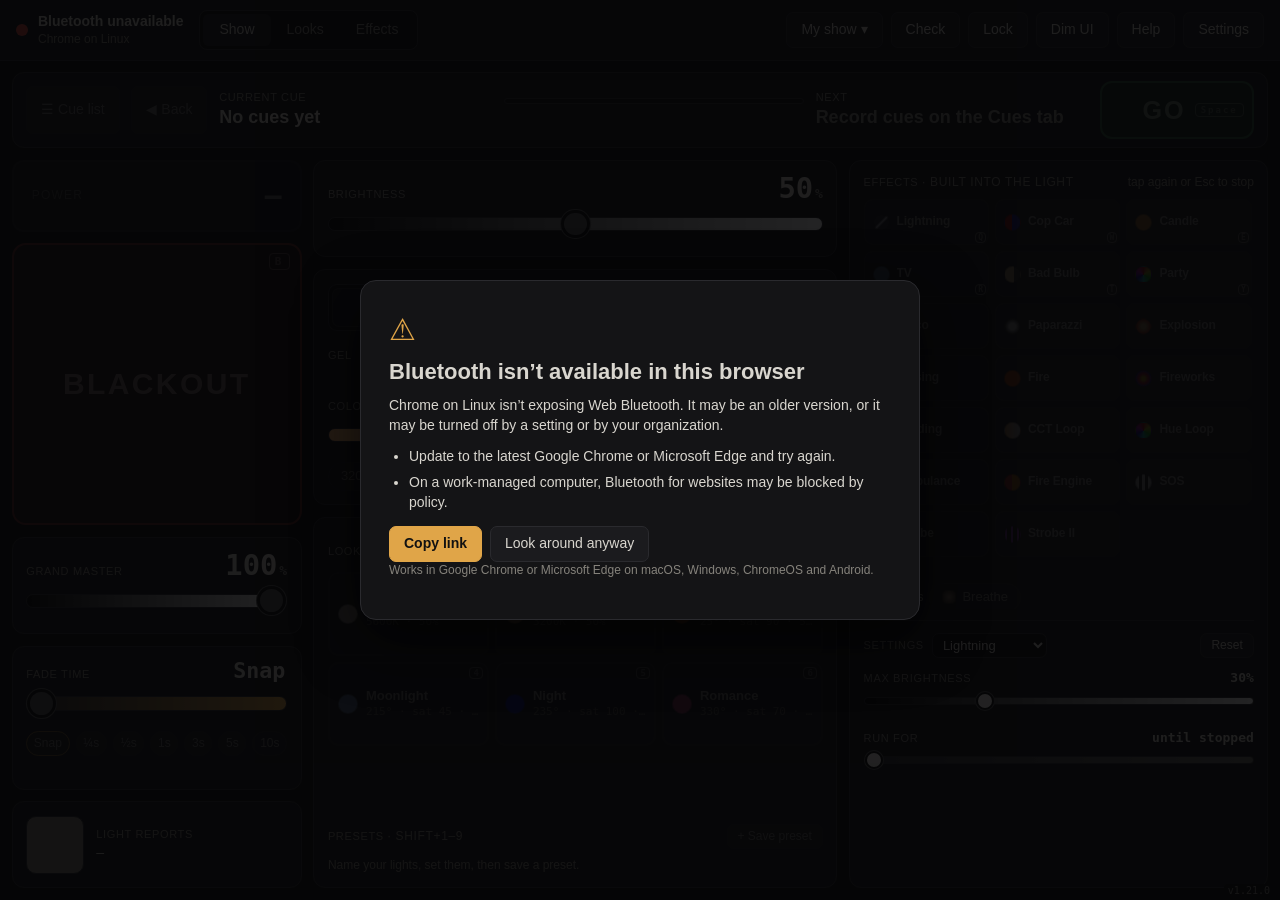
<file: web/index.html>
<!doctype html>
<html lang="en">
<head>
<meta charset="utf-8">
<meta name="viewport" content="width=device-width, initial-scale=1">
<meta name="theme-color" content="#0b0b0c">
<title>GVM Show Control: free theatre lighting app for Bluetooth LED lights</title>
<meta name="description" content="Free, open-source web app to run small-stage and theatre lighting from a laptop: control GVM and amaran Bluetooth LED lights with looks, presets, effects and a GO-button cue list. Works offline in Chrome or Edge.">
<link rel="canonical" href="https://kyles0623.github.io/gvm-show-control/">
<link rel="manifest" href="manifest.webmanifest">
<link rel="icon" href="icons/icon-192.png">
<link rel="stylesheet" href="styles.css">
<!-- Visit counter (GoatCounter: no cookies, no personal data). Skipped on localhost and when the
     "Count my visits" setting is off (localStorage skipgc = 't'). Not needed for the app to work. -->
<script data-goatcounter="https://kyles0623.goatcounter.com/count"
        async src="//gc.zgo.at/count.js"></script>
</head>
<body>
<header class="bar">
  <div class="conn">
    <span id="connDot" class="dot"></span>
    <div>
      <div id="connText" class="conn-text">Not connected</div>
      <div id="connSub" class="conn-sub">—</div>
    </div>
    <button id="connectBtn" class="btn">Connect</button>
  </div>
  <div id="lightChips" class="lchips" role="group" aria-label="Lights to control" hidden></div>
  <nav class="tabs" role="tablist">
    <button class="tab active" data-tab="show" role="tab">Show</button>
    <button class="tab" data-tab="looks" role="tab">Looks</button>
    <button class="tab" data-tab="effects" role="tab">Effects</button>
    <button id="debugTabBtn" class="tab" data-tab="debug" role="tab" hidden>Debug</button>
  </nav>
  <div class="bar-right">
    <button id="showsBtn" class="btn show-name" title="Shows: switch, add or copy a show (looks, cues and effects)"><span id="showName">My show</span> ▾</button>
    <button id="checkBtn" class="btn" title="Pre-show check: is every light connected and answering?">Check</button>
    <button id="lockBtn" class="btn toggle" title="L">Lock</button>
    <button id="dimBtn" class="btn toggle" title="Dims this screen, not the light">Dim UI</button>
    <button id="helpBtn" class="btn" title="Help (?)">Help</button>
    <button id="settingsBtn" class="btn" title="Settings">Settings</button>
  </div>
</header>

<main id="tab-show" class="tab-panel">
  <section id="cueBar" class="cuebar">
    <button id="cueListBtn" class="btn toggle cue-listbtn" title="Show / hide the cue list (C)">☰ Cue list</button>
    <button id="cueBack" class="btn cue-back" title="Back one cue (Shift+Space)">◀ Back</button>
    <div class="cue-slot">
      <div class="label">Current cue</div>
      <div id="cueNow" class="cue-title">No cues yet</div>
      <div id="cueNowNote" class="cue-note" hidden></div>
    </div>
    <div class="cue-slot cue-mid">
      <div class="cue-progress"><span id="cueProg"></span></div>
      <div id="cueState" class="hint cue-state"></div>
    </div>
    <div class="cue-slot">
      <div class="label">Next</div>
      <div id="cueNext" class="cue-title dim">Open ☰ Cue list to record</div>
      <div id="cueNextNote" class="cue-note" hidden></div>
    </div>
    <button id="cueGo" class="go" title="Run the next cue (Space)" disabled>GO <span class="key">Space</span></button>
  </section>

  <!-- Column A: live show controls -->
  <section class="col col-a">
    <button id="powerBtn" class="power" disabled>
      <span class="power-label">POWER</span>
      <span id="powerState" class="power-state">—</span>
    </button>

    <button id="blackoutBtn" class="blackout" disabled title="B">
      <span id="blackoutLabel">BLACKOUT</span>
      <span class="key">B</span>
    </button>

    <div id="lightBlackouts" class="lbo-row" role="group" aria-label="Blackout one light" hidden></div>

    <div class="group master-card">
      <div class="row-between">
        <div class="label" title="Scales the brightness of every light; looks, cues and effects keep their own levels">Grand master</div>
        <div class="big-value"><span id="masterVal">100</span><small>%</small></div>
      </div>
      <input id="master" class="range bri" type="range" min="0" max="100" step="1" value="100" aria-label="Grand master">
    </div>

    <div class="group">
      <div id="fadeCtl">
        <div class="row-between">
          <div class="label" title="Used by Blackout, Restore and Looks. Cues have their own fade times.">Fade time</div>
          <div class="big-value fade-value"><span id="fadeVal">Snap</span><small id="fadeUnit"></small></div>
        </div>
        <input id="fadeSlider" class="range fade" type="range" min="0" max="100" step="1" value="0"
               aria-label="Fade time for blackout, restore and looks" title="Fade time for Blackout, Restore and Looks">
        <div class="chips fade-chips">
          <button data-ms="0" class="chip">Snap</button>
          <button data-ms="250" class="chip">¼s</button>
          <button data-ms="500" class="chip">½s</button>
          <button data-ms="1000" class="chip">1s</button>
          <button data-ms="3000" class="chip">3s</button>
          <button data-ms="5000" class="chip">5s</button>
          <button data-ms="10000" class="chip">10s</button>
        </div>
      </div>
      <div id="fadeStatus" class="hint fade-status"></div>
    </div>

    <div class="group status-card">
      <div id="preview" class="preview" title="Approximate on-screen preview of the requested color"></div>
      <div class="status-text">
        <div class="row-between"><div class="label">Light reports</div>
          <button id="copyBtn" class="btn sm" hidden title="Copy this light’s color and brightness to other lights">Copy to…</button></div>
        <div id="readout" class="readout">—</div>
        <div id="readoutAge" class="hint"></div>
      </div>
    </div>
  </section>

  <!-- Column B: level, color, looks -->
  <section class="col col-b">
    <div class="group">
      <div class="row-between">
        <div class="label">Brightness</div>
        <div class="big-value"><span id="briVal">—</span><small>%</small></div>
      </div>
      <input id="bri" class="range bri" type="range" min="0" max="100" step="1" value="50" disabled aria-label="Brightness">
    </div>

    <div class="group color-card">
      <div id="modeSeg" class="seg mode">
        <button data-mode="cct">White (CCT)</button>
        <button data-mode="hsi">Color (HSI)</button>
      </div>
      <div class="gel-row">
        <label class="label" for="gelSel">Gel</label>
        <select id="gelSel" class="gel-select" disabled title="Gel-style colors (approximate): changes color only, keeps brightness, uses the Fade time"></select>
        <button id="gelReset" class="btn sm" disabled title="Take the gel off: back to the color before it (brightness stays)">Reset</button>
      </div>

      <div id="cctPanel" class="color-panel">
        <div class="row-between">
          <div class="label">Color temperature</div>
          <div class="big-value"><span id="cctVal">—</span><small>K</small></div>
        </div>
        <input id="cct" class="range cct" type="range" min="3200" max="5600" step="100" value="5600" disabled aria-label="Color temperature">
        <div class="chips">
          <button data-k="3200" class="chip">3200 Tungsten</button>
          <button data-k="4300" class="chip">4300</button>
          <button data-k="5600" class="chip">5600 Daylight</button>
        </div>
      </div>

      <div id="hsiPanel" class="color-panel" hidden>
        <div class="row-between">
          <div class="label">Hue</div>
          <div class="big-value"><span id="hueVal">—</span><small>°</small></div>
        </div>
        <input id="hue" class="range hue" type="range" min="0" max="360" step="5" value="0" disabled aria-label="Hue">
        <div class="row-between">
          <div class="label">Saturation</div>
          <div class="big-value"><span id="satVal">—</span><small>%</small></div>
        </div>
        <input id="sat" class="range sat" type="range" min="0" max="100" step="1" value="100" disabled aria-label="Saturation">
        <div class="chips swatches">
          <button data-h="0" title="Red" style="--c:hsl(0 100% 50%)"></button>
          <button data-h="30" title="Orange" style="--c:hsl(30 100% 50%)"></button>
          <button data-h="55" title="Yellow" style="--c:hsl(55 100% 50%)"></button>
          <button data-h="120" title="Green" style="--c:hsl(120 100% 45%)"></button>
          <button data-h="180" title="Cyan" style="--c:hsl(180 100% 45%)"></button>
          <button data-h="240" title="Blue" style="--c:hsl(240 100% 60%)"></button>
          <button data-h="285" title="Purple" style="--c:hsl(285 100% 55%)"></button>
          <button data-h="320" title="Magenta" style="--c:hsl(320 100% 55%)"></button>
        </div>
      </div>
    </div>

    <div class="group looks-card lockable">
      <div class="row-between">
        <div class="label">Looks <span class="hint">· keys 1–9</span></div>
        <span class="row look-actions">
          <button id="updateLookBtn" class="btn sm" title="Pick a look to replace with the selected light’s current color and brightness">Update look</button>
          <button id="saveLookBtn" class="btn sm" title="Save the selected light’s current look">+ Save look</button>
        </span>
      </div>
      <div id="lookPickHint" class="hint look-pick-hint" hidden>Tap the look to replace (or press its number) · Esc to cancel</div>
      <div id="looks" class="tiles"></div>
      <div class="preset-bar">
        <span class="label" title="A preset gives each light, by its name (MAIN, LEFT, BAR…), its own color, brightness and effect">Presets <span class="hint">· Shift+1–9</span></span>
        <div id="presetChips" class="preset-chips"></div>
        <button id="savePresetBtn" class="btn sm" title="Save every connected light’s current look, by light name, as a preset">+ Save preset</button>
      </div>
    </div>
  </section>

  <!-- Column C: effects -->
  <section class="col col-c">
    <div id="effectsCard" class="group effects-card lockable">
      <div class="row-between">
        <div class="label" title="These run on the light itself: smooth, and they keep going if Bluetooth drops">Effects <span class="hint">· built into the light</span></div>
        <span class="hint">tap again or Esc to stop</span>
      </div>
      <div id="effects" class="tiles"></div>
      <div id="customFx" class="custom-fx" hidden></div>
      <div class="fx-settings">
        <div class="row-between">
          <div class="row fx-head">
            <div class="label">Settings</div>
            <select id="fxSelect" class="fx-select" aria-label="Effect to edit"></select>
            <span id="fxRunning" class="hint"></span>
          </div>
          <button id="fxReset" class="btn sm" title="Restore this effect’s default settings">Reset</button>
        </div>
        <div id="fxParams" class="fx-params"></div>
      </div>
    </div>
    <section id="cuePanel" class="group cue-panel" aria-label="Cue list" hidden></section>
  </section>
</main>

<main id="tab-looks" class="tab-panel" hidden>
  <section class="group looks-lib">
    <div class="row-between">
      <div class="label">Looks</div>
      <div class="row" style="margin:0">
        <button id="lookSave" class="btn sm" title="Save the selected light’s current look">+ Save current</button>
        <button id="lookReset" class="btn sm danger">Restore defaults</button>
      </div>
    </div>
    <p class="hint">The first nine are on the Show tab (keys 1–9). Looks fade in using the Fade time. Cues are recorded from
      <b>☰ Cue list</b> on the Show tab.</p>
    <div id="lookList" class="look-list"></div>
  </section>
  <section class="group looks-lib presets-lib">
    <div class="row-between">
      <div class="label">Presets</div>
      <div class="row" style="margin:0"><button id="presetSave" class="btn sm">+ Save current</button></div>
    </div>
    <p class="hint">A preset sets each light by its <b>name</b> (rename lights by double-clicking their chip): every light
      called BAR gets the BAR entry, and lights not in the preset stay as they are. So a preset works with whichever
      lights have those names, even after re-pairing or on another computer. The first nine are on the Show tab (Shift+1–9).</p>
    <div id="presetList" class="look-list"></div>
  </section>
</main>

<main id="tab-effects" class="tab-panel" hidden>
  <section class="group fxb">
    <div class="fxb-side">
      <div class="row-between">
        <div class="label">Custom effects</div>
        <button id="fxbNew" class="btn sm">+ New effect</button>
      </div>
      <select id="fxbTemplate" class="fxb-template" aria-label="Start from a template"></select>
      <div id="fxbList" class="fxb-list"></div>
      <p class="hint">Build an effect from steps: a color, a brightness, how long to hold it and how long to fade into it.
        It loops. Custom effects appear on the Show tab under the built-in ones, run on the selected lights like
        any effect, and can be recorded into cues. Edits apply while it runs.</p>
    </div>
    <div id="fxbEdit" class="fxb-edit"></div>
  </section>
</main>

<main id="tab-debug" class="tab-panel debug" hidden>
  <section class="dcol">
    <div class="group">
      <div class="label">Raw write</div>
      <select id="writeTarget"></select>
      <div class="row">
        <input id="hexInput" type="text" placeholder="4C 54 09 00 30 57 00 00 01 01 22 DF" spellcheck="false">
        <button id="sendHexBtn" class="btn">Send</button>
      </div>
      <div class="row">
        <button id="handshakeBtn" class="btn">Handshake</button>
        <label><input id="echoChk" type="checkbox" checked> Echo status frames</label>
        <label><input id="quietChk" type="checkbox" checked> Hide status lines</label>
      </div>
    </div>
    <div class="group">
      <div class="label">Explorer pairing (any device)</div>
      <textarea id="extraServices" spellcheck="false" placeholder="extra optionalServices, one per line"></textarea>
      <div class="row">
        <button id="pairAnyBtn" class="btn">Choose any device…</button>
        <button id="disconnectBtn" class="btn">Disconnect</button>
        <button id="forgetBtn" class="btn">Forget light</button>
      </div>
    </div>
    <div class="group">
      <div class="row-between"><div class="label">Status watch</div><span class="hint">read-only · updates every ~5 s</span></div>
      <p class="hint">Values the light reports. <b>p1</b> isn’t decoded yet: if it ever changes, it turns orange and the change is
        written to the log.</p>
      <div id="statusWatch" class="status-watch">(not connected)</div>
    </div>
    <div class="group grow">
      <div class="row-between"><div class="label">GATT</div><button id="copyGattBtn" class="btn sm">Copy</button></div>
      <pre id="gatt">(not connected)</pre>
    </div>
  </section>
  <section class="dcol grow">
    <div class="group grow">
      <div class="row-between">
        <div id="logTitle" class="label">Log</div>
        <div class="row">
          <button id="copyLogBtn" class="btn sm">Copy</button>
          <button id="downloadLogBtn" class="btn sm">Download</button>
          <button id="clearLogBtn" class="btn sm">Clear</button>
        </div>
      </div>
      <pre id="log"></pre>
    </div>
  </section>
</main>

<!-- Unsupported browser / OS -->
<div id="blocker" class="overlay" hidden>
  <div class="sheet">
    <div class="sheet-icon">⚠︎</div>
    <h1 id="blockTitle"></h1>
    <p id="blockBody"></p>
    <ul id="blockSteps" class="steps"></ul>
    <div class="row">
      <button id="copyLinkBtn" class="btn primary">Copy link</button>
      <button id="blockDismiss" class="btn">Look around anyway</button>
    </div>
    <p class="hint">Works in Google Chrome or Microsoft Edge on macOS, Windows, ChromeOS and Android.</p>
  </div>
</div>

<!-- First-run setup -->
<div id="setup" class="overlay" hidden>
  <div class="sheet wide">
    <h1>Set up your light</h1>
    <p class="hint">This only takes a minute. The app remembers your light afterwards.</p>
    <ol class="checklist">
      <li id="chkBrowser"><div class="chk-head"><span class="mark"></span><b>Browser</b></div><div class="chk-body"></div></li>
      <li id="chkBt"><div class="chk-head"><span class="mark"></span><b>Bluetooth</b></div><div class="chk-body"></div></li>
      <li id="chkLight"><div class="chk-head"><span class="mark">3</span><b>Get the light ready</b></div><ul class="steps chk-body"></ul></li>
      <li id="chkPair"><div class="chk-head"><span class="mark">4</span><b>Pair</b></div>
        <div class="chk-body">
          <p>Press the button, then choose your light in the list your browser shows: <b>BT_LED</b> for GVM.
            <a href="#" class="open-lights">Which lights work?</a></p>
          <button id="setupPairBtn" class="btn primary big">Find my light</button>
          <div id="setupMsg" class="setup-msg"></div>
        </div>
      </li>
    </ol>
    <div class="row-between">
      <button id="setupSkip" class="btn">Skip for now</button>
      <span class="hint">You can run this again from Help.</span>
    </div>
  </div>
</div>

<!-- Settings -->
<dialog id="settingsDlg" class="dlg">
  <div class="dlg-head"><h2>Settings</h2><button class="btn sm" data-close>Done</button></div>
  <section>
    <h3>Lights</h3>
    <div id="setLights" class="light-list"></div>
    <div class="row">
      <button id="setAddLight" class="btn">Add another light</button>
      <button type="button" class="btn open-lights">Supported lights</button>
      <button type="button" id="setSpeedTest" class="btn" title="How fast simulated effects can go on lights without built-in effects">Effect speed test…</button>
    </div>
    <div class="label">Groups</div>
    <div id="setGroups" class="set-groups"></div>
    <div class="row"><button id="setAddGroup" class="btn">+ New group</button></div>
    <label class="switch"><input id="setAuto" type="checkbox"> Connect automatically when the app opens</label>
    <p class="hint">With more than one light, chips appear at the top: tap a light to control only it, Shift-click to pick several.
      Double-click a chip to rename that light. The big Blackout covers every light; the buttons under it black out one light each. <kbd>Tab</kbd> cycles All → each light.</p>
  </section>
  <section>
    <h3>During the show</h3>
    <label class="switch"><input id="wakeChk" type="checkbox"> Keep the screen awake while connected</label>
    <label class="switch"><input id="setConfirm" type="checkbox"> Warn before closing the app while connected</label>
    <label class="switch"><input id="setDim" type="checkbox"> Dim the interface (for a dark booth)</label>
  </section>
  <section>
    <h3>Looks &amp; effects</h3>
    <button id="setResetFx" class="btn">Reset all effect settings</button>
  </section>
  <section>
    <h3>Backup</h3>
    <div class="row">
      <button id="setExport" class="btn">Export backup…</button>
      <button id="setImport" class="btn">Import backup…</button>
      <input id="importFile" type="file" accept=".json,application/json" hidden>
    </div>
    <p class="hint">Looks, cues, your effects, effect settings and preferences are kept only in this browser. Export them to a
      file to keep them safe (clearing the browser's site data erases them) or to move the show to another computer.</p>
  </section>
  <section>
    <h3>Advanced</h3>
    <label class="switch"><input id="setDebug" type="checkbox"> Show the Debug tab (raw commands and log)</label>
    <button id="setResetAll" class="btn danger">Reset all app settings</button>
  </section>
  <section class="about">
    <h3>About</h3>
    <p><b>GVM Show Control</b> <span id="appVersion"></span> · <span id="envInfo"></span></p>
    <p class="hint">Unofficial controller, not affiliated with or endorsed by GVM. Runs in your browser: your lights,
      looks, cues and effects never leave it. The hosted app counts visits with GoatCounter (no cookies, no personal
      data; page, browser, screen size and country only); turn that off below. Works offline once installed.</p>
    <label class="switch"><input id="setCount" type="checkbox"> Count my visits (anonymous)</label>
    <p class="links"><a class="lnk-changelog" target="_blank" rel="noopener" title="Highlights of recent versions">What’s new</a> ·
      <a class="lnk-bug" target="_blank" rel="noopener">Report a problem</a> ·
      <a class="lnk-idea" target="_blank" rel="noopener">Suggest a feature</a> ·
      <a class="lnk-repo" target="_blank" rel="noopener">Source code</a></p>
  </section>
</dialog>

<!-- What's new -->
<dialog id="newsDlg" class="dlg">
  <div class="dlg-head"><h2>What’s new <span id="newsVersion" class="hint"></span></h2><button class="btn sm" data-close>Close</button></div>
  <section>
    <div id="newsList" class="news-list"></div>
  </section>
  <section class="news-more">
    <a id="newsMore" target="_blank" rel="noopener">Older versions: the full changelog on GitHub →</a>
  </section>
</dialog>

<!-- Speed test -->
<dialog id="speedDlg" class="dlg dlg-sm">
  <div class="dlg-head"><h2>Effect speed test</h2><button class="btn sm" data-close>Close</button></div>
  <section>
    <p class="hint">For lights without built-in effects (amaran), the app plays the effects step by step. Some lights
      glide into each change, so very fast steps blur. Watch the light: it flashes on and off at 500, 300, 200, 150
      and 100 ms, six times each, with a pause between speeds.</p>
    <p id="speedNow" class="speed-now"></p>
    <div id="speedPick" class="row speed-pick"></div>
    <div class="row dlg-actions"><button id="speedRun" class="btn primary">Start</button></div>
  </section>
</dialog>

<!-- Supported lights -->
<dialog id="lightsDlg" class="dlg">
  <div class="dlg-head"><h2>Supported lights</h2><button class="btn sm" data-close>Close</button></div>
  <section>
    <div id="lightsList" class="lights-list"></div>
    <p class="hint">Product photos are shown from each maker’s website (they need an internet connection). Have
      another light? <a class="lnk-idea" target="_blank" rel="noopener">Suggest it</a> or send a
      <a class="lnk-light" target="_blank" rel="noopener">light report</a>.</p>
  </section>
</dialog>

<!-- Name a new preset -->
<dialog id="presetNameDlg" class="dlg dlg-sm">
  <form id="presetNameForm" method="dialog">
    <div class="dlg-head"><h2>Save preset</h2></div>
    <section>
      <label class="field">Name<input id="presetNameInput" type="text" maxlength="40" autocomplete="off" required placeholder="e.g. BAR-FOCUSED"></label>
      <p class="hint">Saves each connected light under its name:</p>
      <ul id="presetNameLights" class="preset-summary"></ul>
      <div class="row dlg-actions">
        <button type="button" class="btn" data-close>Cancel</button>
        <button type="submit" class="btn primary">Save</button>
      </div>
    </section>
  </form>
</dialog>

<!-- Mesh light setup -->
<dialog id="untestedDlg" class="dlg dlg-sm">
  <form id="untestedForm" method="dialog">
    <div class="dlg-head"><h2>Untested light: <span id="untestedBrand">this brand</span></h2></div>
    <section>
      <p>Support for <span class="untestedBrand">this brand</span> is built from public documentation
        (<span id="untestedSource">its source</span>). Nobody has tried it on a real light yet.</p>
      <ul class="hint">
        <li>The light may not respond, or some controls may not work.</li>
        <li>The app only sends commands from that documentation. It never updates the light's firmware.</li>
        <li>Most of these lights don't answer, so the app shows what it sent, not what the light did.</li>
        <li>Lights from this brand show a <b>β</b> on their button.</li>
      </ul>
      <p class="hint">Tried it? <a id="untestedReport" href="#" target="_blank" rel="noopener">Report the result</a>
        (Settings → Lights has the same link). That's how a light becomes "verified".</p>
      <div class="row dlg-actions">
        <button type="button" class="btn" data-close>Cancel</button>
        <button type="submit" class="btn primary">Try it</button>
      </div>
    </section>
  </form>
</dialog>

<dialog id="meshSetupDlg" class="dlg dlg-sm">
  <form id="meshSetupForm" method="dialog">
    <div class="dlg-head"><h2>Set up this light?</h2></div>
    <section>
      <p><b id="meshSetupName">This light</b> is a Bluetooth Mesh light (<span class="meshBrand">amaran</span>) that isn't set up yet. The app can add it
        to its own mesh network, kept in this browser, so the app can control it.</p>
      <ul class="hint">
        <li>While it's in this app's network, the <span class="meshBrand">amaran</span> app can't control it.</li>
        <li>To undo: <span id="meshSetupReset">on the light, open the Bluetooth menu and hold “Press to Reset”</span>.</li>
        <li>Support for this light is <b>untested</b>: some controls may not work yet.</li>
        <li>Export a backup afterwards (Settings → Backup): the network keys are in it.</li>
      </ul>
      <div class="row dlg-actions">
        <button type="button" class="btn" data-close>Cancel</button>
        <button type="submit" class="btn primary">Set up</button>
      </div>
    </section>
  </form>
</dialog>

<!-- Light group -->
<dialog id="groupDlg" class="dlg dlg-sm">
  <form id="groupForm" method="dialog">
    <div class="dlg-head"><h2 id="groupDlgTitle">New group</h2></div>
    <section>
      <label class="field">Name<input id="groupName" type="text" maxlength="24" autocomplete="off" required></label>
      <div class="label">Lights</div>
      <div id="groupLights"></div>
      <div class="row dlg-actions">
        <button type="button" id="groupDelete" class="btn danger" hidden>Delete group</button>
        <span class="grow"></span>
        <button type="button" class="btn" data-close>Cancel</button>
        <button type="submit" class="btn primary">Save</button>
      </div>
    </section>
  </form>
</dialog>

<!-- Edit show: name + which effects and looks the Show tab offers -->
<dialog id="editShowDlg" class="dlg">
  <form id="editShowForm" method="dialog">
    <div class="dlg-head"><h2>Edit show</h2>
      <span class="row"><button type="button" class="btn sm" data-close>Cancel</button><button type="submit" class="btn sm primary">Save</button></span></div>
    <section>
      <label class="field">Show name<input id="editShowName" type="text" maxlength="40" autocomplete="off" required></label>
      <p class="hint">Tick what this show's Show tab offers and put it in order with ↑ ↓. The first six effect tiles get keys
        Q–Y and the first nine looks get keys 1–9 (the board shows up to nine looks). New looks and effects appear at the end.</p>
    </section>
    <section><div class="row-between"><h3>Effect tiles (on the light)</h3><span class="row board-btns" data-part="tiles"></span></div><div class="board-list" data-part="tiles"></div></section>
    <section><div class="row-between"><h3>App effects row</h3><span class="row board-btns" data-part="chips"></span></div><div class="board-list" data-part="chips"></div></section>
    <section><div class="row-between"><h3>Looks</h3><span class="row board-btns" data-part="looks"></span></div><div class="board-list" data-part="looks"></div></section>
  </form>
</dialog>

<!-- Copy one light to others -->
<dialog id="copyDlg" class="dlg dlg-sm">
  <form id="copyForm" method="dialog">
    <div class="dlg-head"><h2 id="copyTitle">Copy</h2></div>
    <section>
      <div class="label">To</div>
      <div id="copyTargets"></div>
      <div id="copyGroups" class="row copy-groups"></div>
      <div class="label">What</div>
      <label class="switch"><input type="checkbox" data-prop="color"> Color (white/color mode, temperature, hue, saturation)</label>
      <label class="switch"><input type="checkbox" data-prop="bri"> Brightness</label>
      <label class="switch"><input type="checkbox" data-prop="power"> On / off</label>
      <p class="hint">Uses the Fade time. A light that's off ignores color and brightness until it's turned on.</p>
      <div class="row dlg-actions">
        <button type="button" class="btn" data-close>Cancel</button>
        <button type="submit" id="copyGo" class="btn primary">Copy</button>
      </div>
    </section>
  </form>
</dialog>

<!-- Shows -->
<dialog id="showsDlg" class="dlg">
  <div class="dlg-head"><h2>Shows</h2><button class="btn sm" data-close>Close</button></div>
  <section>
    <div id="showsList" class="shows-list"></div>
    <div class="row"><button id="showNew" class="btn">+ New show</button></div>
    <p class="hint">Each show has its own looks, cues and effects (Effects tab). Lights, groups, effect settings and
      preferences are shared. Opening another show reloads the app; lights reconnect on their own if “Connect
      automatically” is on. Export a backup (Settings) to keep a show safe or move it to another computer.</p>
  </section>
</dialog>

<!-- Import a backup -->
<dialog id="importDlg" class="dlg">
  <form id="importForm" method="dialog">
    <div class="dlg-head"><h2>Import backup</h2><button type="button" class="btn sm" data-close>Cancel</button></div>
    <section>
      <p id="importFrom" class="hint"></p>
      <h3>Bring in</h3>
      <div id="importParts"></div>
    </section>
    <section id="importMapSec">
      <h3>Lights</h3>
      <p class="hint">Cues keep settings per light. Pick which of your lights takes each light from the backup.</p>
      <div id="importMap" class="import-map"></div>
    </section>
    <section>
      <h3>How</h3>
      <label class="switch"><input type="radio" name="importMode" value="merge" checked> Add to what’s here (same item → the backup’s version)</label>
      <label class="switch"><input type="radio" name="importMode" value="replace"> Replace what’s here</label>
      <p class="hint">The app reloads after importing; lights reconnect on their own if “Connect automatically” is on.</p>
      <div class="row dlg-actions"><button type="submit" id="importGo" class="btn primary">Import</button></div>
    </section>
  </form>
</dialog>

<!-- Name a new look -->
<dialog id="lookNameDlg" class="dlg dlg-sm">
  <form id="lookNameForm" method="dialog">
    <div class="dlg-head"><h2>Save look</h2></div>
    <section>
      <label class="field">Name<input id="lookNameInput" type="text" maxlength="40" autocomplete="off" required></label>
      <p id="lookNameDesc" class="hint"></p>
      <div class="row dlg-actions">
        <button type="button" class="btn" data-close>Cancel</button>
        <button type="submit" class="btn primary">Save</button>
      </div>
    </section>
  </form>
</dialog>

<!-- Pre-show check -->
<dialog id="checkDlg" class="dlg">
  <div class="dlg-head"><h2>Pre-show check</h2><button class="btn sm" data-close>Close</button></div>
  <section>
    <p id="checkSummary" class="check-summary"></p>
    <ul id="checkList" class="check-list"></ul>
    <p class="hint">Each light that is on dims for a moment, one at a time, so you can see which is which, and has to
      confirm the change. Lights that are off or running an effect aren't flashed; they pass if they've answered in the last few seconds.</p>
    <div class="row"><button id="checkRun" class="btn">Run again</button></div>
  </section>
</dialog>

<!-- Help -->
<dialog id="helpDlg" class="dlg">
  <div class="dlg-head"><h2>Help</h2><button class="btn sm" data-close>Close</button></div>
  <section>
    <p><a href="#" class="open-lights">Supported lights (brands, models, photos) →</a> ·
      <a href="guide/" target="_blank" rel="noopener">Guide: set up a small theatre lighting system →</a></p>
    <h3>Quick start</h3>
    <ol class="steps">
      <li>Turn the light on and set it to <b>App mode</b>: press the small <b>mode button</b> on the light (it cycles through the modes) until the display shows <b>APP</b>. Close the GVM phone app.</li>
      <li>Press <b>Pair light</b> (top left) and choose <b>BT_LED</b>.</li>
      <li>Use the sliders, or tap a <b>Look</b> or <b>Effect</b>.</li>
      <li><b>Blackout</b> (or <kbd>B</kbd>) takes the light out; press again to restore. Set a fade time to fade instead of snapping.</li>
      <li>For a show, open <b>☰ Cue list</b> (<kbd>C</kbd>) on the Show tab: set the lights, press <b>Record</b>, repeat. During the show press <b>GO</b> (<kbd>Space</kbd>) for each cue. <b>Pop out</b> puts the list in its own window, e.g. on a second screen.</li>
      <li>More lights: press <b>+</b> next to the light chips (or Settings → Lights → Add another light). Chips at the top choose which light the controls change (<kbd>Tab</kbd> cycles them); <b>double-click a chip to rename</b> a light, e.g. “Key”, “Fill”.</li>
      <li>The <b>Gel</b> menu applies gel-style colors; the <b>Effects</b> tab lets you build your own effects from color steps.</li>
      <li>Before the show press <b>Check</b>: every light must answer, and each one dims briefly so you can see which is which.</li>
      <li>Press <b>Lock</b> before the show so nothing changes by accident — GO, Back and Blackout still work.</li>
    </ol>
    <button id="helpSetupBtn" class="btn">Run setup again</button>
  </section>
  <section>
    <h3>Keyboard shortcuts</h3>
    <table class="keys-table">
      <tr><td><kbd>Space</kbd></td><td>GO — run the next cue</td></tr>
      <tr><td><kbd>⇧</kbd> <kbd>Space</kbd></td><td>Back one cue</td></tr>
      <tr><td><kbd>B</kbd></td><td>Blackout / restore (all lights). With 2+ lights, the buttons under Blackout do one light each.</td></tr>
      <tr><td><kbd>Tab</kbd> / <kbd>⇧</kbd> <kbd>Tab</kbd></td><td>Cycle which light the controls change: All → each light → All</td></tr>
      <tr><td><kbd>↑</kbd> <kbd>↓</kbd></td><td>Brightness ±5 (hold <kbd>⇧</kbd> for ±1)</td></tr>
      <tr><td><kbd>1</kbd>–<kbd>9</kbd></td><td>Looks (fade in with the Fade time)</td></tr>
      <tr><td><kbd>Q</kbd>–<kbd>Y</kbd></td><td>Start / stop the first six built-in effects (Lightning, Cop Car, Candle, TV, Bad Bulb, Party)</td></tr>
      <tr><td><kbd>Esc</kbd></td><td>Stop: effect (back to the previous look), running fade, pending automatic next cue</td></tr>
      <tr><td><kbd>C</kbd></td><td>Show / hide the cue list</td></tr>
      <tr><td><kbd>L</kbd></td><td>Lock / unlock (GO, Back and Blackout still work)</td></tr>
      <tr><td><kbd>?</kbd></td><td>This help</td></tr>
    </table>
  </section>
  <section>
    <h3>Troubleshooting</h3>
    <details><summary>The light doesn’t appear in the list</summary><ul id="helpLight" class="steps"></ul></details>
    <details><summary>“Bluetooth is off or blocked”</summary><ul id="helpBt" class="steps"></ul></details>
    <details><summary>It connects, then drops — or won’t connect at all</summary><ul class="steps">
      <li>The phone app is the usual cause: the light accepts one connection. Close the GVM app or turn the phone’s Bluetooth off.</li>
      <li>Power-cycle the light, then press Connect.</li>
      <li>Move closer; walls and bodies reduce range.</li></ul></details>
    <details><summary>The app asks me to pick the light every time</summary><ul class="steps">
      <li>Remembering a light needs a recent Chrome or Edge. Update the browser.</li>
      <li>If it still forgets, open <code>chrome://flags/#enable-web-bluetooth-new-permissions-backend</code>, enable it and relaunch.</li>
      <li>Clearing browsing data for this site also clears the permission.</li></ul></details>
    <details><summary>Effects stutter or skip</summary><ul class="steps">
      <li>Lower the effect’s Speed.</li>
      <li>Keep the light closer to the computer.</li></ul></details>
    <details><summary>Changes don’t show up after an update</summary><ul class="steps">
      <li>Reload with <kbd>⌘</kbd>/<kbd>Ctrl</kbd> + <kbd>Shift</kbd> + <kbd>R</kbd>, or close and reopen the installed app.</li>
      <li>The version in the lower-right corner tells you which version is running.</li></ul></details>
  </section>
  <section>
    <h3>Feedback &amp; updates</h3>
    <p>Found a problem or have an idea? <b>Report a problem</b> opens a GitHub issue with your app version and browser
      filled in. For connection problems, include the log: Settings → Advanced → “Show the Debug tab”, reproduce it,
      and copy the last lines.</p>
    <p class="links"><a class="lnk-changelog" target="_blank" rel="noopener" title="Highlights of recent versions">What’s new</a> ·
      <a class="lnk-bug" target="_blank" rel="noopener">Report a problem</a> ·
      <a class="lnk-idea" target="_blank" rel="noopener">Suggest a feature</a> ·
      <a class="lnk-light" target="_blank" rel="noopener">Report another GVM light</a> ·
      <a class="lnk-repo" target="_blank" rel="noopener">Source code</a></p>
  </section>
</dialog>

<div id="toasts" class="toasts" aria-live="polite"></div>

<script type="module" src="app.js"></script>
<a id="versionBadge" class="version-badge" target="_blank" rel="noopener" title="GVM Show Control version: click for what’s new (if it doesn’t change after an update, reload the page)"></a>
</body>
</html>
</file>
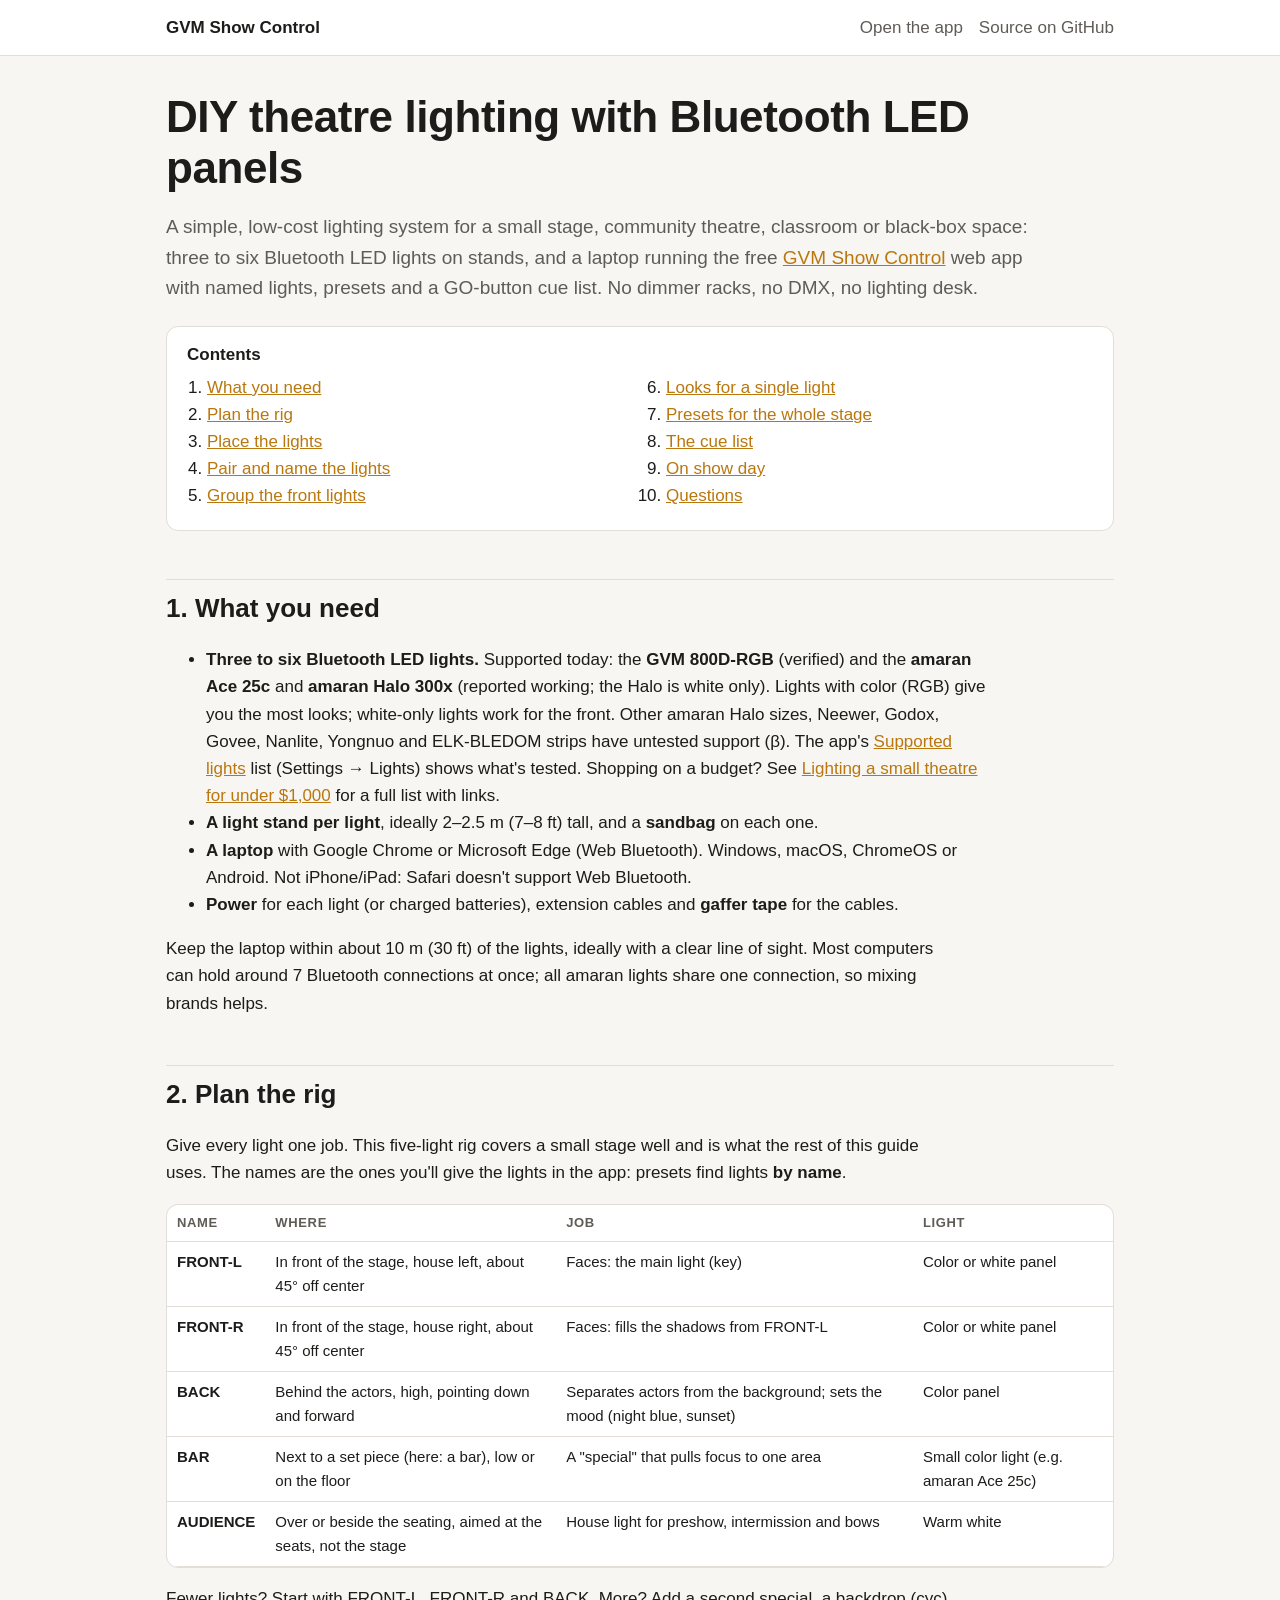
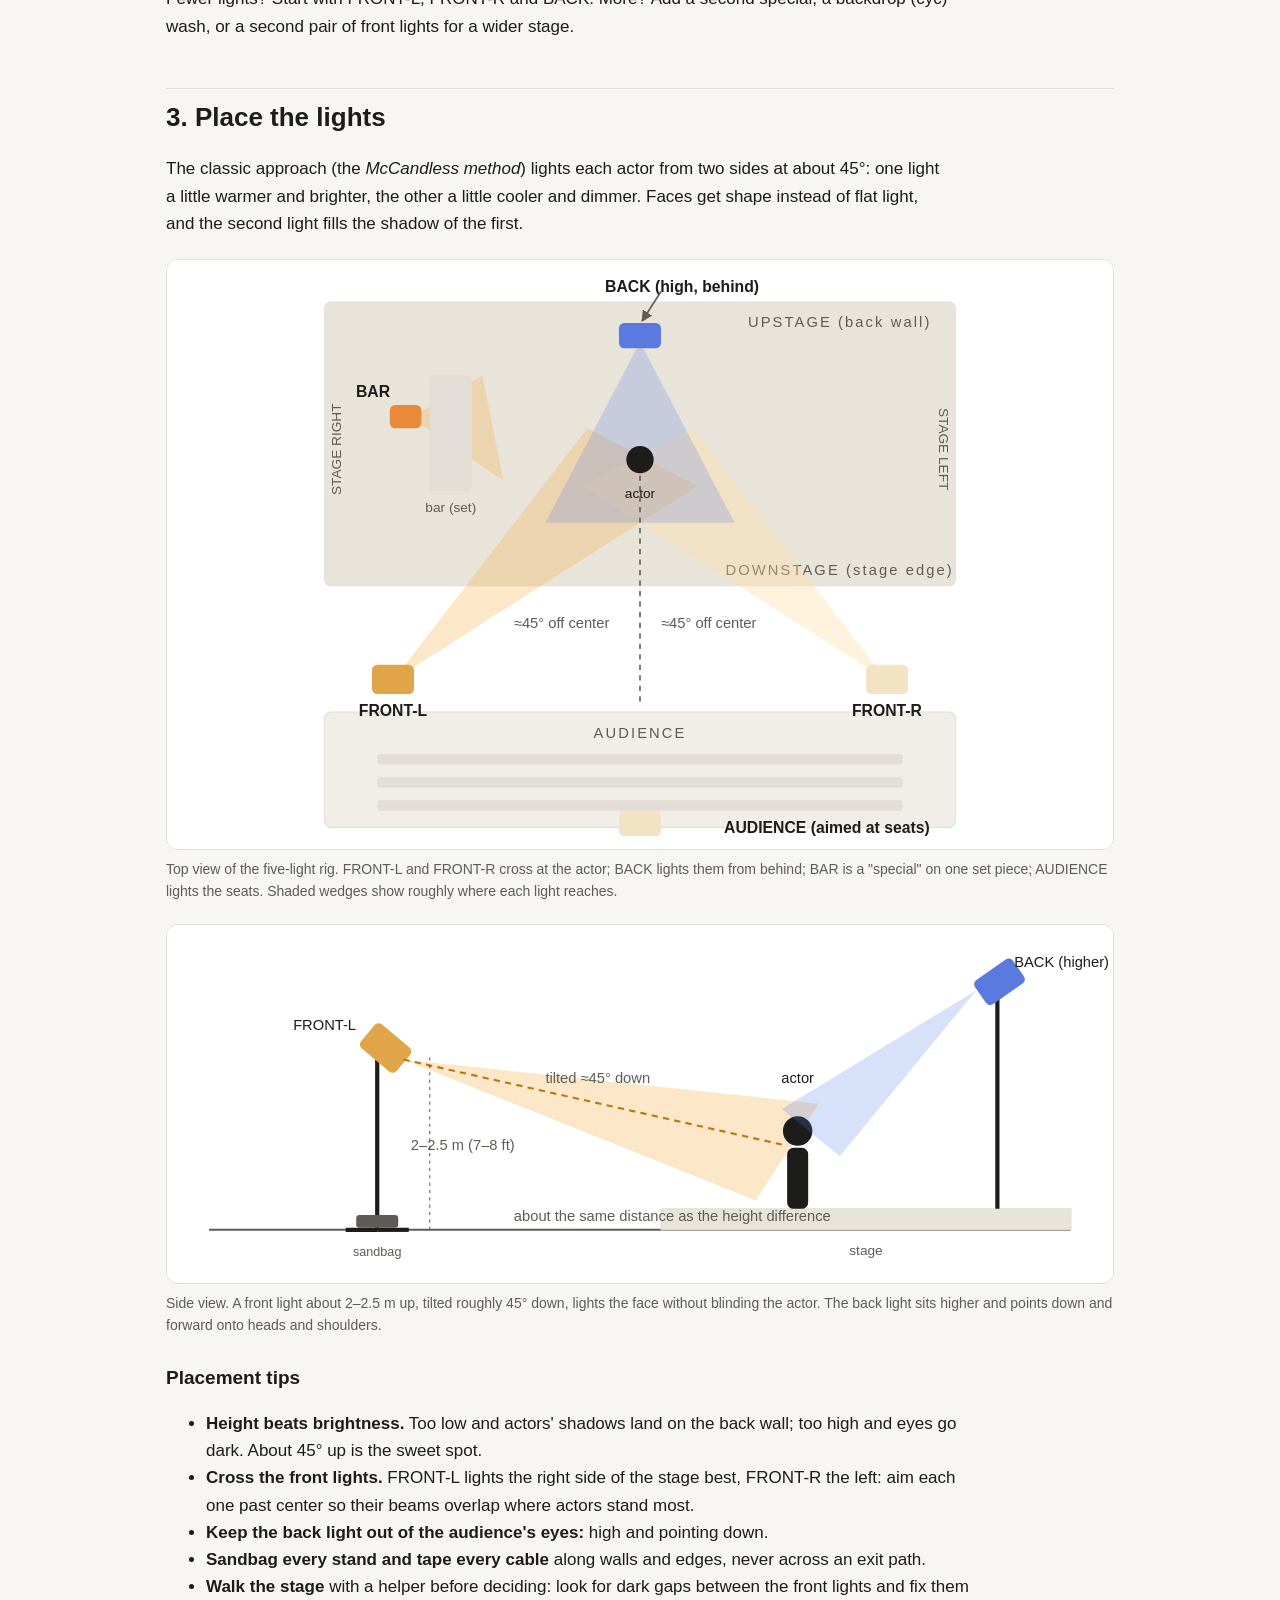
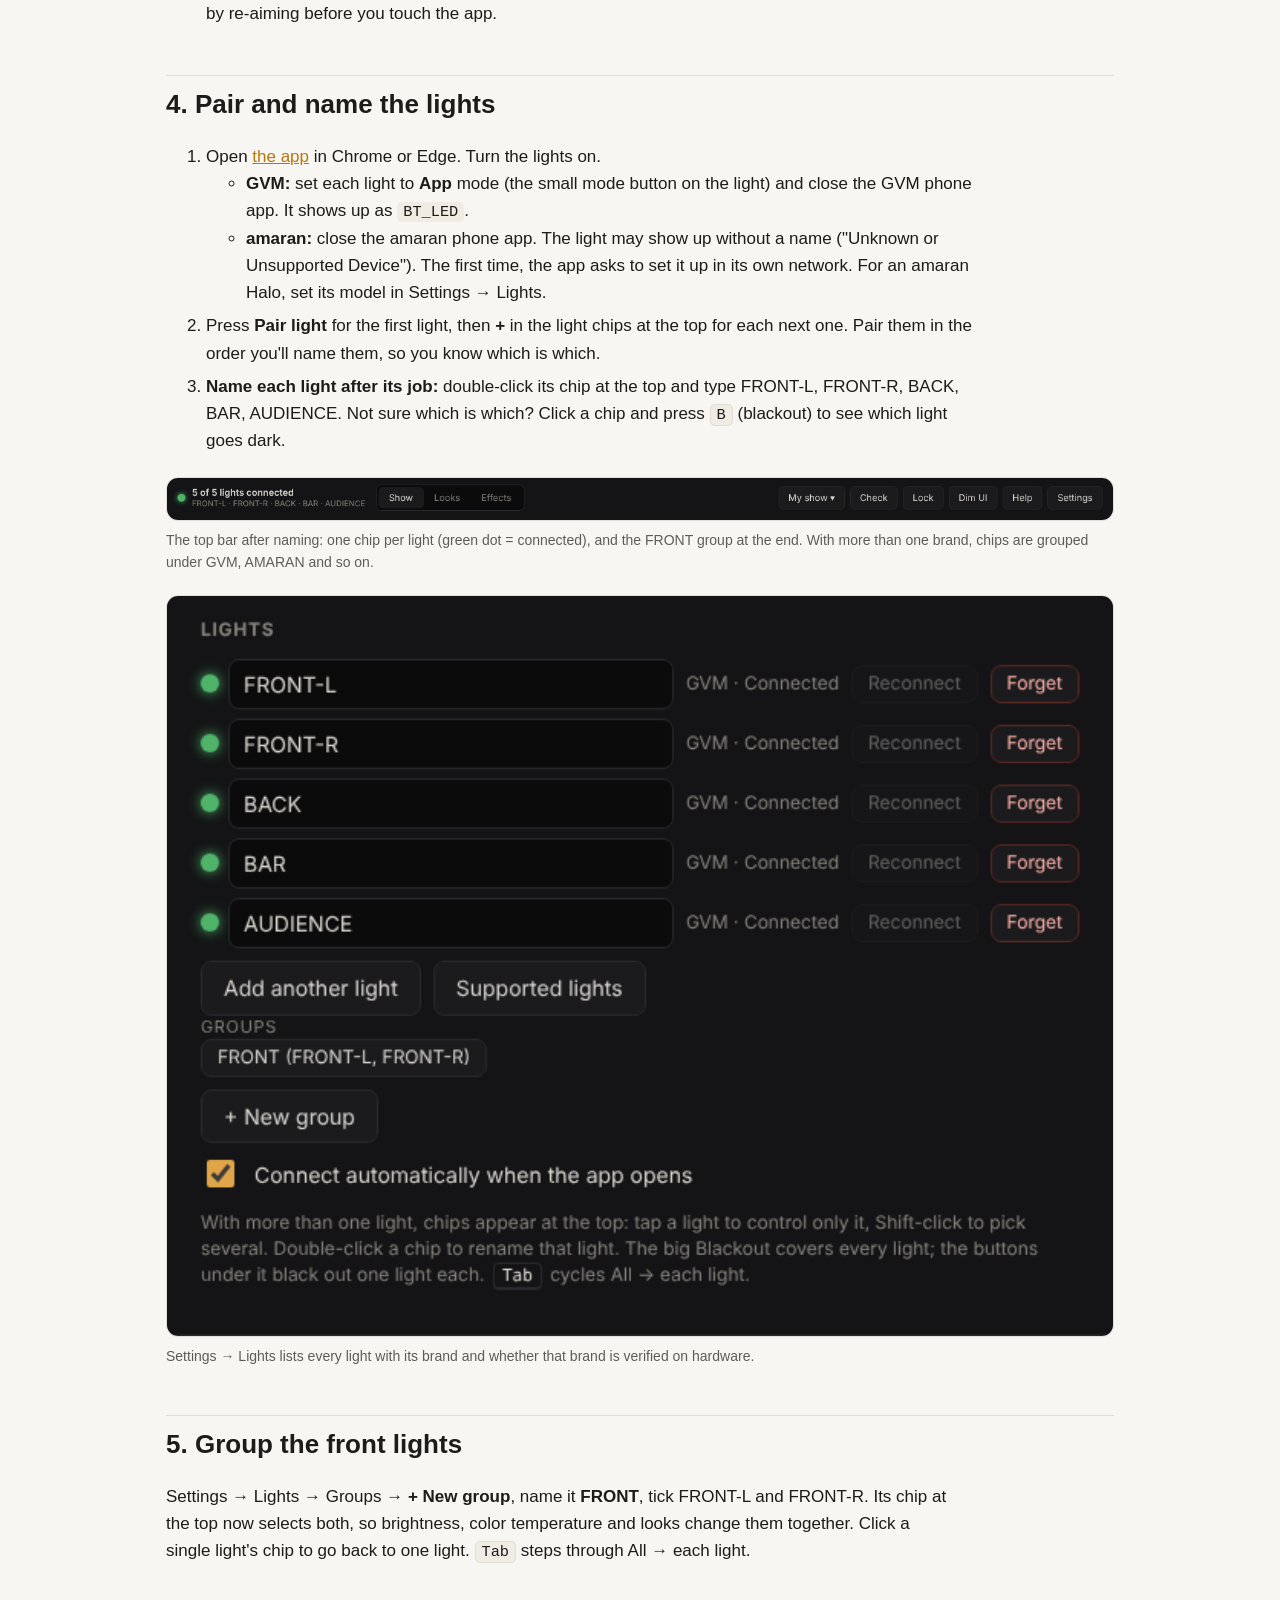
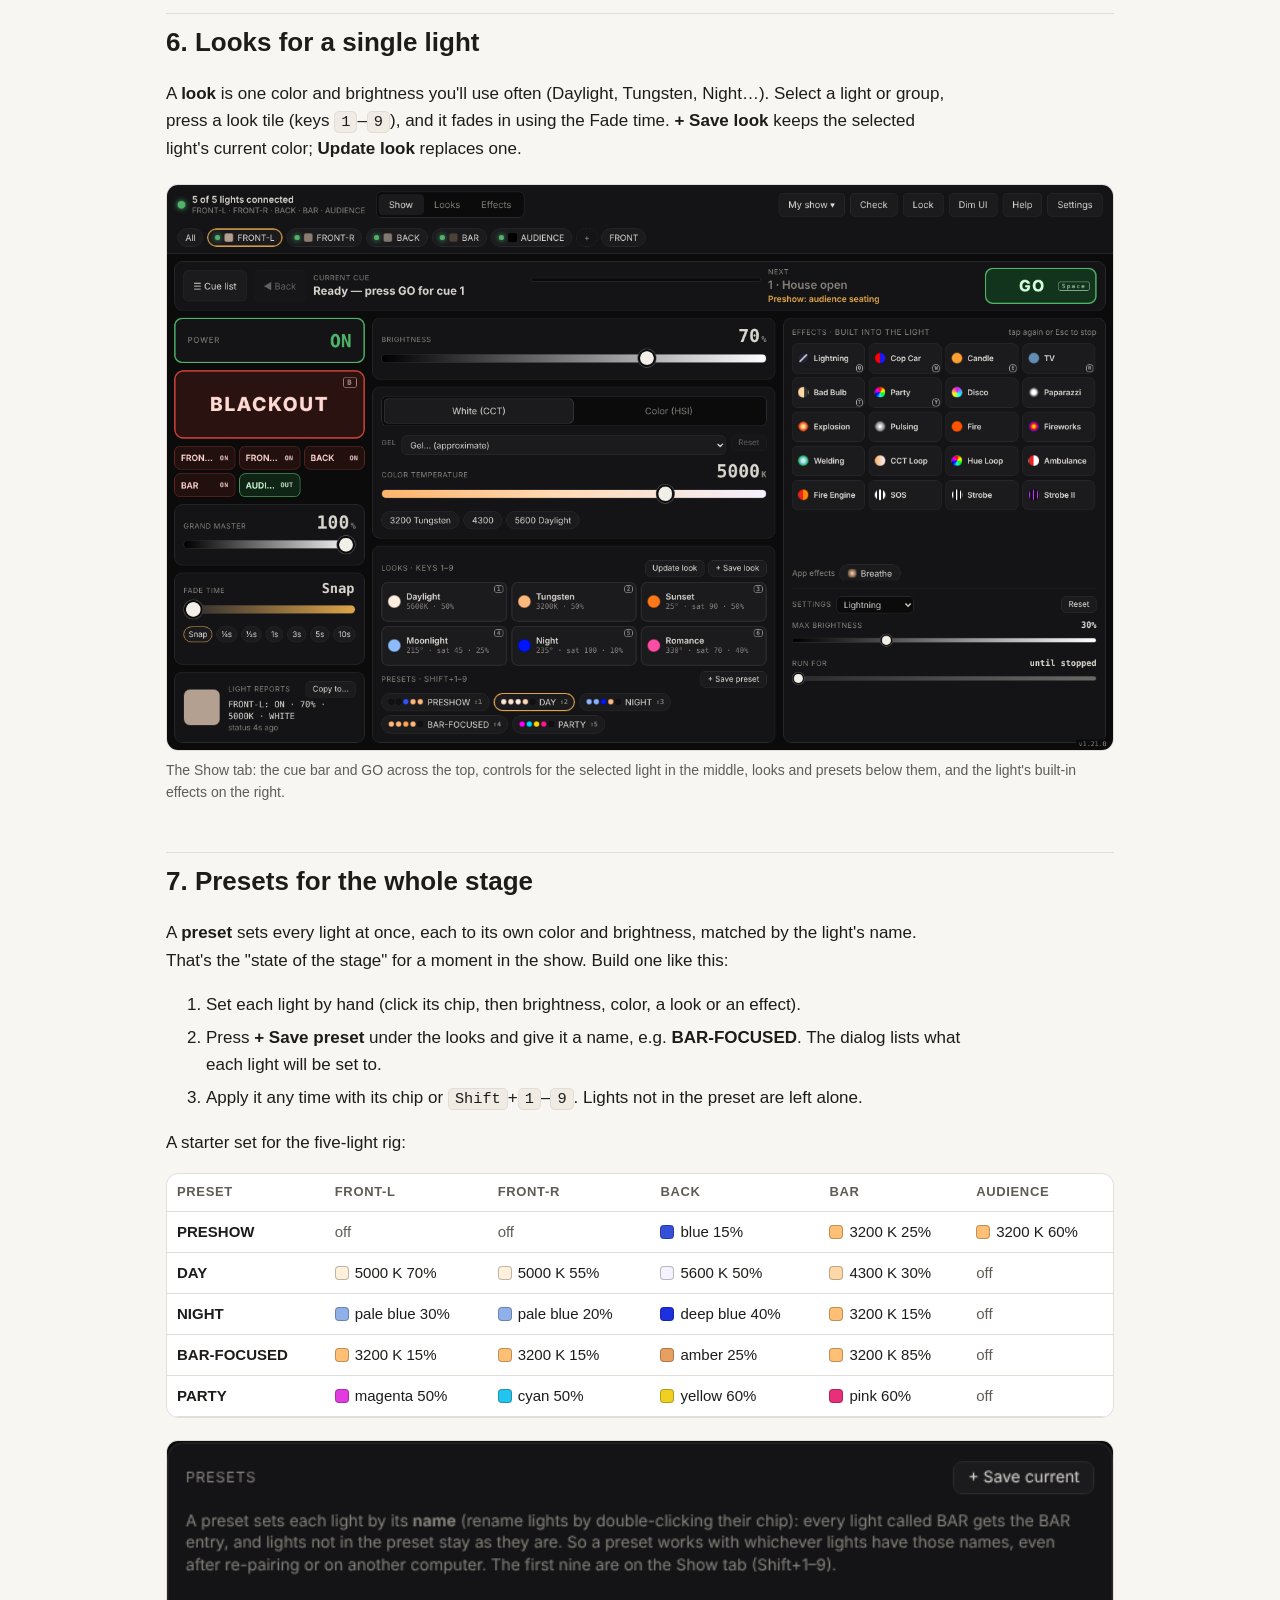
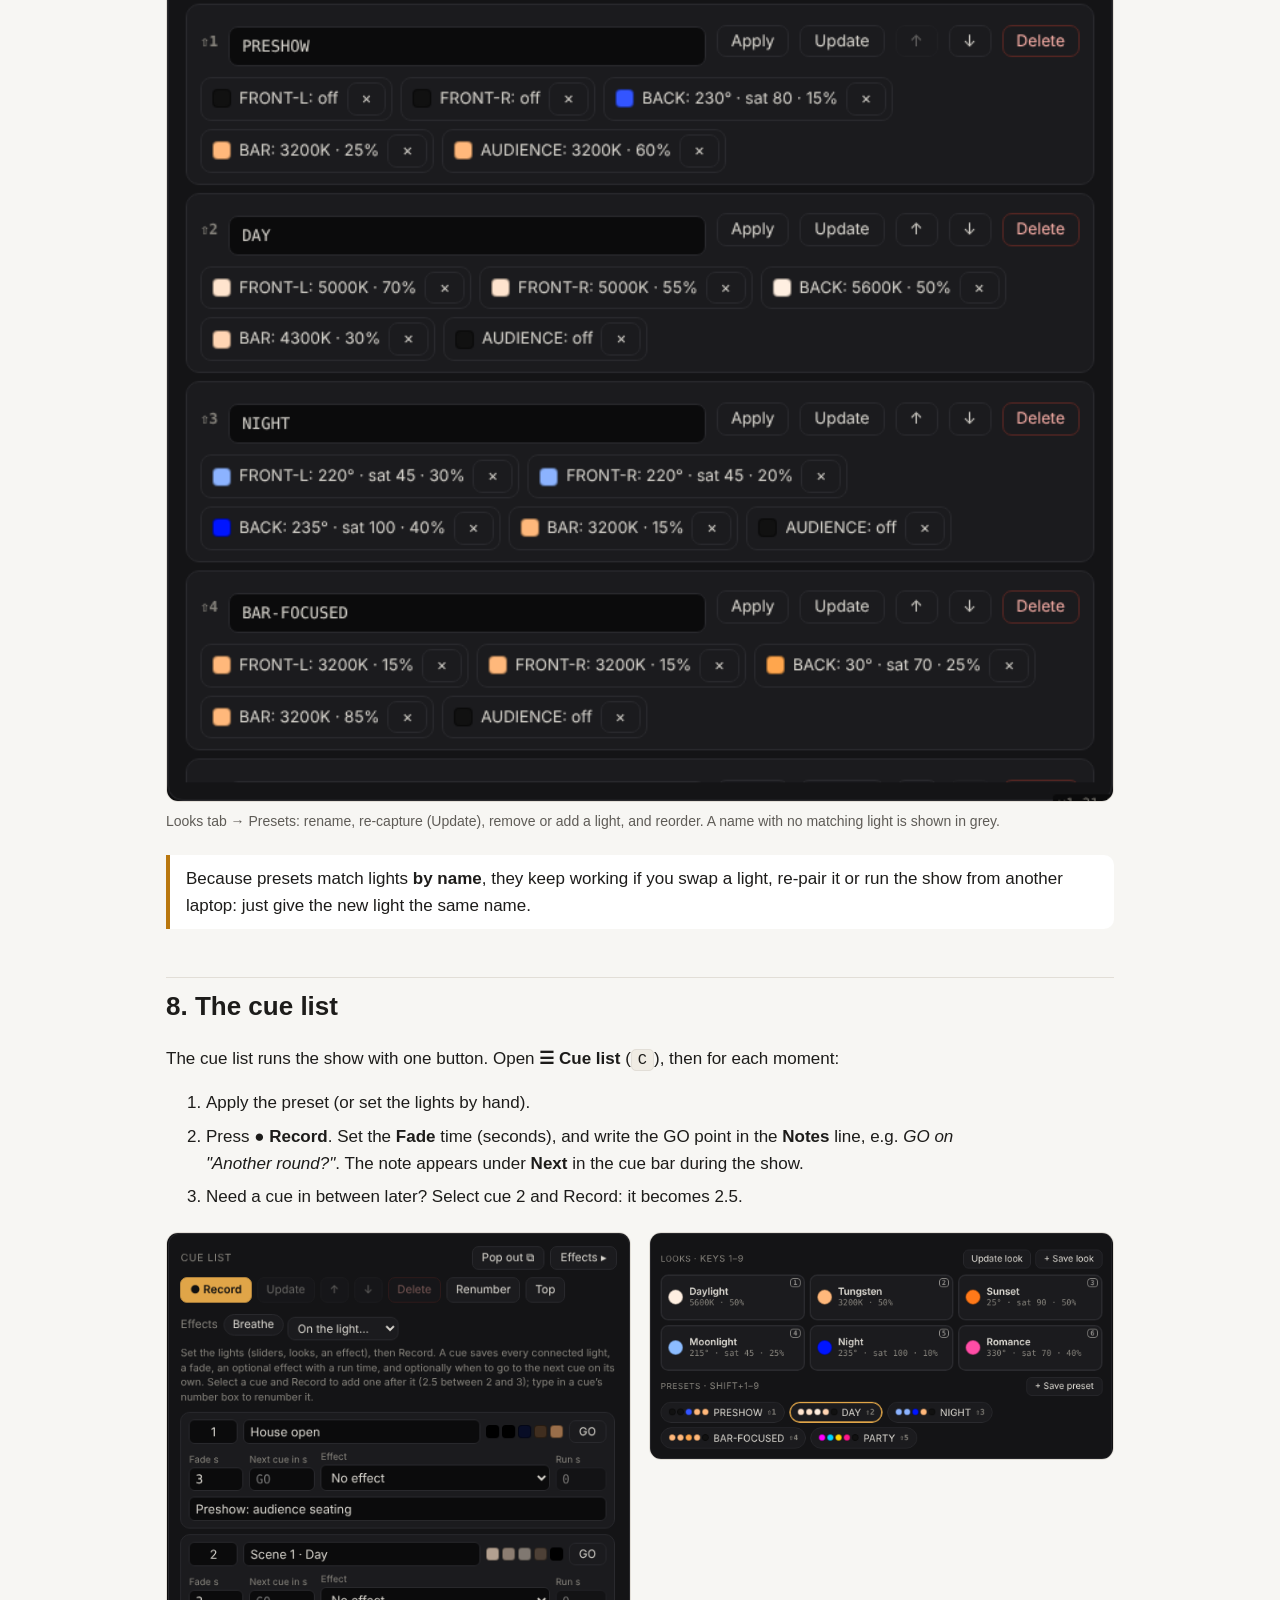
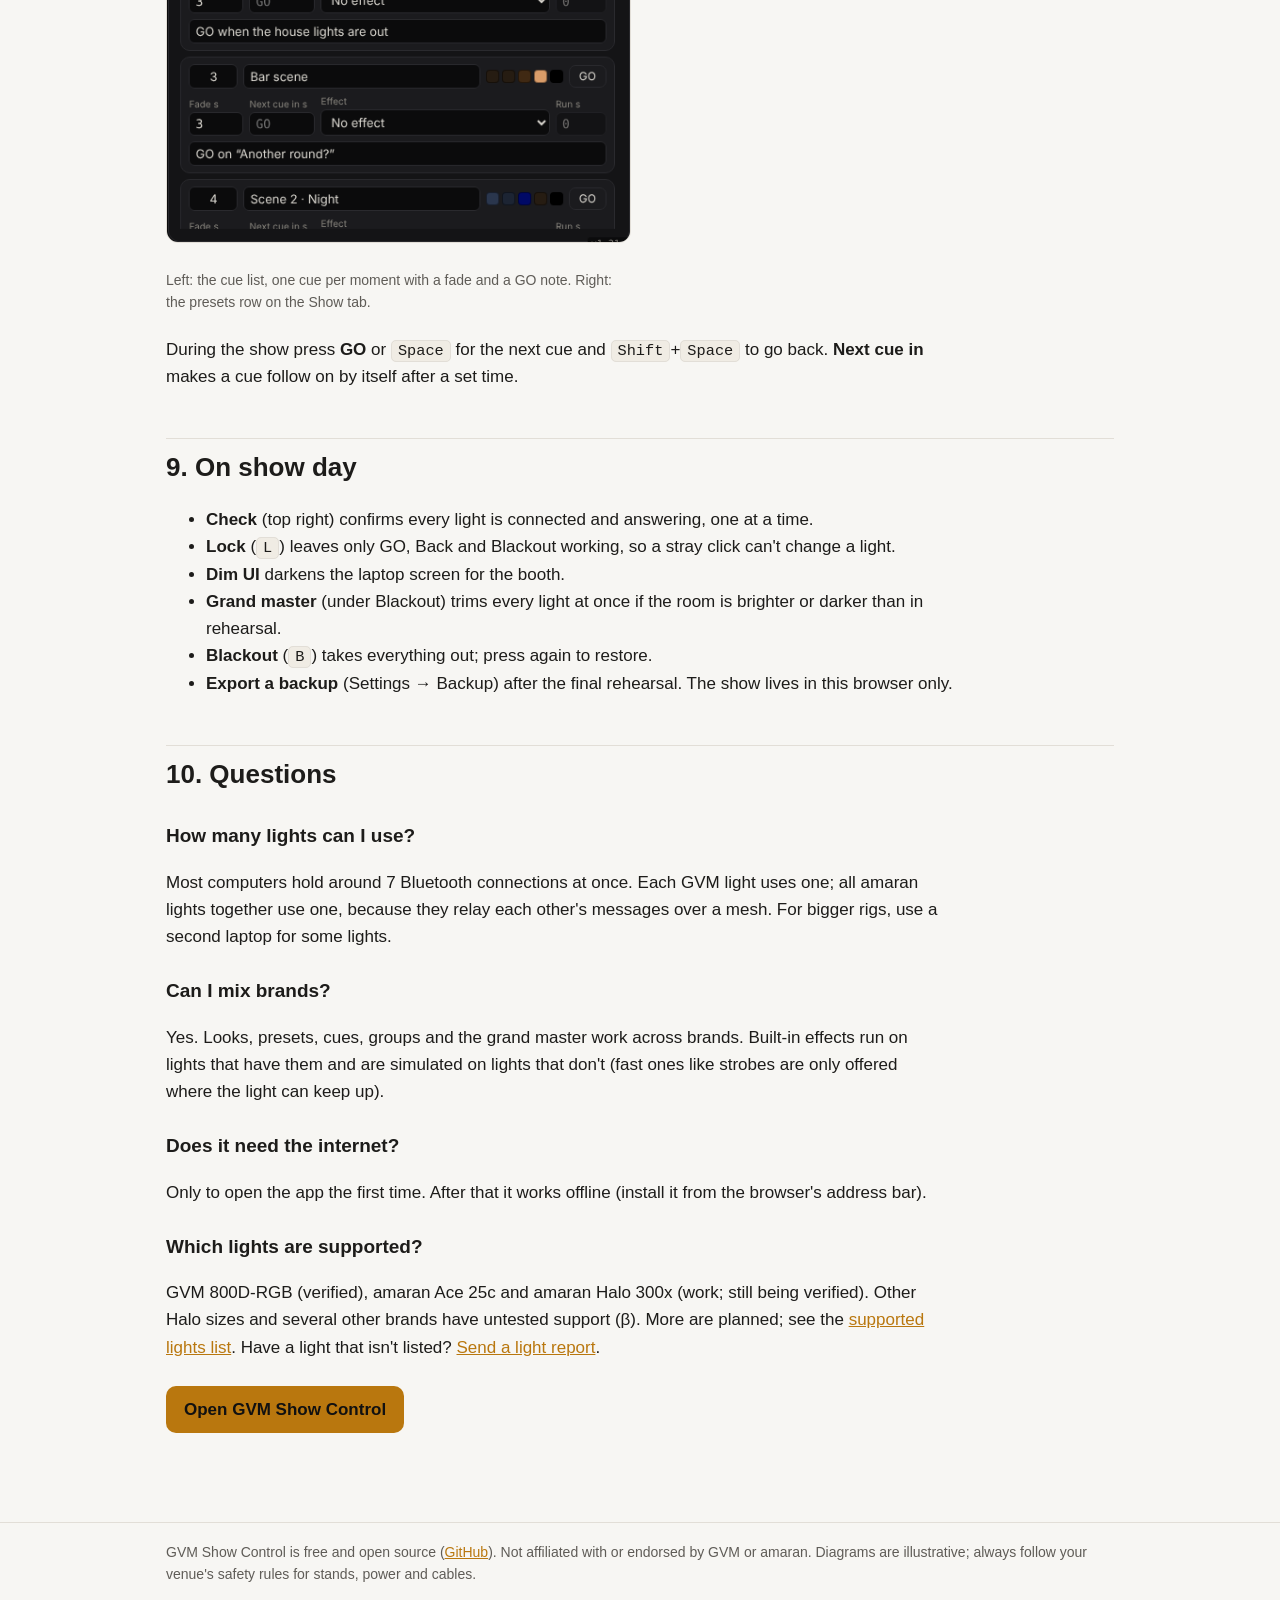
<file: web/guide/index.html>
<!doctype html>
<html lang="en">
<head>
<meta charset="utf-8">
<meta name="viewport" content="width=device-width, initial-scale=1">
<title>DIY Theatre Lighting with Bluetooth LED Panels: Setup Guide · GVM Show Control</title>
<meta name="description" content="Step-by-step guide to a simple, low-cost theatre lighting system: where to place 3–6 Bluetooth LED lights (GVM, amaran) around a small stage, then name them, group them and build looks, presets and a cue list in the free GVM Show Control web app.">
<meta name="keywords" content="DIY theatre lighting, community theatre lighting, small stage lighting, cheap stage lights, Bluetooth LED stage light, GVM 800D, amaran Ace 25c, stage lighting plot, McCandless method, cue list app, lighting presets">
<link rel="canonical" href="https://kyles0623.github.io/gvm-show-control/guide/">
<meta property="og:type" content="article">
<meta property="og:title" content="DIY Theatre Lighting with Bluetooth LED Panels: Setup Guide">
<meta property="og:description" content="Place 3–6 low-cost Bluetooth LED lights around a small stage and run the show from a browser: looks, presets and a GO-button cue list.">
<meta property="og:url" content="https://kyles0623.github.io/gvm-show-control/guide/">
<meta property="og:image" content="https://kyles0623.github.io/gvm-show-control/guide/img/app-show-tab.png">
<meta name="twitter:card" content="summary_large_image">
<link rel="icon" href="../icons/icon-192.png">
<script type="application/ld+json">
{
  "@context": "https://schema.org",
  "@type": "HowTo",
  "name": "Set up a simple theatre lighting system with Bluetooth LED lights",
  "description": "Place 3–6 Bluetooth LED panels around a small stage, then control them from the free GVM Show Control web app with named lights, groups, looks, presets and a cue list.",
  "image": "https://kyles0623.github.io/gvm-show-control/guide/img/app-show-tab.png",
  "totalTime": "PT2H",
  "tool": [{ "@type": "HowToTool", "name": "Laptop with Google Chrome or Microsoft Edge" }, { "@type": "HowToTool", "name": "Light stands and sandbags" }],
  "supply": [{ "@type": "HowToSupply", "name": "3 to 6 Bluetooth LED lights (GVM 800D-RGB, amaran Ace 25c)" }, { "@type": "HowToSupply", "name": "Gaffer tape and extension cables" }],
  "step": [
    { "@type": "HowToStep", "name": "Plan the rig", "text": "Decide which areas need light: two front lights for faces, a back light, specials such as a bar, and the audience." },
    { "@type": "HowToStep", "name": "Place the lights", "text": "Put the two front lights about 45° to each side of the acting area and about 45° above the actors' faces; put the back light behind and above the actors." },
    { "@type": "HowToStep", "name": "Pair and name the lights", "text": "Open GVM Show Control in Chrome, pair each light, and rename each one after its job: FRONT-L, FRONT-R, BACK, BAR, AUDIENCE." },
    { "@type": "HowToStep", "name": "Group them", "text": "Make a FRONT group of the two front lights so they can be set together." },
    { "@type": "HowToStep", "name": "Build presets", "text": "Set each light for a moment in the show and save it as a preset such as PRESHOW, DAY, NIGHT or PARTY." },
    { "@type": "HowToStep", "name": "Record the cue list", "text": "Apply a preset, record it as a cue with a fade time and a note, and run the show with the GO button." },
    { "@type": "HowToStep", "name": "Check before every show", "text": "Run the pre-show check, export a backup, and lock the controls." }
  ]
}
</script>
<style>
  :root {
    --bg: #f7f6f3; --panel: #ffffff; --text: #1d1c1a; --muted: #5f5c57; --border: #e2ded7; --accent: #b9770e;
    --stage: #e9e4da; --house: #f1eee8; --beam-warm: rgba(245, 170, 60, .28); --beam-cool: rgba(80, 120, 230, .22);
    --beam-white: rgba(255, 220, 160, .35); --code: #f0ece4;
  }
  @media (prefers-color-scheme: dark) {
    :root:not([data-theme="light"]) {
      --bg: #121214; --panel: #1b1b1f; --text: #ececf0; --muted: #a2a2ab; --border: #2e2e35; --accent: #e0a548;
      --stage: #26241f; --house: #1e1d1a; --beam-warm: rgba(245, 170, 60, .22); --beam-cool: rgba(110, 150, 255, .22);
      --beam-white: rgba(255, 220, 160, .22); --code: #24242a;
    }
  }
  :root[data-theme="dark"] {
    --bg: #121214; --panel: #1b1b1f; --text: #ececf0; --muted: #a2a2ab; --border: #2e2e35; --accent: #e0a548;
    --stage: #26241f; --house: #1e1d1a; --beam-warm: rgba(245, 170, 60, .22); --beam-cool: rgba(110, 150, 255, .22);
    --beam-white: rgba(255, 220, 160, .22); --code: #24242a;
  }
  * { box-sizing: border-box; }
  html { scroll-behavior: smooth; }
  body { margin: 0; background: var(--bg); color: var(--text); font: 17px/1.6 -apple-system, BlinkMacSystemFont, "Segoe UI", Roboto, sans-serif; }
  header.top { border-bottom: 1px solid var(--border); background: var(--panel); }
  header.top .in { max-width: 980px; margin: 0 auto; padding: 14px 16px; display: flex; gap: 16px; align-items: center; justify-content: space-between; flex-wrap: wrap; }
  header.top a { color: var(--text); text-decoration: none; font-weight: 700; }
  header.top nav a { font-weight: 500; color: var(--muted); margin-left: 16px; }
  main { max-width: 980px; margin: 0 auto; padding: 8px 16px 64px; }
  h1 { font-size: clamp(28px, 4.5vw, 44px); line-height: 1.15; margin: 28px 0 10px; letter-spacing: -.01em; }
  .lede { font-size: 19px; color: var(--muted); max-width: 46em; }
  h2 { font-size: 26px; margin: 48px 0 8px; padding-top: 8px; border-top: 1px solid var(--border); }
  h3 { font-size: 19px; margin: 26px 0 6px; }
  p, li { max-width: 46em; }
  a { color: var(--accent); }
  code, kbd { background: var(--code); border-radius: 5px; padding: 1px 6px; font-size: .9em; }
  kbd { border: 1px solid var(--border); }
  figure { margin: 22px 0; }
  figure img, figure svg { display: block; width: 100%; height: auto; border-radius: 12px; border: 1px solid var(--border); background: var(--panel); }
  figcaption { color: var(--muted); font-size: 14px; margin-top: 8px; }
  .toc { background: var(--panel); border: 1px solid var(--border); border-radius: 12px; padding: 14px 20px; margin: 22px 0; }
  .toc ol { margin: 6px 0; padding-left: 20px; columns: 2; column-gap: 32px; }
  @media (max-width: 640px) { .toc ol { columns: 1; } }
  .note { border-left: 4px solid var(--accent); background: var(--panel); padding: 10px 16px; border-radius: 0 10px 10px 0; margin: 18px 0; }
  .grid2 { display: grid; grid-template-columns: 1fr 1fr; gap: 18px; }
  @media (max-width: 760px) { .grid2 { grid-template-columns: 1fr; } }
  table { border-collapse: collapse; width: 100%; font-size: 15px; background: var(--panel); border-radius: 12px; overflow: hidden; }
  th, td { border-bottom: 1px solid var(--border); padding: 8px 10px; text-align: left; vertical-align: top; }
  th { font-size: 13px; color: var(--muted); text-transform: uppercase; letter-spacing: .05em; }
  .tablewrap { overflow-x: auto; border: 1px solid var(--border); border-radius: 12px; }
  .sw { display: inline-block; width: 14px; height: 14px; border-radius: 4px; vertical-align: -2px; margin-right: 6px; border: 1px solid rgba(0,0,0,.25); }
  .off { color: var(--muted); }
  ol.steps > li { margin: 6px 0; }
  .cta { display: inline-block; background: var(--accent); color: #111; padding: 10px 18px; border-radius: 10px; font-weight: 700; text-decoration: none; margin: 8px 0; }
  footer { border-top: 1px solid var(--border); color: var(--muted); font-size: 14px; }
  footer .in { max-width: 980px; margin: 0 auto; padding: 18px 16px 40px; }
  /* diagrams */
  .dg text { font-family: -apple-system, BlinkMacSystemFont, "Segoe UI", Roboto, sans-serif; fill: var(--text); }
  .dg .muted { fill: var(--muted); }
  .dg .line { stroke: var(--muted); }
</style>
</head>
<body>
<header class="top"><div class="in">
  <a href="../">GVM Show Control</a>
  <nav><a href="../">Open the app</a><a href="https://github.com/kyles0623/gvm-show-control">Source on GitHub</a></nav>
</div></header>
<main>
<h1>DIY theatre lighting with Bluetooth LED panels</h1>
<p class="lede">A simple, low-cost lighting system for a small stage, community theatre, classroom or black-box space:
three to six Bluetooth LED lights on stands, and a laptop running the free <a href="../">GVM Show Control</a> web app
with named lights, presets and a GO-button cue list. No dimmer racks, no DMX, no lighting desk.</p>

<nav class="toc" aria-label="Contents"><b>Contents</b>
<ol>
  <li><a href="#what-you-need">What you need</a></li>
  <li><a href="#plan">Plan the rig</a></li>
  <li><a href="#place">Place the lights</a></li>
  <li><a href="#pair">Pair and name the lights</a></li>
  <li><a href="#group">Group the front lights</a></li>
  <li><a href="#looks">Looks for a single light</a></li>
  <li><a href="#presets">Presets for the whole stage</a></li>
  <li><a href="#cues">The cue list</a></li>
  <li><a href="#showday">On show day</a></li>
  <li><a href="#faq">Questions</a></li>
</ol></nav>

<h2 id="what-you-need">1. What you need</h2>
<ul>
  <li><b>Three to six Bluetooth LED lights.</b> Supported today: the <b>GVM 800D-RGB</b> (verified) and the
    <b>amaran Ace 25c</b> and <b>amaran Halo 300x</b> (reported working; the Halo is white only). Lights with color (RGB) give you the most looks; white-only
    lights work for the front. Other amaran Halo sizes, Neewer, Godox, Govee, Nanlite, Yongnuo and ELK-BLEDOM strips have untested support (β).
    The app's <a href="../">Supported lights</a> list (Settings → Lights) shows what's tested.
    Shopping on a budget? See <a href="under-1000/">Lighting a small theatre for under $1,000</a> for a full list with links.</li>
  <li><b>A light stand per light</b>, ideally 2–2.5&nbsp;m (7–8&nbsp;ft) tall, and a <b>sandbag</b> on each one.</li>
  <li><b>A laptop</b> with Google Chrome or Microsoft Edge (Web Bluetooth). Windows, macOS, ChromeOS or Android.
    Not iPhone/iPad: Safari doesn't support Web Bluetooth.</li>
  <li><b>Power</b> for each light (or charged batteries), extension cables and <b>gaffer tape</b> for the cables.</li>
</ul>
<p>Keep the laptop within about 10&nbsp;m (30&nbsp;ft) of the lights, ideally with a clear line of sight. Most computers
can hold around 7 Bluetooth connections at once; all amaran lights share one connection, so mixing brands helps.</p>

<h2 id="plan">2. Plan the rig</h2>
<p>Give every light one job. This five-light rig covers a small stage well and is what the rest of this guide uses.
The names are the ones you'll give the lights in the app: presets find lights <b>by name</b>.</p>
<div class="tablewrap"><table>
  <thead><tr><th>Name</th><th>Where</th><th>Job</th><th>Light</th></tr></thead>
  <tbody>
    <tr><td><b>FRONT-L</b></td><td>In front of the stage, house left, about 45° off center</td><td>Faces: the main light (key)</td><td>Color or white panel</td></tr>
    <tr><td><b>FRONT-R</b></td><td>In front of the stage, house right, about 45° off center</td><td>Faces: fills the shadows from FRONT-L</td><td>Color or white panel</td></tr>
    <tr><td><b>BACK</b></td><td>Behind the actors, high, pointing down and forward</td><td>Separates actors from the background; sets the mood (night blue, sunset)</td><td>Color panel</td></tr>
    <tr><td><b>BAR</b></td><td>Next to a set piece (here: a bar), low or on the floor</td><td>A "special" that pulls focus to one area</td><td>Small color light (e.g. amaran Ace 25c)</td></tr>
    <tr><td><b>AUDIENCE</b></td><td>Over or beside the seating, aimed at the seats, not the stage</td><td>House light for preshow, intermission and bows</td><td>Warm white</td></tr>
  </tbody>
</table></div>
<p>Fewer lights? Start with FRONT-L, FRONT-R and BACK. More? Add a second special, a backdrop (cyc) wash, or a
second pair of front lights for a wider stage.</p>

<h2 id="place">3. Place the lights</h2>
<p>The classic approach (the <i>McCandless method</i>) lights each actor from two sides at about 45°: one light a
little warmer and brighter, the other a little cooler and dimmer. Faces get shape instead of flat light, and the
second light fills the shadow of the first.</p>
<figure>
<svg class="dg" viewBox="0 0 900 560" role="img" aria-labelledby="plotT plotD">
  <title id="plotT">Stage plot, seen from above</title>
  <desc id="plotD">The stage is at the top, the audience at the bottom. FRONT-L and FRONT-R stand in front of the stage at
    about 45 degrees to each side of the center, both aimed at center stage. BACK is upstage center behind the actors, aimed
    down and toward the audience. BAR sits beside the bar set piece at stage right. AUDIENCE is above the seating, aimed at
    the seats.</desc>
  <defs>
    <marker id="arr" viewBox="0 0 10 10" refX="9" refY="5" markerWidth="7" markerHeight="7" orient="auto-start-reverse"><path d="M0,0 L10,5 L0,10 z" fill="currentColor" class="muted"/></marker>
  </defs>
  <rect x="0" y="0" width="900" height="560" fill="var(--panel)"/>
  <!-- stage -->
  <rect x="150" y="40" width="600" height="270" rx="6" fill="var(--stage)" stroke="var(--border)"/>
  <text x="640" y="64" text-anchor="middle" class="muted" font-size="14" letter-spacing="2">UPSTAGE (back wall)</text>
  <text x="640" y="300" text-anchor="middle" class="muted" font-size="14" letter-spacing="2">DOWNSTAGE (stage edge)</text>
  <text x="166" y="180" class="muted" font-size="13" transform="rotate(-90 166 180)" text-anchor="middle">STAGE RIGHT</text>
  <text x="734" y="180" class="muted" font-size="13" transform="rotate(90 734 180)" text-anchor="middle">STAGE LEFT</text>
  <!-- beams -->
  <path d="M215,400 L400,160 L505,215 Z" fill="var(--beam-warm)"/>
  <path d="M685,400 L500,160 L395,215 Z" fill="var(--beam-white)"/>
  <path d="M450,78 L360,250 L540,250 Z" fill="var(--beam-cool)"/>
  <path d="M232,150 L300,110 L320,210 Z" fill="var(--beam-warm)"/>
  <path d="M450,520 L300,470 L600,470 Z" fill="var(--beam-white)"/>
  <!-- set piece + actor -->
  <rect x="250" y="110" width="40" height="110" rx="4" fill="var(--border)"/>
  <text x="270" y="240" text-anchor="middle" font-size="13" class="muted">bar (set)</text>
  <circle cx="450" cy="190" r="13" fill="var(--text)"/>
  <text x="450" y="226" text-anchor="middle" font-size="13">actor</text>
  <!-- audience -->
  <rect x="150" y="430" width="600" height="110" rx="6" fill="var(--house)" stroke="var(--border)"/>
  <g fill="var(--border)">
    <rect x="200" y="470" width="500" height="10" rx="3"/><rect x="200" y="492" width="500" height="10" rx="3"/><rect x="200" y="514" width="500" height="10" rx="3"/>
  </g>
  <text x="450" y="455" text-anchor="middle" class="muted" font-size="14" letter-spacing="2">AUDIENCE</text>
  <!-- lights -->
  <g font-size="15" font-weight="700">
    <rect x="195" y="385" width="40" height="28" rx="5" fill="#e0a548"/><text x="215" y="434" text-anchor="middle">FRONT-L</text>
    <rect x="665" y="385" width="40" height="28" rx="5" fill="#f2e3c4"/><text x="685" y="434" text-anchor="middle">FRONT-R</text>
    <rect x="430" y="60" width="40" height="24" rx="5" fill="#5a7ae0"/><text x="490" y="30" text-anchor="middle">BACK (high, behind)</text>
    <line x1="470" y1="30" x2="452" y2="58" class="line" stroke-width="1.5" marker-end="url(#arr)" color="var(--muted)"/>
    <rect x="212" y="138" width="30" height="22" rx="5" fill="#e88a3a"/><text x="196" y="130" text-anchor="middle">BAR</text>
    <rect x="430" y="524" width="40" height="24" rx="5" fill="#f2e3c4"/><text x="530" y="545" text-anchor="start">AUDIENCE (aimed at seats)</text>
  </g>
  <!-- 45° marks -->
  <g class="line" stroke-width="1.5" fill="none" stroke-dasharray="5 5">
    <line x1="450" y1="205" x2="450" y2="420"/>
  </g>
  <text x="330" y="350" font-size="14" class="muted">≈45° off center</text>
  <text x="470" y="350" font-size="14" class="muted">≈45° off center</text>
</svg>
<figcaption>Top view of the five-light rig. FRONT-L and FRONT-R cross at the actor; BACK lights them from behind; BAR
is a "special" on one set piece; AUDIENCE lights the seats. Shaded wedges show roughly where each light reaches.</figcaption>
</figure>

<figure>
<svg class="dg" viewBox="0 0 900 340" role="img" aria-labelledby="sideT sideD">
  <title id="sideT">Side view: height and angle of a front light</title>
  <desc id="sideD">A light on a stand about 2 to 2.5 meters high, placed in front of the stage, is tilted down about 45 degrees so
    its beam meets the actor's face. A back light behind the actor is higher and points down and forward.</desc>
  <rect x="0" y="0" width="900" height="340" fill="var(--panel)"/>
  <line x1="40" y1="290" x2="860" y2="290" class="line" stroke-width="2"/>
  <rect x="470" y="270" width="390" height="20" fill="var(--stage)" stroke="var(--border)"/>
  <text x="665" y="314" text-anchor="middle" class="muted" font-size="13">stage</text>
  <!-- stand -->
  <line x1="200" y1="290" x2="200" y2="120" stroke="var(--text)" stroke-width="4"/>
  <line x1="200" y1="290" x2="170" y2="290" stroke="var(--text)" stroke-width="4"/><line x1="200" y1="290" x2="230" y2="290" stroke="var(--text)" stroke-width="4"/>
  <rect x="186" y="102" width="44" height="30" rx="5" fill="#e0a548" transform="rotate(40 208 117)"/>
  <rect x="180" y="276" width="40" height="12" rx="3" fill="var(--muted)"/><text x="200" y="315" text-anchor="middle" class="muted" font-size="12">sandbag</text>
  <!-- beam -->
  <path d="M225,128 L620,170 L560,262 Z" fill="var(--beam-warm)"/>
  <line x1="225" y1="128" x2="590" y2="210" stroke="var(--accent)" stroke-width="2" stroke-dasharray="6 5"/>
  <!-- actor -->
  <circle cx="600" cy="196" r="14" fill="var(--text)"/><rect x="590" y="212" width="20" height="58" rx="6" fill="var(--text)"/>
  <!-- back light -->
  <line x1="790" y1="270" x2="790" y2="60" stroke="var(--text)" stroke-width="4"/>
  <rect x="770" y="40" width="44" height="28" rx="5" fill="#5a7ae0" transform="rotate(-35 792 54)"/>
  <path d="M770,62 L585,175 L640,220 Z" fill="var(--beam-cool)"/>
  <!-- labels -->
  <g font-size="14">
    <text x="120" y="100">FRONT-L</text>
    <text x="232" y="214" class="muted">2–2.5 m (7–8 ft)</text>
    <line x1="250" y1="290" x2="250" y2="125" class="line" stroke-dasharray="3 4"/>
    <text x="360" y="150" class="muted">tilted ≈45° down</text>
    <text x="806" y="40">BACK (higher)</text>
    <text x="600" y="150" text-anchor="middle">actor</text>
    <text x="330" y="282" class="muted">about the same distance as the height difference</text>
  </g>
</svg>
<figcaption>Side view. A front light about 2–2.5&nbsp;m up, tilted roughly 45° down, lights the face without
blinding the actor. The back light sits higher and points down and forward onto heads and shoulders.</figcaption>
</figure>

<h3>Placement tips</h3>
<ul>
  <li><b>Height beats brightness.</b> Too low and actors' shadows land on the back wall; too high and eyes go dark.
    About 45° up is the sweet spot.</li>
  <li><b>Cross the front lights.</b> FRONT-L lights the right side of the stage best, FRONT-R the left: aim each one past
    center so their beams overlap where actors stand most.</li>
  <li><b>Keep the back light out of the audience's eyes:</b> high and pointing down.</li>
  <li><b>Sandbag every stand and tape every cable</b> along walls and edges, never across an exit path.</li>
  <li><b>Walk the stage</b> with a helper before deciding: look for dark gaps between the front lights and fix them by
    re-aiming before you touch the app.</li>
</ul>

<h2 id="pair">4. Pair and name the lights</h2>
<ol class="steps">
  <li>Open <a href="../">the app</a> in Chrome or Edge. Turn the lights on.
    <ul>
      <li><b>GVM:</b> set each light to <b>App</b> mode (the small mode button on the light) and close the GVM phone app.
        It shows up as <code>BT_LED</code>.</li>
      <li><b>amaran:</b> close the amaran phone app. The light may show up without a name ("Unknown or Unsupported
        Device"). The first time, the app asks to set it up in its own network. For an amaran Halo, set its model
        in Settings → Lights.</li>
    </ul></li>
  <li>Press <b>Pair light</b> for the first light, then <b>+</b> in the light chips at the top for each next one.
    Pair them in the order you'll name them, so you know which is which.</li>
  <li><b>Name each light after its job:</b> double-click its chip at the top and type FRONT-L, FRONT-R, BACK, BAR,
    AUDIENCE. Not sure which is which? Click a chip and press <kbd>B</kbd> (blackout) to see which light goes dark.</li>
</ol>
<figure>
  <img src="img/app-top-bar.png" width="1440" height="64" alt="The app's top bar with five light chips named FRONT-L, FRONT-R, BACK, BAR and AUDIENCE, plus a FRONT group chip." loading="lazy">
  <figcaption>The top bar after naming: one chip per light (green dot = connected), and the FRONT group at the end.
    With more than one brand, chips are grouped under GVM, AMARAN and so on.</figcaption>
</figure>
<figure>
  <img src="img/app-settings-lights.png" alt="Settings, Lights section: each light with its name, brand, status, Reconnect and Forget buttons, and the groups below." loading="lazy">
  <figcaption>Settings → Lights lists every light with its brand and whether that brand is verified on hardware.</figcaption>
</figure>

<h2 id="group">5. Group the front lights</h2>
<p>Settings → Lights → Groups → <b>+ New group</b>, name it <b>FRONT</b>, tick FRONT-L and FRONT-R. Its chip at the top
now selects both, so brightness, color temperature and looks change them together. Click a single light's chip to go
back to one light. <kbd>Tab</kbd> steps through All → each light.</p>

<h2 id="looks">6. Looks for a single light</h2>
<p>A <b>look</b> is one color and brightness you'll use often (Daylight, Tungsten, Night…). Select a light or group,
press a look tile (keys <kbd>1</kbd>–<kbd>9</kbd>), and it fades in using the Fade time. <b>+ Save look</b> keeps the
selected light's current color; <b>Update look</b> replaces one.</p>
<figure>
  <img src="img/app-show-tab.png" width="1440" height="860" alt="The app's Show tab: cue bar with GO, power and blackout, brightness and color temperature, the looks grid, the presets row and the effects." loading="lazy">
  <figcaption>The Show tab: the cue bar and GO across the top, controls for the selected light in the middle, looks and
    presets below them, and the light's built-in effects on the right.</figcaption>
</figure>

<h2 id="presets">7. Presets for the whole stage</h2>
<p>A <b>preset</b> sets every light at once, each to its own color and brightness, matched by the light's name. That's
the "state of the stage" for a moment in the show. Build one like this:</p>
<ol class="steps">
  <li>Set each light by hand (click its chip, then brightness, color, a look or an effect).</li>
  <li>Press <b>+ Save preset</b> under the looks and give it a name, e.g. <b>BAR-FOCUSED</b>. The dialog lists what
    each light will be set to.</li>
  <li>Apply it any time with its chip or <kbd>Shift</kbd>+<kbd>1</kbd>–<kbd>9</kbd>. Lights not in the preset are left alone.</li>
</ol>
<p>A starter set for the five-light rig:</p>
<div class="tablewrap"><table>
  <thead><tr><th>Preset</th><th>FRONT-L</th><th>FRONT-R</th><th>BACK</th><th>BAR</th><th>AUDIENCE</th></tr></thead>
  <tbody>
    <tr><td><b>PRESHOW</b></td><td class="off">off</td><td class="off">off</td><td><span class="sw" style="background:#3550d8"></span>blue 15%</td><td><span class="sw" style="background:#ffbf75"></span>3200 K 25%</td><td><span class="sw" style="background:#ffbf75"></span>3200 K 60%</td></tr>
    <tr><td><b>DAY</b></td><td><span class="sw" style="background:#fff0dc"></span>5000 K 70%</td><td><span class="sw" style="background:#fff0dc"></span>5000 K 55%</td><td><span class="sw" style="background:#f5f3ff"></span>5600 K 50%</td><td><span class="sw" style="background:#ffd8a8"></span>4300 K 30%</td><td class="off">off</td></tr>
    <tr><td><b>NIGHT</b></td><td><span class="sw" style="background:#8fb0e8"></span>pale blue 30%</td><td><span class="sw" style="background:#8fb0e8"></span>pale blue 20%</td><td><span class="sw" style="background:#1e2fe0"></span>deep blue 40%</td><td><span class="sw" style="background:#ffbf75"></span>3200 K 15%</td><td class="off">off</td></tr>
    <tr><td><b>BAR-FOCUSED</b></td><td><span class="sw" style="background:#ffbf75"></span>3200 K 15%</td><td><span class="sw" style="background:#ffbf75"></span>3200 K 15%</td><td><span class="sw" style="background:#e8a060"></span>amber 25%</td><td><span class="sw" style="background:#ffbf75"></span>3200 K 85%</td><td class="off">off</td></tr>
    <tr><td><b>PARTY</b></td><td><span class="sw" style="background:#e23ce0"></span>magenta 50%</td><td><span class="sw" style="background:#22c4f0"></span>cyan 50%</td><td><span class="sw" style="background:#f0d020"></span>yellow 60%</td><td><span class="sw" style="background:#e8307a"></span>pink 60%</td><td class="off">off</td></tr>
  </tbody>
</table></div>
<figure>
  <img src="img/app-presets-library.png" alt="Looks tab, Presets section: PRESHOW, DAY, NIGHT and BAR-FOCUSED, each listing its lights by name with a color swatch and value." loading="lazy">
  <figcaption>Looks tab → Presets: rename, re-capture (Update), remove or add a light, and reorder. A name with no
    matching light is shown in grey.</figcaption>
</figure>
<div class="note">Because presets match lights <b>by name</b>, they keep working if you swap a light, re-pair it or run the
show from another laptop: just give the new light the same name.</div>

<h2 id="cues">8. The cue list</h2>
<p>The cue list runs the show with one button. Open <b>☰ Cue list</b> (<kbd>C</kbd>), then for each moment:</p>
<ol class="steps">
  <li>Apply the preset (or set the lights by hand).</li>
  <li>Press <b>● Record</b>. Set the <b>Fade</b> time (seconds), and write the GO point in the <b>Notes</b> line, e.g.
    <i>GO on "Another round?"</i>. The note appears under <b>Next</b> in the cue bar during the show.</li>
  <li>Need a cue in between later? Select cue 2 and Record: it becomes 2.5.</li>
</ol>
<figure class="grid2">
  <img src="img/app-cue-list.png" alt="Cue list with cues 1 House open, 2 Scene 1 Day, 3 Bar scene, 4 Scene 2 Night, each with a fade time and a notes line." loading="lazy">
  <img src="img/app-presets-row.png" alt="The looks grid and, under it, the presets row: PRESHOW, DAY, NIGHT, BAR-FOCUSED and PARTY chips, each with colored dots for its lights." loading="lazy">
  <figcaption>Left: the cue list, one cue per moment with a fade and a GO note. Right: the presets row on the Show tab.</figcaption>
</figure>
<p>During the show press <b>GO</b> or <kbd>Space</kbd> for the next cue and <kbd>Shift</kbd>+<kbd>Space</kbd> to go back.
<b>Next cue in</b> makes a cue follow on by itself after a set time.</p>

<h2 id="showday">9. On show day</h2>
<ul>
  <li><b>Check</b> (top right) confirms every light is connected and answering, one at a time.</li>
  <li><b>Lock</b> (<kbd>L</kbd>) leaves only GO, Back and Blackout working, so a stray click can't change a light.</li>
  <li><b>Dim UI</b> darkens the laptop screen for the booth.</li>
  <li><b>Grand master</b> (under Blackout) trims every light at once if the room is brighter or darker than in rehearsal.</li>
  <li><b>Blackout</b> (<kbd>B</kbd>) takes everything out; press again to restore.</li>
  <li><b>Export a backup</b> (Settings → Backup) after the final rehearsal. The show lives in this browser only.</li>
</ul>

<h2 id="faq">10. Questions</h2>
<h3>How many lights can I use?</h3>
<p>Most computers hold around 7 Bluetooth connections at once. Each GVM light uses one; all amaran lights together
use one, because they relay each other's messages over a mesh. For bigger rigs, use a second laptop for some lights.</p>
<h3>Can I mix brands?</h3>
<p>Yes. Looks, presets, cues, groups and the grand master work across brands. Built-in effects run on lights that have
them and are simulated on lights that don't (fast ones like strobes are only offered where the light can keep up).</p>
<h3>Does it need the internet?</h3>
<p>Only to open the app the first time. After that it works offline (install it from the browser's address bar).</p>
<h3>Which lights are supported?</h3>
<p>GVM 800D-RGB (verified), amaran Ace 25c and amaran Halo 300x (work; still being verified). Other Halo sizes and
several other brands have untested support (β). More are planned; see the
<a href="https://github.com/kyles0623/gvm-show-control#supported-lights">supported lights list</a>. Have a light that
isn't listed? <a href="https://github.com/kyles0623/gvm-show-control/issues/new?template=light_report.yml">Send a light report</a>.</p>

<p><a class="cta" href="../">Open GVM Show Control</a></p>
</main>
<footer><div class="in">
  GVM Show Control is free and open source (<a href="https://github.com/kyles0623/gvm-show-control">GitHub</a>).
  Not affiliated with or endorsed by GVM or amaran. Diagrams are illustrative; always follow your venue's safety rules
  for stands, power and cables.
</div></footer>
</body>
</html>
</file>
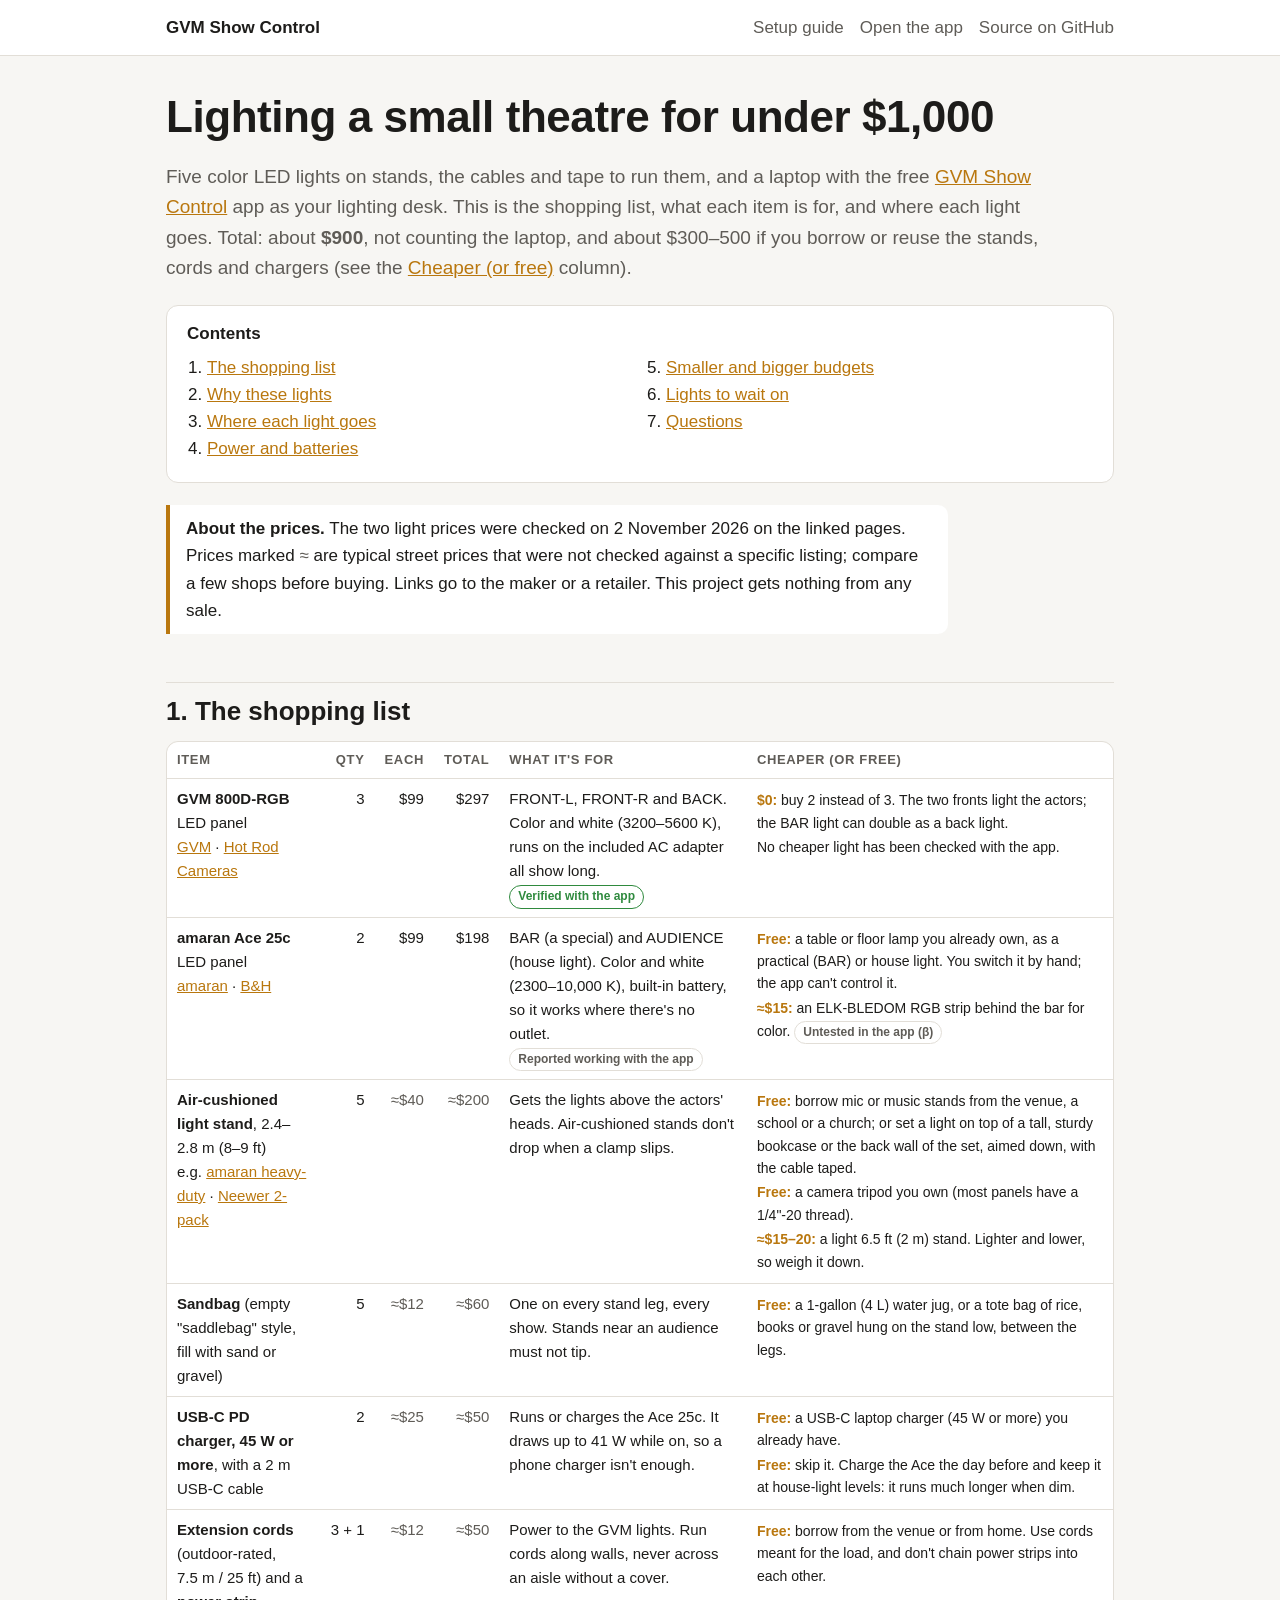
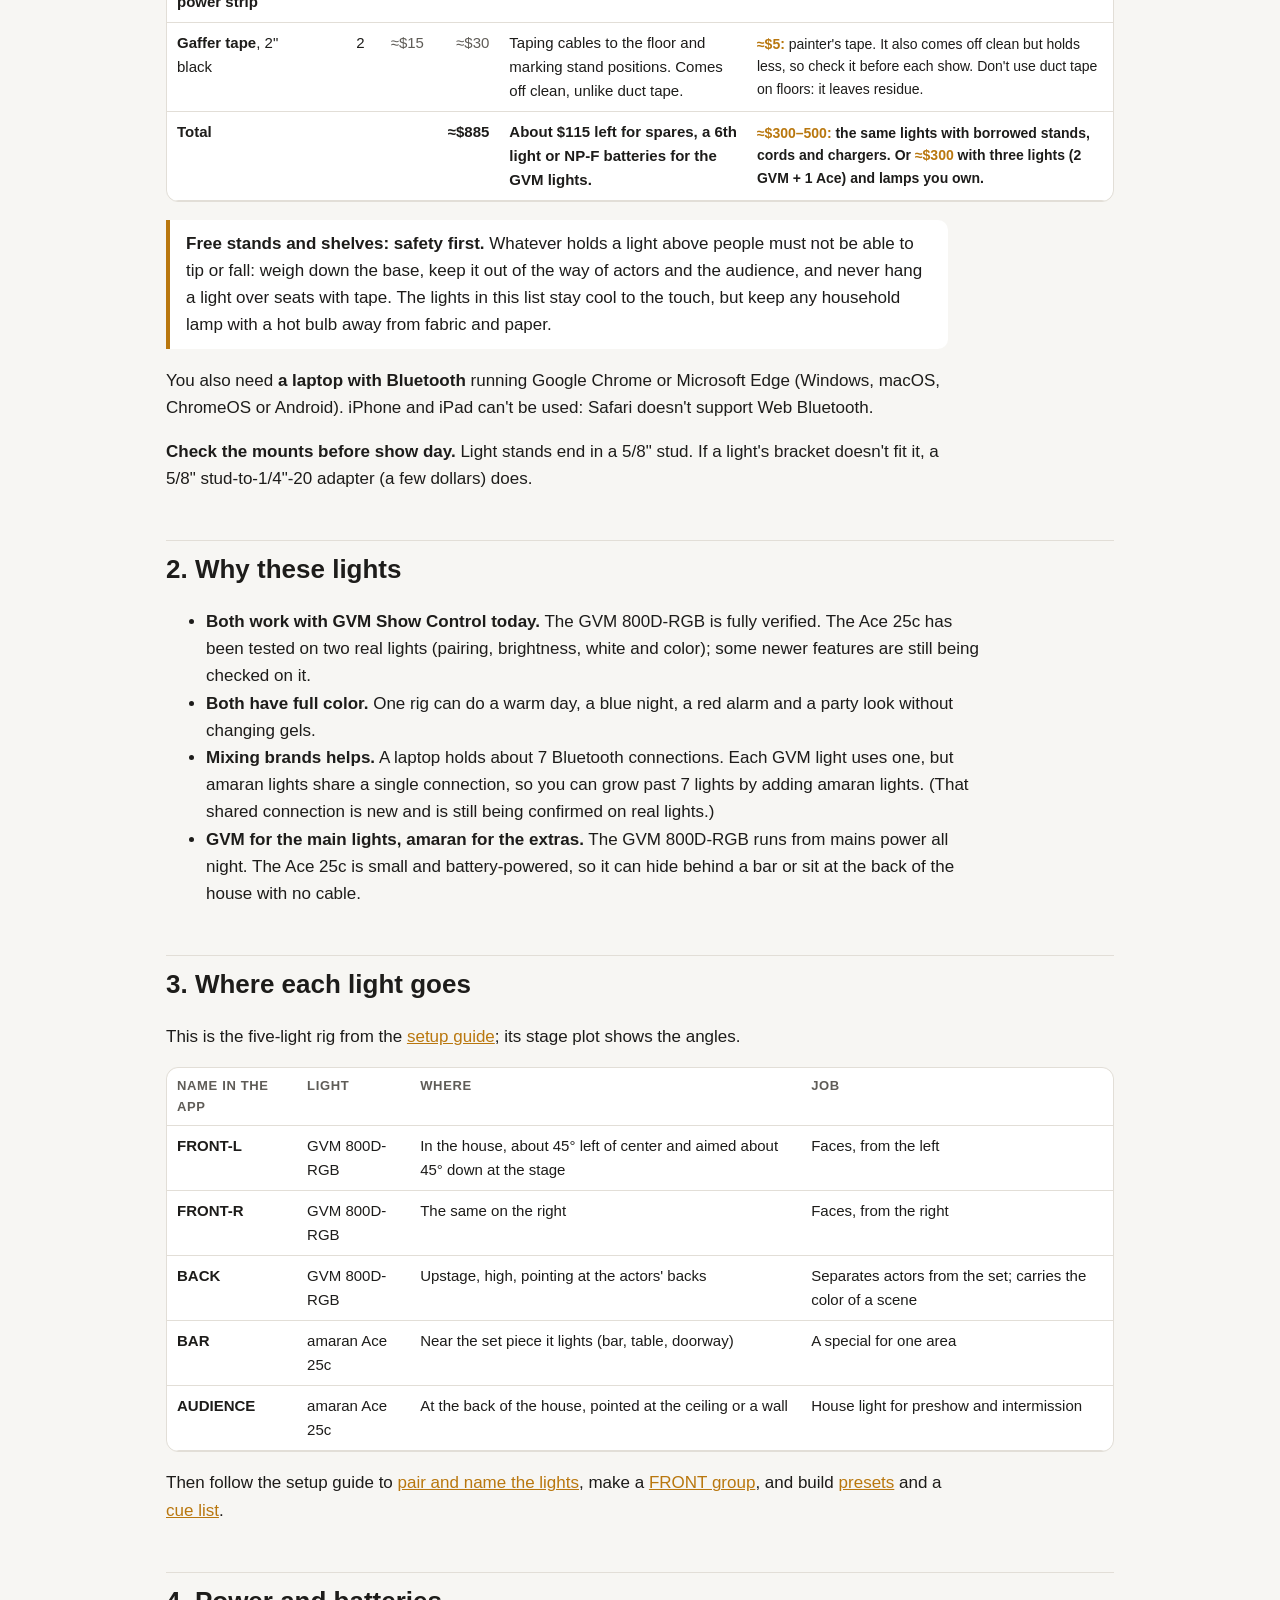
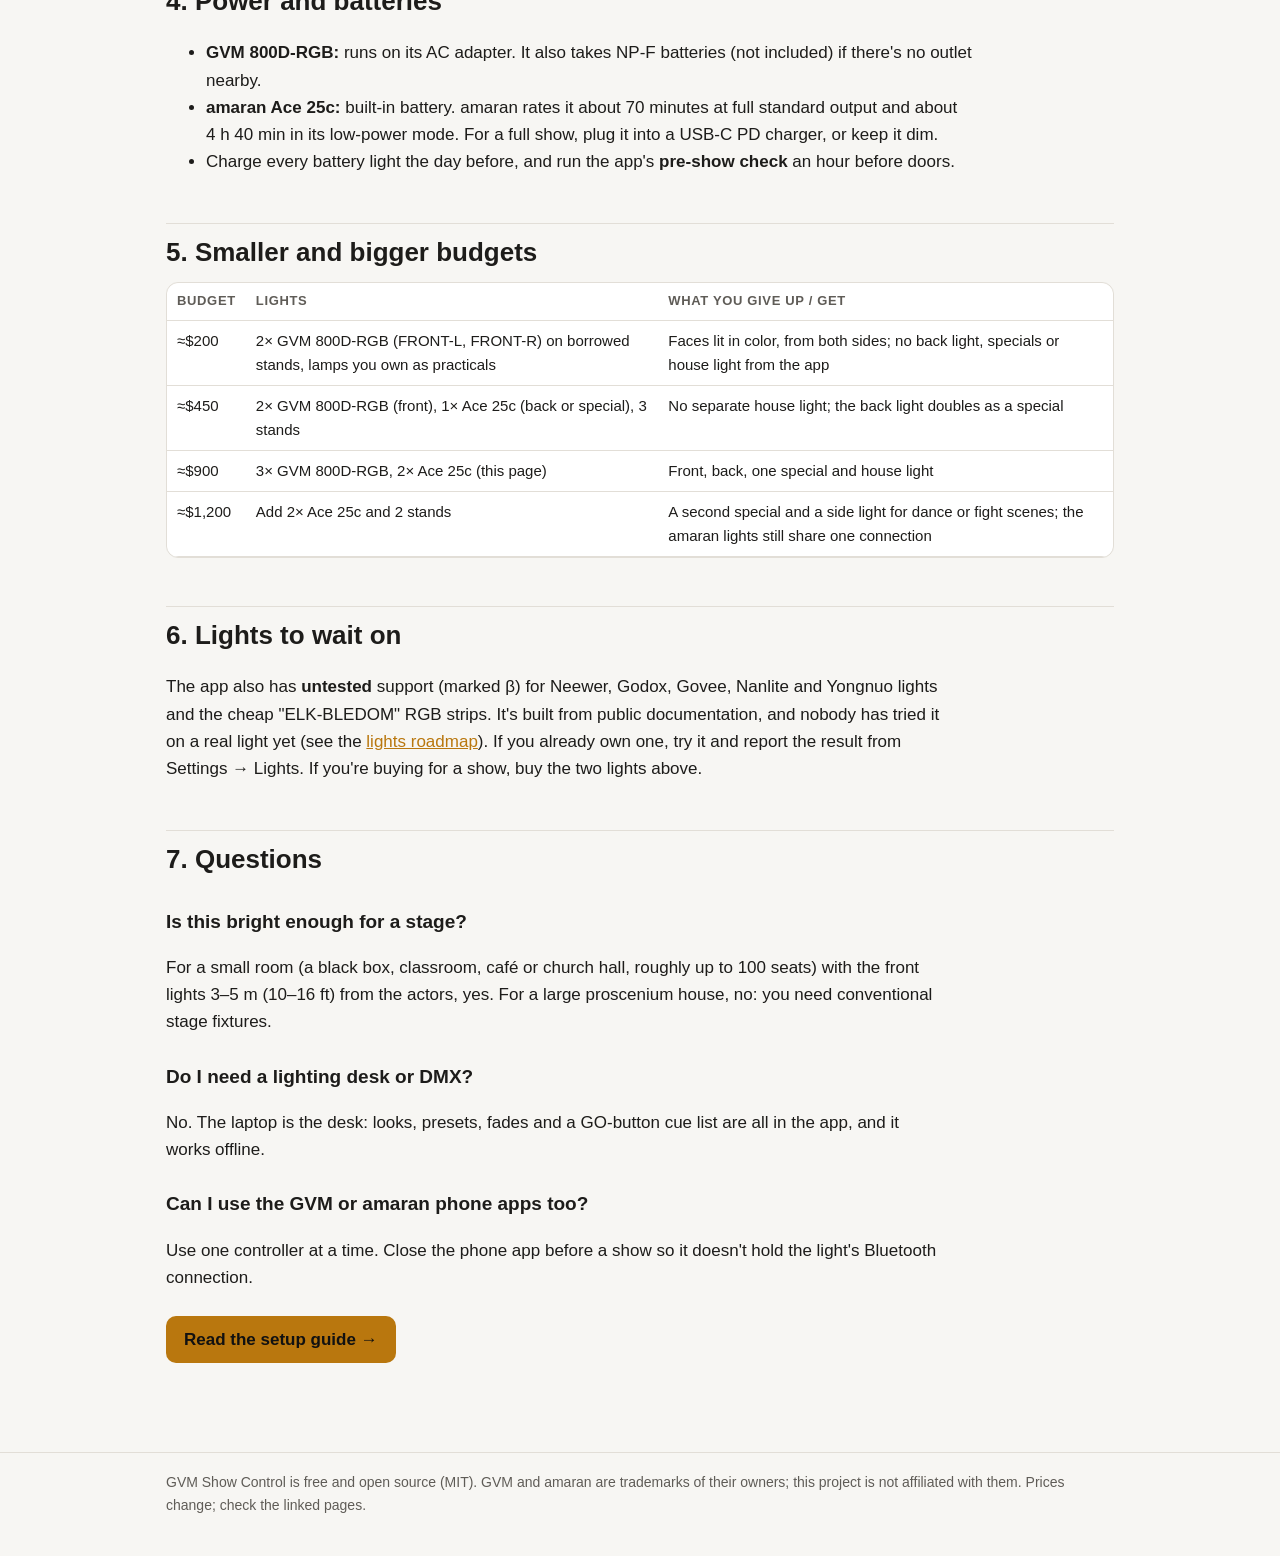
<file: web/guide/under-1000/index.html>
<!doctype html>
<html lang="en">
<head>
<meta charset="utf-8">
<meta name="viewport" content="width=device-width, initial-scale=1">
<title>Lighting a Small Theatre for Under $1,000 · GVM Show Control</title>
<meta name="description" content="A complete shopping list for lighting a small stage or community theatre for under $1,000: five color Bluetooth LED lights (GVM 800D-RGB, amaran Ace 25c), stands, power and tape, run from a laptop with the free GVM Show Control app.">
<meta name="keywords" content="cheap theatre lighting, theatre lighting under 1000, budget stage lighting, community theatre lighting kit, small stage lighting kit, Bluetooth stage lights, GVM 800D-RGB, amaran Ace 25c, DIY stage lighting">
<link rel="canonical" href="https://kyles0623.github.io/gvm-show-control/guide/under-1000/">
<meta property="og:type" content="article">
<meta property="og:title" content="Lighting a Small Theatre for Under $1,000">
<meta property="og:description" content="Five color LED lights, stands, power and a free cue-list app: the full shopping list and where each light goes.">
<meta property="og:url" content="https://kyles0623.github.io/gvm-show-control/guide/under-1000/">
<meta property="og:image" content="https://kyles0623.github.io/gvm-show-control/guide/img/app-show-tab.png">
<meta name="twitter:card" content="summary_large_image">
<link rel="icon" href="../../icons/icon-192.png">
<script type="application/ld+json">
{
  "@context": "https://schema.org",
  "@type": "Article",
  "headline": "Lighting a Small Theatre for Under $1,000",
  "description": "Shopping list and layout for a five-light Bluetooth LED theatre rig run from a laptop with GVM Show Control.",
  "image": "https://kyles0623.github.io/gvm-show-control/guide/img/app-show-tab.png",
  "dateModified": "2026-11-02",
  "mainEntityOfPage": "https://kyles0623.github.io/gvm-show-control/guide/under-1000/",
  "isPartOf": { "@type": "WebSite", "name": "GVM Show Control", "url": "https://kyles0623.github.io/gvm-show-control/" }
}
</script>
<style>
  :root {
    --bg: #f7f6f3; --panel: #ffffff; --text: #1d1c1a; --muted: #5f5c57; --border: #e2ded7; --accent: #b9770e;
    --stage: #e9e4da; --house: #f1eee8; --beam-warm: rgba(245, 170, 60, .28); --beam-cool: rgba(80, 120, 230, .22);
    --beam-white: rgba(255, 220, 160, .35); --code: #f0ece4;
  }
  @media (prefers-color-scheme: dark) {
    :root:not([data-theme="light"]) {
      --bg: #121214; --panel: #1b1b1f; --text: #ececf0; --muted: #a2a2ab; --border: #2e2e35; --accent: #e0a548;
      --stage: #26241f; --house: #1e1d1a; --beam-warm: rgba(245, 170, 60, .22); --beam-cool: rgba(110, 150, 255, .22);
      --beam-white: rgba(255, 220, 160, .22); --code: #24242a;
    }
  }
  :root[data-theme="dark"] {
    --bg: #121214; --panel: #1b1b1f; --text: #ececf0; --muted: #a2a2ab; --border: #2e2e35; --accent: #e0a548;
    --stage: #26241f; --house: #1e1d1a; --beam-warm: rgba(245, 170, 60, .22); --beam-cool: rgba(110, 150, 255, .22);
    --beam-white: rgba(255, 220, 160, .22); --code: #24242a;
  }
  * { box-sizing: border-box; }
  html { scroll-behavior: smooth; }
  body { margin: 0; background: var(--bg); color: var(--text); font: 17px/1.6 -apple-system, BlinkMacSystemFont, "Segoe UI", Roboto, sans-serif; }
  header.top { border-bottom: 1px solid var(--border); background: var(--panel); }
  header.top .in { max-width: 980px; margin: 0 auto; padding: 14px 16px; display: flex; gap: 16px; align-items: center; justify-content: space-between; flex-wrap: wrap; }
  header.top a { color: var(--text); text-decoration: none; font-weight: 700; }
  header.top nav a { font-weight: 500; color: var(--muted); margin-left: 16px; }
  main { max-width: 980px; margin: 0 auto; padding: 8px 16px 64px; }
  h1 { font-size: clamp(28px, 4.5vw, 44px); line-height: 1.15; margin: 28px 0 10px; letter-spacing: -.01em; }
  .lede { font-size: 19px; color: var(--muted); max-width: 46em; }
  h2 { font-size: 26px; margin: 48px 0 8px; padding-top: 8px; border-top: 1px solid var(--border); }
  h3 { font-size: 19px; margin: 26px 0 6px; }
  p, li { max-width: 46em; }
  a { color: var(--accent); }
  code, kbd { background: var(--code); border-radius: 5px; padding: 1px 6px; font-size: .9em; }
  kbd { border: 1px solid var(--border); }
  figure { margin: 22px 0; }
  figure img, figure svg { display: block; width: 100%; height: auto; border-radius: 12px; border: 1px solid var(--border); background: var(--panel); }
  figcaption { color: var(--muted); font-size: 14px; margin-top: 8px; }
  .toc { background: var(--panel); border: 1px solid var(--border); border-radius: 12px; padding: 14px 20px; margin: 22px 0; }
  .toc ol { margin: 6px 0; padding-left: 20px; columns: 2; column-gap: 32px; }
  @media (max-width: 640px) { .toc ol { columns: 1; } }
  .note { border-left: 4px solid var(--accent); background: var(--panel); padding: 10px 16px; border-radius: 0 10px 10px 0; margin: 18px 0; }
  .grid2 { display: grid; grid-template-columns: 1fr 1fr; gap: 18px; }
  @media (max-width: 760px) { .grid2 { grid-template-columns: 1fr; } }
  table { border-collapse: collapse; width: 100%; font-size: 15px; background: var(--panel); border-radius: 12px; overflow: hidden; }
  th, td { border-bottom: 1px solid var(--border); padding: 8px 10px; text-align: left; vertical-align: top; }
  th { font-size: 13px; color: var(--muted); text-transform: uppercase; letter-spacing: .05em; }
  .tablewrap { overflow-x: auto; border: 1px solid var(--border); border-radius: 12px; }
  .sw { display: inline-block; width: 14px; height: 14px; border-radius: 4px; vertical-align: -2px; margin-right: 6px; border: 1px solid rgba(0,0,0,.25); }
  .off { color: var(--muted); }
  ol.steps > li { margin: 6px 0; }
  .cta { display: inline-block; background: var(--accent); color: #111; padding: 10px 18px; border-radius: 10px; font-weight: 700; text-decoration: none; margin: 8px 0; }
  footer { border-top: 1px solid var(--border); color: var(--muted); font-size: 14px; }
  footer .in { max-width: 980px; margin: 0 auto; padding: 18px 16px 40px; }
  /* diagrams */
  .dg text { font-family: -apple-system, BlinkMacSystemFont, "Segoe UI", Roboto, sans-serif; fill: var(--text); }
  .dg .muted { fill: var(--muted); }
  .dg .line { stroke: var(--muted); }
  .total td { font-weight: 700; }
  td.num, th.num { text-align: right; white-space: nowrap; }
  .est { color: var(--muted); }
  .badge { display: inline-block; font-size: 12px; font-weight: 700; padding: 1px 8px; border-radius: 99px; border: 1px solid var(--border); color: var(--muted); }
  .badge.ok { color: #2f8a3e; border-color: #2f8a3e; }
  table.shop { min-width: 900px; }
  td.cheap { font-size: 14px; min-width: 230px; }
  td.cheap b { color: var(--accent); font-weight: 700; }
  td.cheap > span { display: block; margin: 2px 0; }
  td.cheap .badge { display: inline-block; margin-top: 2px; }
</style>
</head>
<body>
<header class="top"><div class="in">
  <a href="../../">GVM Show Control</a>
  <nav><a href="../">Setup guide</a><a href="../../">Open the app</a><a href="https://github.com/kyles0623/gvm-show-control">Source on GitHub</a></nav>
</div></header>
<main>
<h1>Lighting a small theatre for under $1,000</h1>
<p class="lede">Five color LED lights on stands, the cables and tape to run them, and a laptop with the free
<a href="../../">GVM Show Control</a> app as your lighting desk. This is the shopping list, what each item is for, and
where each light goes. Total: about <b>$900</b>, not counting the laptop, and about $300–500 if you borrow or reuse
the stands, cords and chargers (see the <a href="#list">Cheaper (or free)</a> column).</p>

<nav class="toc" aria-label="Contents"><b>Contents</b>
<ol>
  <li><a href="#list">The shopping list</a></li>
  <li><a href="#why">Why these lights</a></li>
  <li><a href="#where">Where each light goes</a></li>
  <li><a href="#power">Power and batteries</a></li>
  <li><a href="#budgets">Smaller and bigger budgets</a></li>
  <li><a href="#notbuy">Lights to wait on</a></li>
  <li><a href="#faq">Questions</a></li>
</ol></nav>

<p class="note"><b>About the prices.</b> The two light prices were checked on 2 November 2026 on the linked pages.
Prices marked <span class="est">≈</span> are typical street prices that were not checked against a specific listing;
compare a few shops before buying. Links go to the maker or a retailer. This project gets nothing from any sale.</p>

<h2 id="list">1. The shopping list</h2>
<div class="tablewrap"><table class="shop">
<thead><tr><th>Item</th><th class="num">Qty</th><th class="num">Each</th><th class="num">Total</th><th>What it's for</th><th>Cheaper (or free)</th></tr></thead>
<tbody>
<tr><td><b>GVM 800D-RGB</b> LED panel<br>
  <a href="https://shop.gvmled.com/products/gvm-800d-rgb-led-studio-video-light">GVM</a> ·
  <a href="https://hotrodcameras.com/products/gvm-800d-rgb-led-studio-light">Hot Rod Cameras</a></td>
  <td class="num">3</td><td class="num">$99</td><td class="num">$297</td>
  <td>FRONT-L, FRONT-R and BACK. Color and white (3200–5600&nbsp;K), runs on the included AC adapter all show long.
  <span class="badge ok">Verified with the app</span></td>
  <td class="cheap"><span><b>$0:</b> buy 2 instead of 3. The two fronts light the actors; the BAR light can double as a back light.</span>
  <span>No cheaper light has been checked with the app.</span></td></tr>
<tr><td><b>amaran Ace 25c</b> LED panel<br>
  <a href="https://amarancreators.com/pages/amaran-ace-25c">amaran</a> ·
  <a href="https://www.bhphotovideo.com/c/product/1847472-REG/amaran_mp0206000u_ace_25c_rgb_led.html">B&amp;H</a></td>
  <td class="num">2</td><td class="num">$99</td><td class="num">$198</td>
  <td>BAR (a special) and AUDIENCE (house light). Color and white (2300–10,000&nbsp;K), built-in battery, so it works where
  there's no outlet. <span class="badge">Reported working with the app</span></td>
  <td class="cheap"><span><b>Free:</b> a table or floor lamp you already own, as a practical (BAR) or house light. You switch it by
  hand; the app can't control it.</span><span><b>≈$15:</b> an ELK-BLEDOM RGB strip behind the bar for color.
  <span class="badge">Untested in the app (β)</span></span></td></tr>
<tr><td><b>Air-cushioned light stand</b>, 2.4–2.8&nbsp;m (8–9&nbsp;ft)<br>
  e.g. <a href="https://amarancreators.com/products/heavy-duty-air-cushioned-light-stand">amaran heavy-duty</a> ·
  <a href="https://reach.dog/shop/neewer/products/neewer-2-pack-air-cushioned-aluminum-light-stand-66602511">Neewer 2-pack</a></td>
  <td class="num">5</td><td class="num est">≈$40</td><td class="num est">≈$200</td>
  <td>Gets the lights above the actors' heads. Air-cushioned stands don't drop when a clamp slips.</td>
  <td class="cheap"><span><b>Free:</b> borrow mic or music stands from the venue, a school or a church; or set a light on top of a
  tall, sturdy bookcase or the back wall of the set, aimed down, with the cable taped.</span>
  <span><b>Free:</b> a camera tripod you own (most panels have a 1/4"-20 thread).</span>
  <span><b>≈$15–20:</b> a light 6.5&nbsp;ft (2&nbsp;m) stand. Lighter and lower, so weigh it down.</span></td></tr>
<tr><td><b>Sandbag</b> (empty "saddlebag" style, fill with sand or gravel)</td>
  <td class="num">5</td><td class="num est">≈$12</td><td class="num est">≈$60</td>
  <td>One on every stand leg, every show. Stands near an audience must not tip.</td>
  <td class="cheap"><span><b>Free:</b> a 1-gallon (4&nbsp;L) water jug, or a tote bag of rice, books or gravel hung on the stand
  low, between the legs.</span></td></tr>
<tr><td><b>USB-C PD charger, 45&nbsp;W or more</b>, with a 2&nbsp;m USB-C cable</td>
  <td class="num">2</td><td class="num est">≈$25</td><td class="num est">≈$50</td>
  <td>Runs or charges the Ace 25c. It draws up to 41&nbsp;W while on, so a phone charger isn't enough.</td>
  <td class="cheap"><span><b>Free:</b> a USB-C laptop charger (45&nbsp;W or more) you already have.</span>
  <span><b>Free:</b> skip it. Charge the Ace the day before and keep it at house-light levels: it runs much longer when dim.</span></td></tr>
<tr><td><b>Extension cords</b> (outdoor-rated, 7.5&nbsp;m / 25&nbsp;ft) and a <b>power strip</b></td>
  <td class="num">3 + 1</td><td class="num est">≈$12</td><td class="num est">≈$50</td>
  <td>Power to the GVM lights. Run cords along walls, never across an aisle without a cover.</td>
  <td class="cheap"><span><b>Free:</b> borrow from the venue or from home. Use cords meant for the load, and don't chain
  power strips into each other.</span></td></tr>
<tr><td><b>Gaffer tape</b>, 2" black</td>
  <td class="num">2</td><td class="num est">≈$15</td><td class="num est">≈$30</td>
  <td>Taping cables to the floor and marking stand positions. Comes off clean, unlike duct tape.</td>
  <td class="cheap"><span><b>≈$5:</b> painter's tape. It also comes off clean but holds less, so check it before each show.
  Don't use duct tape on floors: it leaves residue.</span></td></tr>
<tr class="total"><td>Total</td><td></td><td></td><td class="num">≈$885</td><td>About $115 left for spares, a 6th light or
  NP-F batteries for the GVM lights.</td>
  <td class="cheap"><span><b>≈$300–500:</b> the same lights with borrowed stands, cords and chargers. Or <b>≈$300</b> with three
  lights (2 GVM + 1 Ace) and lamps you own.</span></td></tr>
</tbody></table></div>

<p class="note"><b>Free stands and shelves: safety first.</b> Whatever holds a light above people must not be able to
tip or fall: weigh down the base, keep it out of the way of actors and the audience, and never hang a light over seats
with tape. The lights in this list stay cool to the touch, but keep any household lamp with a hot bulb away from fabric
and paper.</p>

<p>You also need <b>a laptop with Bluetooth</b> running Google Chrome or Microsoft Edge (Windows, macOS, ChromeOS or
Android). iPhone and iPad can't be used: Safari doesn't support Web Bluetooth.</p>
<p><b>Check the mounts before show day.</b> Light stands end in a 5/8" stud. If a light's bracket doesn't fit it, a
5/8" stud-to-1/4"-20 adapter (a few dollars) does.</p>

<h2 id="why">2. Why these lights</h2>
<ul>
  <li><b>Both work with GVM Show Control today.</b> The GVM 800D-RGB is fully verified. The Ace 25c has been tested on
    two real lights (pairing, brightness, white and color); some newer features are still being checked on it.</li>
  <li><b>Both have full color.</b> One rig can do a warm day, a blue night, a red alarm and a party look without
    changing gels.</li>
  <li><b>Mixing brands helps.</b> A laptop holds about 7 Bluetooth connections. Each GVM light uses one, but amaran
    lights share a single connection, so you can grow past 7 lights by adding amaran lights. (That shared connection is
    new and is still being confirmed on real lights.)</li>
  <li><b>GVM for the main lights, amaran for the extras.</b> The GVM 800D-RGB runs from mains power all night. The Ace 25c is
    small and battery-powered, so it can hide behind a bar or sit at the back of the house with no cable.</li>
</ul>

<h2 id="where">3. Where each light goes</h2>
<p>This is the five-light rig from the <a href="../#place">setup guide</a>; its stage plot shows the angles.</p>
<div class="tablewrap"><table>
<thead><tr><th>Name in the app</th><th>Light</th><th>Where</th><th>Job</th></tr></thead>
<tbody>
<tr><td><b>FRONT-L</b></td><td>GVM 800D-RGB</td><td>In the house, about 45° left of center and aimed about 45° down at the stage</td><td>Faces, from the left</td></tr>
<tr><td><b>FRONT-R</b></td><td>GVM 800D-RGB</td><td>The same on the right</td><td>Faces, from the right</td></tr>
<tr><td><b>BACK</b></td><td>GVM 800D-RGB</td><td>Upstage, high, pointing at the actors' backs</td><td>Separates actors from the set; carries the color of a scene</td></tr>
<tr><td><b>BAR</b></td><td>amaran Ace 25c</td><td>Near the set piece it lights (bar, table, doorway)</td><td>A special for one area</td></tr>
<tr><td><b>AUDIENCE</b></td><td>amaran Ace 25c</td><td>At the back of the house, pointed at the ceiling or a wall</td><td>House light for preshow and intermission</td></tr>
</tbody></table></div>
<p>Then follow the setup guide to <a href="../#pair">pair and name the lights</a>, make a
<a href="../#group">FRONT group</a>, and build <a href="../#presets">presets</a> and a <a href="../#cues">cue list</a>.</p>

<h2 id="power">4. Power and batteries</h2>
<ul>
  <li><b>GVM 800D-RGB:</b> runs on its AC adapter. It also takes NP-F batteries (not included) if there's no outlet nearby.</li>
  <li><b>amaran Ace 25c:</b> built-in battery. amaran rates it about 70 minutes at full standard output and about
    4&nbsp;h&nbsp;40&nbsp;min in its low-power mode. For a full show, plug it into a USB-C PD charger, or keep it dim.</li>
  <li>Charge every battery light the day before, and run the app's <b>pre-show check</b> an hour before doors.</li>
</ul>

<h2 id="budgets">5. Smaller and bigger budgets</h2>
<div class="tablewrap"><table>
<thead><tr><th>Budget</th><th>Lights</th><th>What you give up / get</th></tr></thead>
<tbody>
<tr><td>≈$200</td><td>2× GVM 800D-RGB (FRONT-L, FRONT-R) on borrowed stands, lamps you own as practicals</td><td>Faces lit in color, from both sides; no back light, specials or house light from the app</td></tr>
<tr><td>≈$450</td><td>2× GVM 800D-RGB (front), 1× Ace 25c (back or special), 3 stands</td><td>No separate house light; the back light doubles as a special</td></tr>
<tr><td>≈$900</td><td>3× GVM 800D-RGB, 2× Ace 25c (this page)</td><td>Front, back, one special and house light</td></tr>
<tr><td>≈$1,200</td><td>Add 2× Ace 25c and 2 stands</td><td>A second special and a side light for dance or fight scenes; the amaran lights still share one connection</td></tr>
</tbody></table></div>

<h2 id="notbuy">6. Lights to wait on</h2>
<p>The app also has <b>untested</b> support (marked β) for Neewer, Godox, Govee, Nanlite and Yongnuo lights and the cheap
"ELK-BLEDOM" RGB strips. It's built from public documentation, and nobody has tried it on a real light yet (see the
<a href="https://github.com/kyles0623/gvm-show-control/blob/main/docs/LIGHTS-ROADMAP.md">lights roadmap</a>). If you
already own one, try it and report the result from Settings → Lights. If you're buying for a show, buy the two lights
above.</p>

<h2 id="faq">7. Questions</h2>
<h3>Is this bright enough for a stage?</h3>
<p>For a small room (a black box, classroom, café or church hall, roughly up to 100 seats) with the front lights
3–5&nbsp;m (10–16&nbsp;ft) from the actors, yes. For a large proscenium house, no: you need conventional stage fixtures.</p>
<h3>Do I need a lighting desk or DMX?</h3>
<p>No. The laptop is the desk: looks, presets, fades and a GO-button cue list are all in the app, and it works offline.</p>
<h3>Can I use the GVM or amaran phone apps too?</h3>
<p>Use one controller at a time. Close the phone app before a show so it doesn't hold the light's Bluetooth connection.</p>

<p><a class="cta" href="../">Read the setup guide →</a></p>
</main>
<footer><div class="in">GVM Show Control is free and open source (MIT). GVM and amaran are trademarks of their owners; this project is not
affiliated with them. Prices change; check the linked pages.</div></footer>
</body>
</html>
</file>
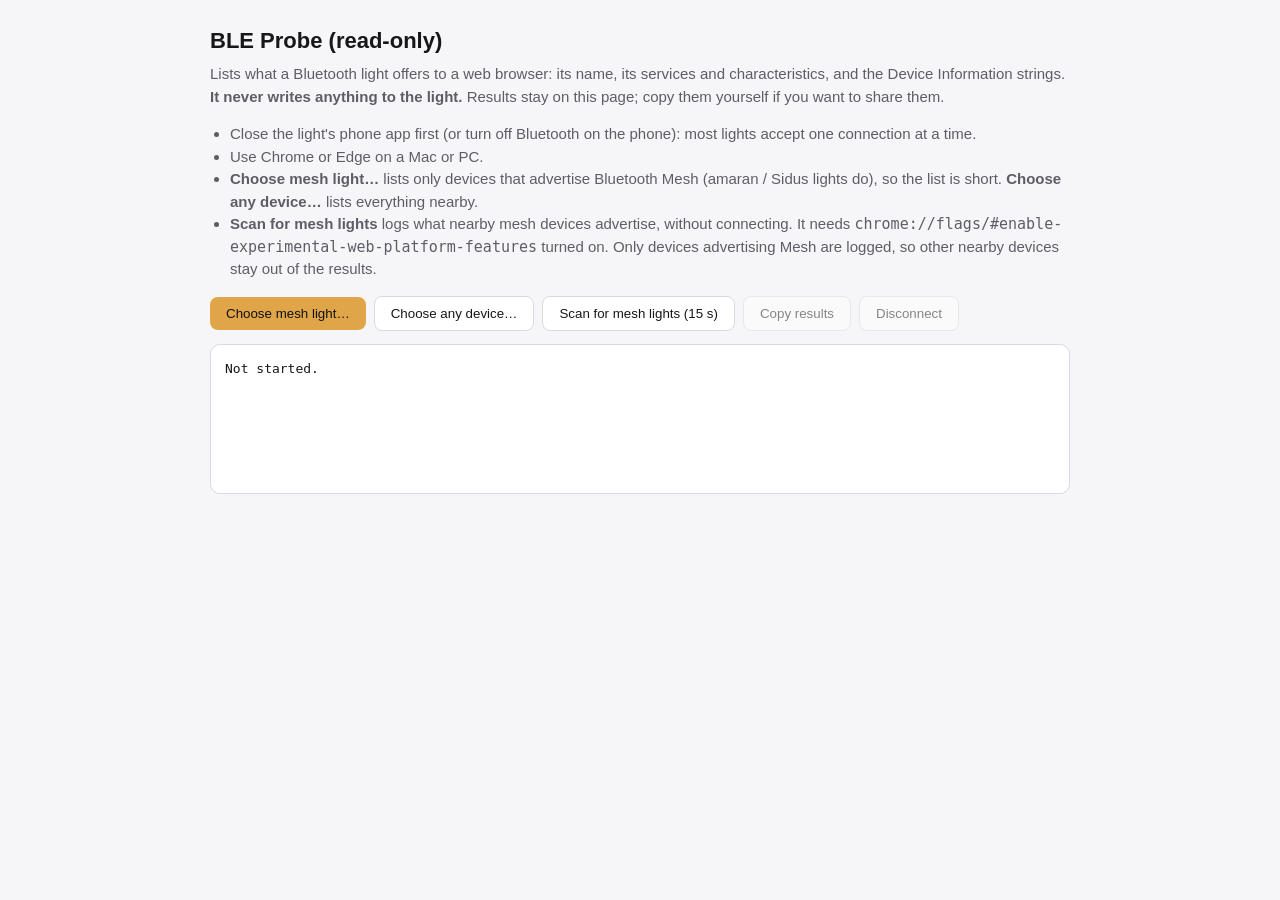
<file: tools/ble-probe.html>
<!doctype html>
<html lang="en">
<head>
<meta charset="utf-8">
<meta name="viewport" content="width=device-width, initial-scale=1">
<title>BLE Probe</title>
<style>
  :root { --bg: #121214; --panel: #1b1b1f; --text: #ececf0; --muted: #9a9aa4; --accent: #e0a548; --border: #2c2c33; --bad: #ff8a7a; --ok: #7bd88f; }
  @media (prefers-color-scheme: light) { :root:not([data-theme="dark"]) { --bg: #f6f6f8; --panel: #fff; --text: #17171a; --muted: #5d5d66; --border: #d9d9e0; --bad: #b3261e; --ok: #1e7a34; } }
  body { margin: 0; background: var(--bg); color: var(--text); font: 15px/1.5 -apple-system, BlinkMacSystemFont, "Segoe UI", sans-serif; }
  main { max-width: 860px; margin: 0 auto; padding: 24px 16px 48px; }
  h1 { font-size: 22px; margin: 0 0 4px; }
  p { color: var(--muted); margin: 6px 0 14px; }
  .row { display: flex; gap: 8px; flex-wrap: wrap; align-items: center; margin: 12px 0; }
  button { background: var(--accent); color: #111; border: 0; border-radius: 8px; padding: 9px 16px; font: 600 14px inherit; cursor: pointer; }
  button.sec { background: var(--panel); color: var(--text); border: 1px solid var(--border); }
  button:disabled { opacity: .5; cursor: default; }
  pre { background: var(--panel); border: 1px solid var(--border); border-radius: 10px; padding: 14px; overflow-x: auto;
        font: 13px/1.5 ui-monospace, SFMono-Regular, Menlo, monospace; white-space: pre-wrap; word-break: break-word; min-height: 120px; }
  .bad { color: var(--bad); } .ok { color: var(--ok); }
  ul { color: var(--muted); padding-left: 20px; }
</style>
</head>
<body>
<main>
  <h1>BLE Probe (read-only)</h1>
  <p>Lists what a Bluetooth light offers to a web browser: its name, its services and characteristics, and the
    Device Information strings. <b>It never writes anything to the light.</b> Results stay on this page; copy them
    yourself if you want to share them.</p>
  <ul>
    <li>Close the light's phone app first (or turn off Bluetooth on the phone): most lights accept one connection at a time.</li>
    <li>Use Chrome or Edge on a Mac or PC.</li>
    <li><b>Choose mesh light…</b> lists only devices that advertise Bluetooth Mesh (amaran / Sidus lights do), so the
      list is short. <b>Choose any device…</b> lists everything nearby.</li>
    <li><b>Scan for mesh lights</b> logs what nearby mesh devices advertise, without connecting. It needs
      <code>chrome://flags/#enable-experimental-web-platform-features</code> turned on. Only devices advertising
      Mesh are logged, so other nearby devices stay out of the results.</li>
  </ul>
  <div class="row">
    <button id="goMesh">Choose mesh light…</button>
    <button id="go" class="sec">Choose any device…</button>
    <button id="scan" class="sec">Scan for mesh lights (15 s)</button>
    <button id="copy" class="sec" disabled>Copy results</button>
    <button id="disc" class="sec" disabled>Disconnect</button>
  </div>
  <pre id="out">Not started.</pre>
</main>
<script>
// Services the browser may open (Web Bluetooth only exposes services listed here).
// Bluetooth Mesh provisioning and proxy, Device Information, Battery, and the Telink vendor service seen on the GVM light.
// No firmware-update (OTA/DFU) services are listed on purpose.
const NAMES = {
  '00001827-0000-1000-8000-00805f9b34fb': 'Mesh Provisioning (0x1827)',
  '00001828-0000-1000-8000-00805f9b34fb': 'Mesh Proxy (0x1828)',
  '0000180a-0000-1000-8000-00805f9b34fb': 'Device Information (0x180A)',
  '0000180f-0000-1000-8000-00805f9b34fb': 'Battery (0x180F)',
  '00010203-0405-0607-0809-0a0b0c0d1910': 'Telink vendor service',
  '00002adb-0000-1000-8000-00805f9b34fb': 'Mesh Provisioning Data In (0x2ADB)',
  '00002adc-0000-1000-8000-00805f9b34fb': 'Mesh Provisioning Data Out (0x2ADC)',
  '00002add-0000-1000-8000-00805f9b34fb': 'Mesh Proxy Data In (0x2ADD)',
  '00002ade-0000-1000-8000-00805f9b34fb': 'Mesh Proxy Data Out (0x2ADE)',
  '00002a29-0000-1000-8000-00805f9b34fb': 'Manufacturer Name',
  '00002a24-0000-1000-8000-00805f9b34fb': 'Model Number',
  '00002a25-0000-1000-8000-00805f9b34fb': 'Serial Number',
  '00002a26-0000-1000-8000-00805f9b34fb': 'Firmware Revision',
  '00002a27-0000-1000-8000-00805f9b34fb': 'Hardware Revision',
  '00002a28-0000-1000-8000-00805f9b34fb': 'Software Revision',
  '00002a19-0000-1000-8000-00805f9b34fb': 'Battery Level',
};
const SERVICES = Object.keys(NAMES).filter((u) => /^0000(1827|1828|180a|180f)|^00010203/.test(u));
// Reads are limited to Device Information strings and the battery level.
const READ_OK = new Set(['00002a29', '00002a24', '00002a26', '00002a27', '00002a28', '00002a19'].map((s) => s + '-0000-1000-8000-00805f9b34fb'));

const $ = (id) => document.getElementById(id);
const out = $('out');
let lines = [], device = null;
const log = (s, cls) => { lines.push(s); const span = document.createElement('span'); if (cls) span.className = cls; span.textContent = s + '\n'; out.appendChild(span); };
const name = (u) => NAMES[u] ?? u;
const props = (p) => ['broadcast', 'read', 'writeWithoutResponse', 'write', 'notify', 'indicate', 'authenticatedSignedWrites', 'reliableWrite', 'writableAuxiliaries'].filter((k) => p[k]).join(', ') || 'none';

const MESH = ['00001827-0000-1000-8000-00805f9b34fb', '00001828-0000-1000-8000-00805f9b34fb'];
$('go').addEventListener('click', () => probe({ acceptAllDevices: true, optionalServices: SERVICES }));
$('goMesh').addEventListener('click', () => probe({ filters: [{ services: [MESH[1]] }, { services: [MESH[0]] }, { namePrefix: 'amaran' }, { namePrefix: 'Ace' }], optionalServices: SERVICES }));

const hex = (dv) => Array.from(new Uint8Array(dv.buffer, dv.byteOffset, dv.byteLength), (b) => b.toString(16).padStart(2, '0').toUpperCase()).join(' ');
$('scan').addEventListener('click', async () => {
  out.textContent = ''; lines = [];
  if (!navigator.bluetooth?.requestLEScan) {
    log('Scanning is off in this browser. In Chrome open chrome://flags/#enable-experimental-web-platform-features, set it to Enabled, relaunch, and try again. Or use "Choose mesh light…".', 'bad');
    return;
  }
  log(`BLE Probe scan · ${new Date().toISOString()} · ${navigator.userAgent}`);
  let scan;
  try { scan = await navigator.bluetooth.requestLEScan({ filters: [{ services: [MESH[1]] }, { services: [MESH[0]] }], keepRepeatedDevices: false }); }
  catch (e) { log(`Scan not started: ${e.name}: ${e.message}`, 'bad'); return; }
  log('Scanning 15 s for devices that advertise Bluetooth Mesh (0x1827 provisioning = not set up yet, 0x1828 proxy = already in a network)…');
  const seen = new Map();
  const onAd = (ev) => {
    const id = ev.device.id;
    const svc = (ev.uuids ?? []).map(name).join(', ');
    const sd = [...(ev.serviceData ?? new Map())].map(([u, v]) => `${name(u)}: ${hex(v)}`).join(' · ');
    const md = [...(ev.manufacturerData ?? new Map())].map(([c, v]) => `company 0x${c.toString(16).padStart(4, '0').toUpperCase()}: ${hex(v)}`).join(' · ');
    const key = `${id}|${svc}|${sd}|${md}|${ev.name ?? ''}`;
    if (seen.get(id) === key) return;
    seen.set(id, key);
    log(`\n● device #${[...seen.keys()].indexOf(id) + 1}  name="${ev.name ?? ev.device.name ?? '(none)'}"  rssi=${ev.rssi ?? '?'} dBm`);
    if (svc) log(`  services: ${svc}`);
    if (sd) log(`  service data: ${sd}`);
    if (md) log(`  manufacturer data: ${md}`);
  };
  navigator.bluetooth.addEventListener('advertisementreceived', onAd);
  await new Promise((r) => setTimeout(r, 15000));
  scan.stop();
  navigator.bluetooth.removeEventListener('advertisementreceived', onAd);
  log(`\nDone: ${seen.size} mesh device(s). Turn the light off and on during a scan to see which one it is.`, 'ok');
  $('copy').disabled = false;
});

async function probe(opts) {
  out.textContent = ''; lines = [];
  if (!navigator.bluetooth) { log('This browser has no Web Bluetooth. Use Chrome or Edge.', 'bad'); return; }
  log(`BLE Probe · ${new Date().toISOString()} · ${navigator.userAgent}`);
  try {
    device = await navigator.bluetooth.requestDevice(opts);
  } catch (e) { log(`Chooser closed: ${e.name}: ${e.message}`, 'bad'); return; }
  log(`Device: name="${device.name ?? '(none)'}"`);
  device.addEventListener('gattserverdisconnected', () => { log('Disconnected.'); $('disc').disabled = true; });
  let server;
  try {
    log('Connecting…');
    server = await device.gatt.connect();
    log('Connected.', 'ok');
    $('disc').disabled = false;
  } catch (e) { log(`Connect failed: ${e.name}: ${e.message}`, 'bad'); $('copy').disabled = false; return; }
  let services = [];
  try { services = await server.getPrimaryServices(); }
  catch (e) { log(`No allowed services found: ${e.name}: ${e.message}`, 'bad'); }
  log(`Services the browser can open: ${services.length}`);
  for (const s of services) {
    log(`\n● ${name(s.uuid)}  ${s.uuid}`);
    let chars = [];
    try { chars = await s.getCharacteristics(); } catch (e) { log(`  characteristics: ${e.name}: ${e.message}`, 'bad'); continue; }
    for (const c of chars) {
      let line = `  - ${name(c.uuid)}  ${c.uuid}  [${props(c.properties)}]`;
      if (READ_OK.has(c.uuid) && c.properties.read) {
        try {
          const v = await c.readValue();
          const bytes = new Uint8Array(v.buffer, v.byteOffset, v.byteLength);
          const text = c.uuid.startsWith('00002a19') ? `${bytes[0]}%` : `"${new TextDecoder().decode(bytes).replace(/\0+$/, '')}"`;
          line += `  = ${text}`;
        } catch (e) { line += `  (read failed: ${e.name})`; }
      }
      log(line);
    }
  }
  // Which of the asked-for services were missing (the browser blocks some, or the light doesn't have them).
  const got = new Set(services.map((s) => s.uuid));
  const missing = SERVICES.filter((u) => !got.has(u));
  if (missing.length) log(`\nNot found or not allowed: ${missing.map(name).join(', ')}`);
  log('\nDone. Nothing was written to the light.', 'ok');
  $('copy').disabled = false;
}

$('copy').addEventListener('click', async () => {
  try { await navigator.clipboard.writeText(lines.join('\n')); $('copy').textContent = 'Copied'; setTimeout(() => ($('copy').textContent = 'Copy results'), 1500); }
  catch { log('Copy failed: select the text and copy it by hand.', 'bad'); }
});
$('disc').addEventListener('click', () => { device?.gatt.connected && device.gatt.disconnect(); });
</script>
</body>
</html>
</file>
<file: web/styles.css>
:root {
  /* Dark-only: designed for a backstage booth. */
  --bg: #0b0b0c;
  --panel: #141416;
  --panel-2: #1b1b1e;
  --border: #2a2a2e;
  --text: #d9d6cf;
  --muted: #86837c;
  --accent: #e0a548;
  --ok: #4fb36a;
  --warn: #e0a548;
  --danger: #d6453a;
  --mono: ui-monospace, SFMono-Regular, Menlo, monospace;
  color-scheme: dark;
}
* { box-sizing: border-box; }
html, body { margin: 0; height: 100%; }
body {
  background: var(--bg); color: var(--text);
  font: 14px/1.4 -apple-system, BlinkMacSystemFont, "Helvetica Neue", sans-serif;
  display: flex; flex-direction: column; overflow: hidden;
  user-select: none;
}
body.dim { filter: brightness(0.5); }
button { font: inherit; color: inherit; cursor: pointer; }
button:disabled { cursor: default; opacity: .4; }
[hidden] { display: none !important; }

/* ---------- top bar ---------- */
.bar {
  display: flex; align-items: center; gap: 8px 16px; padding: 10px 16px;
  border-bottom: 1px solid var(--border); background: var(--panel);
}
.conn { display: flex; align-items: center; gap: 10px; flex: 0 0 auto; }
.dot { width: 12px; height: 12px; border-radius: 50%; background: var(--muted); flex: none; }
.dot.connected { background: var(--ok); box-shadow: 0 0 8px var(--ok); }
.dot.connecting, .dot.reconnecting { background: var(--warn); animation: pulse 1s infinite; }
.dot.disconnected, .dot.unsupported { background: var(--danger); }
@keyframes pulse { 50% { opacity: .3; } }
.conn-text { font-weight: 600; white-space: nowrap; }
.conn-sub { color: var(--muted); font-size: 12px; white-space: nowrap; overflow: hidden; text-overflow: ellipsis; }
.bar-right { display: flex; gap: 8px; flex: 1; justify-content: flex-end; }
.tabs { display: flex; background: var(--bg); border: 1px solid var(--border); border-radius: 8px; padding: 3px; }
.tab { background: none; border: 0; padding: 6px 16px; border-radius: 6px; color: var(--muted); }
.tab.active { background: var(--panel-2); color: var(--text); }

.btn {
  background: var(--panel-2); border: 1px solid var(--border); border-radius: 7px;
  padding: 7px 14px;
}
.btn:hover:not(:disabled) { border-color: #3d3d43; }
.btn.sm { padding: 3px 10px; font-size: 12px; }
.btn.toggle.on { background: var(--accent); border-color: var(--accent); color: #111; font-weight: 600; }

/* ---------- show tab: fills the window, no page scroll ---------- */
/* Vertical rhythm scales with window height so everything fits from ~620px tall up. */
:root {
  --gap: clamp(6px, 1.3vh, 14px);
  --pad: clamp(8px, 1.5vh, 16px);
  --track-h: clamp(10px, 1.6vh, 16px);
  --thumb: clamp(22px, 3.2vh, 32px);
  --range-h: clamp(28px, 4.2vh, 42px);
  --value: clamp(20px, 3.2vh, 30px);
}
.tab-panel { flex: 1; min-height: 0; }
#tab-show {
  display: grid; gap: var(--gap); padding: var(--gap);
  grid-template-columns: minmax(210px, 290px) minmax(0, 1.25fr) minmax(270px, 1fr);
  grid-template-rows: auto minmax(0, 1fr);
  overflow: hidden;
}
.col { display: flex; flex-direction: column; gap: var(--gap); min-width: 0; min-height: 0; }
.group { background: var(--panel); border: 1px solid var(--border); border-radius: 12px; padding: var(--pad); }
.label { font-size: 11px; text-transform: uppercase; letter-spacing: .06em; color: var(--muted); }
.hint { color: var(--muted); font-size: 12px; }
.row { display: flex; gap: 8px; align-items: center; flex-wrap: wrap; margin-top: 8px; }
.row-between { display: flex; justify-content: space-between; align-items: baseline; gap: 8px; }
.big-value { font: 600 var(--value)/1 var(--mono); font-variant-numeric: tabular-nums; white-space: nowrap; }
.big-value small { font-size: 13px; color: var(--muted); margin-left: 2px; }

/* column A */
.power {
  display: flex; justify-content: space-between; align-items: center; flex: none;
  background: var(--panel); border: 2px solid var(--border); border-radius: 12px;
  padding: 0 18px; height: clamp(48px, 8vh, 72px);
}
.power-label { font-size: 12px; letter-spacing: .1em; color: var(--muted); }
.power-state { font: 700 clamp(20px, 3.2vh, 28px) var(--mono); }
.power.on { border-color: var(--ok); }
.power.on .power-state { color: var(--ok); }

.blackout {
  position: relative; flex: 1 1 auto; min-height: 72px;
  background: #2a1210; border: 2px solid var(--danger); color: #ffd9d4;
  border-radius: 14px; font-size: clamp(20px, 3.4vh, 30px); font-weight: 800; letter-spacing: .08em;
}
.blackout:not(:disabled):active { transform: scale(.99); }
.blackout.restore { background: #102414; border-color: var(--ok); color: #d4ffdc; }
.blackout.busy { animation: pulse 1s infinite; }
.key {
  position: absolute; top: 8px; right: 10px; font: 600 11px var(--mono);
  border: 1px solid currentColor; border-radius: 4px; padding: 1px 5px; opacity: .6;
}

.fade { --track: linear-gradient(90deg, #2a2a2e, #e0a548); }
.fade-value { font-size: clamp(16px, 2.4vh, 22px); }
.fade-chips { gap: 4px; }
.fade-chips { flex-wrap: nowrap; }
.fade-chips .chip { padding: 3px 4px; flex: 1 1 auto; min-width: 0; text-align: center; font-size: 12px; }
#fadeCtl .chips .chip.active { border-color: var(--accent); color: var(--text); }
.fade-status { min-height: 1.3em; margin-top: 4px; }

.status-card { display: flex; gap: 12px; align-items: center; flex: none; }
.status-text { min-width: 0; }
.preview { width: clamp(40px, 6.5vh, 58px); aspect-ratio: 1; border-radius: 10px; border: 1px solid var(--border); background: #000; flex: none; }
.readout { font: 13px/1.4 var(--mono); margin-top: 2px; }

/* column B */
.seg { display: flex; background: var(--bg); border: 1px solid var(--border); border-radius: 9px; padding: 3px; }
.seg button { flex: 1; background: none; border: 0; padding: 8px 0; border-radius: 7px; color: var(--muted); }
.seg button.active { background: var(--panel-2); color: var(--text); box-shadow: inset 0 0 0 1px #3d3d43; }
.seg.mode button { font-size: 14px; padding: clamp(6px, 1.1vh, 10px) 0; }
.color-card { flex: none; }
.color-panel { margin-top: var(--gap); }
.color-panel > .row-between ~ .row-between { margin-top: calc(var(--gap) * .6); }

.looks-card, .effects-card { display: flex; flex-direction: column; min-height: 0; }
.looks-card { flex: 1 1 auto; }
.effects-card { flex: 1 1 auto; }

/* sliders */
.range {
  -webkit-appearance: none; appearance: none; width: 100%; height: var(--range-h); margin: 2px 0 0;
  background: transparent; display: block;
}
.range::-webkit-slider-runnable-track {
  height: var(--track-h); border-radius: 9px; background: var(--track); border: 1px solid var(--border);
}
.range::-webkit-slider-thumb {
  -webkit-appearance: none; width: var(--thumb); height: var(--thumb);
  margin-top: calc((var(--track-h) - var(--thumb)) / 2 - 1px); border-radius: 50%;
  background: #f2efe8; border: 3px solid #0b0b0c; box-shadow: 0 0 0 1px #555;
}
.range:disabled::-webkit-slider-thumb { background: #555; }
.range:focus-visible { outline: none; }
.range:focus-visible::-webkit-slider-thumb { box-shadow: 0 0 0 3px var(--accent); }
.bri { --track: linear-gradient(90deg, #000, #fff); }
.cct { --track: linear-gradient(90deg, #ffb46b, #ffd9b3 45%, #f4f1ff); }
.hue { --track: linear-gradient(90deg, hsl(0 100% 50%), hsl(60 100% 50%), hsl(120 100% 50%), hsl(180 100% 50%), hsl(240 100% 50%), hsl(300 100% 50%), hsl(360 100% 50%)); }
.sat { --track: linear-gradient(90deg, #fff, var(--sat-color, red)); }

.chips { display: flex; gap: 6px; flex-wrap: wrap; margin-top: calc(var(--gap) * .7); }
.chip { background: var(--panel-2); border: 1px solid var(--border); border-radius: 16px; padding: 4px 12px; font-size: 13px; }
.swatches { flex-wrap: nowrap; }
.swatches button {
  flex: 1 1 0; min-width: 0; max-width: 40px; aspect-ratio: 1; border-radius: 50%;
  border: 2px solid var(--border); background: var(--c); padding: 0;
}
.swatches button.active { border-color: var(--text); }

kbd { font: 11px var(--mono); border: 1px solid var(--border); border-bottom-width: 2px; border-radius: 4px; padding: 1px 5px; margin: 0 2px; color: var(--text); }

/* looks & effects tiles */
.tiles {
  display: grid; grid-template-columns: repeat(3, minmax(0, 1fr)); gap: 6px;
  margin-top: calc(var(--gap) * .7);
}
.looks-card .tiles { flex: 1; min-height: 0; grid-template-columns: repeat(3, minmax(0, 1fr)); grid-auto-rows: minmax(30px, 84px); align-content: start; }
.looks-card .tile { min-height: 0; }
.tile {
  position: relative; display: flex; align-items: center; gap: 8px; text-align: left; min-width: 0;
  background: var(--panel-2); border: 2px solid var(--border); border-radius: 10px;
  padding: 6px 8px; min-height: clamp(38px, 5.6vh, 52px);
}
.tile .sw { width: 20px; height: 20px; border-radius: 50%; flex: none; background: var(--sw); border: 1px solid #0006; }
.tile .nm { font-weight: 600; line-height: 1.15; font-size: 13px; overflow: hidden; text-overflow: ellipsis; white-space: nowrap; }
.tile .sub { display: block; font-size: 11px; color: var(--muted); font-weight: 400; font-family: var(--mono); margin-top: 2px; }
.tile .nm { display: flex; flex-direction: column; min-width: 0; }
.tile .sub { overflow: hidden; text-overflow: ellipsis; white-space: nowrap; }
.tile .key { top: 3px; right: 4px; font-size: 9px; padding: 0 3px; }
.tile.active { border-color: var(--accent); }
.tile.running { border-color: var(--accent); animation: pulse 1.2s infinite; }

.fx-settings {
  display: flex; flex-direction: column; flex: 1; min-height: 0;
  margin-top: var(--gap); padding-top: var(--gap); border-top: 1px solid var(--border);
}
.fx-head { margin: 0; gap: 8px; flex-wrap: nowrap; }
.fx-select { width: auto; margin: 0; font: 13px -apple-system, BlinkMacSystemFont, sans-serif; padding: 3px 6px; }
/* Params share the remaining height; scroll only as a last resort on very short windows. */
.fx-params { display: flex; flex-direction: column; gap: clamp(4px, 1.4vh, 14px); flex: 1; min-height: 0; overflow-y: auto; margin-top: calc(var(--gap) * .8); }
.fx-param .row-between { margin-top: 2px; }
.fx-param .val { font: 600 13px var(--mono); font-variant-numeric: tabular-nums; }
.fx-param .range { height: clamp(22px, 3.2vh, 30px); margin-top: 0; }
.fx-param .range::-webkit-slider-runnable-track { height: 8px; }
.fx-param .range::-webkit-slider-thumb { width: 18px; height: 18px; margin-top: -6px; border-width: 2px; }
.fx-param .seg { margin-top: 3px; }
.fx-param .seg button { padding: 4px 0; font-size: 12px; }
.range.plain { --track: linear-gradient(90deg, #2a2a2e, #6b6b66); }
.range.speed { --track: linear-gradient(90deg, #2a2a2e, #e0a548); }

body.locked .lockable { pointer-events: none; opacity: .35; }

/* ---------- debug tab ---------- */
#tab-debug { display: grid; grid-template-columns: minmax(300px, 420px) 1fr; gap: 16px; padding: 16px; overflow: hidden; }
.dcol { display: flex; flex-direction: column; gap: 16px; min-height: 0; }
.grow { flex: 1; min-height: 0; display: flex; flex-direction: column; }
select, input[type=text], textarea {
  width: 100%; margin-top: 8px; background: var(--bg); color: var(--text);
  border: 1px solid var(--border); border-radius: 7px; padding: 7px 9px; font: 12px var(--mono);
  user-select: text;
}
.row input[type=text] { flex: 1; width: auto; margin-top: 0; }
textarea { min-height: 54px; resize: vertical; }
pre {
  flex: 1; overflow: auto; margin: 8px 0 0; font: 11.5px/1.45 var(--mono);
  white-space: pre-wrap; word-break: break-all; user-select: text;
}
label { display: inline-flex; align-items: center; gap: 6px; font-size: 13px; }


/* Small laptops / landscape tablets: tighter tiles. */
@media (min-width: 960px) and (max-width: 1100px) {
  .looks-card .tiles { grid-template-columns: repeat(3, minmax(0, 1fr)); }
  .effects-card .tiles { grid-template-columns: repeat(2, minmax(0, 1fr)); }
  .tile { gap: 6px; padding: 5px 6px; }
  .tile .nm { font-size: 12px; }
}

/* Narrow screens (phones, portrait tablets): too small to fit everything, so stack and scroll. */
@media (max-width: 959px) {
  html, body { height: auto; min-height: 100%; }
  body { overflow: auto; }
  .tab-panel { flex: none; }
  #tab-show { grid-auto-rows: auto; }
  .col { min-height: auto; }
  .looks-card, .effects-card, .fx-settings, .fx-params, .looks-card .tiles { flex: none; }
  .effects-card .tiles { grid-template-columns: repeat(auto-fit, minmax(120px, 1fr)); }
  .bar { flex-wrap: wrap; }
  .bar-right { flex: none; }
  #tab-show { grid-template-columns: 1fr; grid-template-rows: none; overflow: visible; }
  #tab-debug { grid-template-columns: 1fr; overflow: visible; }
  .blackout { min-height: 110px; }
  .looks-card .tiles { max-height: none; }
  .fx-params { overflow: visible; }
}
@media (min-width: 600px) and (max-width: 959px) {
  #tab-show { grid-template-columns: 1fr 1fr; }
  .col-c { grid-column: 1 / -1; }
}

/* ---------- primary / danger buttons ---------- */
.btn.primary { background: var(--accent); border-color: var(--accent); color: #111; font-weight: 600; }
.btn.primary:hover:not(:disabled) { filter: brightness(1.08); }
.btn.danger { color: #ffb3ab; border-color: #5a2723; }
.btn.danger.confirm { background: var(--danger); color: #fff; border-color: var(--danger); }
.btn.big { padding: 12px 22px; font-size: 16px; }

/* ---------- overlays (blocker, setup) ---------- */
.overlay {
  position: fixed; inset: 0; z-index: 50; display: flex; align-items: center; justify-content: center;
  background: rgba(5, 5, 6, .88); padding: 16px; overflow: auto;
}
.sheet {
  width: min(560px, 100%); background: var(--panel); border: 1px solid var(--border); border-radius: 16px;
  padding: 28px; box-shadow: 0 20px 60px #000a; user-select: text;
}
.sheet.wide { width: min(680px, 100%); }
.sheet h1 { font-size: 22px; margin: 0 0 8px; }
.sheet p { margin: 0 0 12px; }
.sheet-icon { font-size: 30px; color: var(--accent); margin-bottom: 6px; }
.steps { margin: 8px 0 14px; padding-left: 20px; }
.steps li { margin: 6px 0; }
code { font: 12px var(--mono); background: var(--bg); padding: 1px 5px; border-radius: 4px; word-break: break-all; }

.checklist { list-style: none; padding: 0; margin: 18px 0; display: flex; flex-direction: column; gap: 10px; }
.checklist > li { border: 1px solid var(--border); border-radius: 12px; padding: 14px 16px; background: var(--panel-2); }
.chk-head { display: flex; align-items: center; gap: 10px; }
.chk-body { margin: 8px 0 0 34px; color: var(--text); }
.chk-body p { margin: 0 0 10px; }
.mark {
  width: 24px; height: 24px; border-radius: 50%; flex: none; display: inline-flex; align-items: center; justify-content: center;
  font: 600 12px var(--mono); background: var(--bg); border: 1px solid var(--border); color: var(--muted);
}
li.ok .mark { background: var(--ok); border-color: var(--ok); color: #0b0b0c; }
li.ok .mark::after { content: '✓'; }
li.bad .mark { background: var(--danger); border-color: var(--danger); color: #fff; }
li.bad .mark::after { content: '!'; }
li.wait .mark::after { content: '…'; }
li.ok .chk-body.collapsible { color: var(--muted); }
.setup-msg { margin-top: 10px; min-height: 1.4em; }
.setup-msg.ok { color: var(--ok); }
.setup-msg.err { color: #ffb3ab; }

/* ---------- dialogs ---------- */
.dlg {
  width: min(620px, calc(100vw - 32px)); max-height: calc(100vh - 48px); padding: 0;
  background: var(--panel); color: var(--text); border: 1px solid var(--border); border-radius: 16px;
  box-shadow: 0 20px 60px #000a; user-select: text;
}
.import-map { display: grid; grid-template-columns: auto 1fr; gap: 6px 12px; align-items: center; font-size: 14px; }
.import-map select { max-width: 240px; }
.gchip { border-style: dashed; }
.lchips.row { order: 3; flex-basis: 100%; max-width: 100%; }   /* many lights: the chips get their own row */
.bar:has(.lchips.row) { flex-wrap: wrap; }
.lbrand { flex: none; margin-left: 6px; padding: 3px 6px; border: 0; border-left: 1px solid var(--border); border-radius: 0; background: transparent;
  color: var(--muted); font: 700 10px/1 -apple-system, BlinkMacSystemFont, sans-serif; text-transform: uppercase; letter-spacing: .08em; }
.lbrand:hover { color: var(--text); }
.lbrand.sel { color: var(--accent); }
.lights-list { display: flex; flex-direction: column; gap: 12px; margin-bottom: 10px; }
.light-card { display: grid; grid-template-columns: 128px minmax(0, 1fr); gap: 14px; align-items: start;
  border: 1px solid var(--border); border-radius: 12px; padding: 12px; background: var(--panel-2); }
.light-card .ph { width: 128px; height: 128px; border-radius: 8px; background: #fff; object-fit: contain; display: grid; place-items: center;
  color: #555; font-size: 12px; text-align: center; overflow: hidden; }
.light-card h4 { margin: 0 0 2px; font-size: 16px; }
.light-card dl { margin: 6px 0 0; display: grid; grid-template-columns: auto 1fr; gap: 3px 10px; font-size: 13px; }
.light-card dt { color: var(--muted); }
.light-card dd { margin: 0; }
.badge { display: inline-block; font-size: 11px; font-weight: 700; padding: 2px 7px; border-radius: 999px; margin-left: 6px; vertical-align: 2px; }
.badge.verified { background: #173d22; color: #9be7ad; }
.badge.untested, .badge.reported { background: #43320f; color: #ffd27a; }
@media (max-width: 520px) { .light-card { grid-template-columns: 1fr; } }
.speed-now { font-weight: 600; min-height: 1.4em; }
.speed-pick { gap: 6px; flex-wrap: wrap; }
.tile.na { opacity: .45; cursor: help; position: relative; }
.tile.na .sw { filter: grayscale(1); }
.tile .sub.na-why { color: var(--muted); font-style: italic; white-space: normal; font-size: 10px; line-height: 1.2; }
.tile.na:hover { opacity: .8; }
#tileTip { position: fixed; z-index: 70; max-width: 260px; font: 12px/1.4 -apple-system, BlinkMacSystemFont, sans-serif;
  color: var(--text); background: var(--panel); border: 1px solid var(--border); border-radius: 8px; padding: 8px 10px;
  box-shadow: 0 8px 24px #000a; pointer-events: none; }
.preset-bar { display: flex; align-items: center; gap: 8px; margin-top: 8px; flex-wrap: wrap; }
.preset-bar .label { flex: 1; }
.preset-chips { display: flex; gap: 6px; flex-wrap: wrap; order: 3; flex-basis: 100%; min-width: 0; }
.preset-chip { display: inline-flex; align-items: center; gap: 6px; border-radius: 999px; padding: 4px 10px; font-size: 13px;
  background: var(--panel-2); border: 1px solid var(--border); color: var(--text); }
.preset-chip.active { border-color: var(--accent); box-shadow: inset 0 0 0 1px var(--accent); }
.preset-chip .pk { font: 600 10px var(--mono); color: var(--muted); }
.preset-dots { display: inline-flex; gap: 2px; }
.preset-dots span { width: 9px; height: 9px; border-radius: 50%; border: 1px solid #0006; }
.preset-summary { margin: 4px 0 8px; padding-left: 18px; font-size: 13px; }
.presets-lib { margin-top: 14px; }
.preset-row { border: 1px solid var(--border); border-radius: 10px; padding: 8px 10px; background: var(--panel-2); }
.preset-row .head { display: flex; gap: 8px; align-items: center; flex-wrap: wrap; }
.preset-row .head input { flex: 1 1 160px; min-width: 0; }
.preset-entries { display: flex; flex-wrap: wrap; gap: 6px; margin-top: 8px; align-items: center; }
.preset-entry { display: inline-flex; align-items: center; gap: 6px; border: 1px solid var(--border); border-radius: 8px; padding: 3px 4px 3px 8px; font-size: 12px; }
.preset-entry .missing { color: var(--muted); font-style: italic; }
.board-list { display: flex; flex-direction: column; gap: 4px; max-height: 240px; overflow-y: auto; }
.board-row { display: grid; grid-template-columns: 22px 18px minmax(0, 1fr) 28px auto auto; gap: 8px; align-items: center; padding: 3px 4px; border-radius: 6px; }
.board-row.off { opacity: .45; }
.board-row .bkey { font: 600 11px var(--mono); color: var(--muted); text-align: center; }
.board-row input { width: 18px; height: 18px; accent-color: var(--accent); }
.board-btns { gap: 6px; }
.copy-groups { gap: 6px; margin: 4px 0 10px; flex-wrap: wrap; }
.master-card.trim .big-value { color: #ff8a5c; }
.cue-notes { width: 100%; margin-top: 6px; font-size: 13px; }
input.cue-num { width: 100%; text-align: center; padding: 4px 2px; font-size: 14px; }
.cue-note { font-size: 13px; color: var(--accent); white-space: nowrap; overflow: hidden; text-overflow: ellipsis; font-weight: 600; }
.show-name { max-width: 180px; overflow: hidden; text-overflow: ellipsis; white-space: nowrap; }
.shows-list { display: flex; flex-direction: column; gap: 8px; margin-bottom: 10px; }
.show-row { display: flex; align-items: center; gap: 8px; flex-wrap: wrap; }
.show-row input { flex: 1 1 160px; min-width: 0; }
.show-row.open input { border-color: var(--accent); }
.grow { flex: 1; }
.dlg-sm { width: min(380px, calc(100vw - 32px)); }
.dlg-sm .field input { max-width: none; }
.dlg-actions { justify-content: flex-end; gap: 8px; margin-top: 6px; }
.look-actions { gap: 6px; }
.look-pick-hint { margin: 2px 0 6px; color: var(--accent); }
.looks-card.picking #looks .tile { border-color: var(--accent); border-style: dashed; }
.dlg::backdrop { background: rgba(5, 5, 6, .7); }
.dlg-head {
  position: sticky; top: 0; display: flex; justify-content: space-between; align-items: center;
  padding: 16px 22px; background: var(--panel); border-bottom: 1px solid var(--border);
}
.dlg-head h2 { margin: 0; font-size: 18px; }
.dlg section { padding: 14px 22px 18px; border-bottom: 1px solid var(--border); }
.dlg section:last-child { border-bottom: 0; }
.dlg h3 { margin: 0 0 10px; font-size: 12px; text-transform: uppercase; letter-spacing: .06em; color: var(--muted); }
.switch { display: flex; gap: 10px; align-items: center; margin: 8px 0; font-size: 14px; }
.switch input { width: 18px; height: 18px; accent-color: var(--accent); }
.field { display: flex; flex-direction: column; align-items: stretch; gap: 0; font-size: 13px; color: var(--muted); margin-bottom: 8px; }
.field input { font: 14px -apple-system, BlinkMacSystemFont, sans-serif; margin-top: 6px; max-width: 280px; }
.about p { margin: 0 0 8px; }
details { border: 1px solid var(--border); border-radius: 9px; padding: 8px 12px; margin: 8px 0; }
summary { cursor: pointer; font-weight: 600; }
details[open] summary { margin-bottom: 4px; }
.keys-table { border-collapse: collapse; }
.keys-table td { padding: 5px 14px 5px 0; vertical-align: top; }

/* ---------- toasts ---------- */
.toasts {
  position: fixed; right: 16px; bottom: 16px; z-index: 60; display: flex; flex-direction: column; gap: 10px;
  width: min(400px, calc(100vw - 32px));
}
.toast {
  position: relative; background: var(--panel-2); border: 1px solid var(--border); border-left: 4px solid var(--muted);
  border-radius: 10px; padding: 12px 36px 12px 14px; box-shadow: 0 10px 30px #0009; user-select: text;
  animation: toast-in .18s ease-out;
}
.toast.info { border-left-color: var(--accent); }
.toast.ok { border-left-color: var(--ok); }
.toast.warn { border-left-color: var(--warn); }
.toast.error { border-left-color: var(--danger); }
.toast b { display: block; margin-bottom: 2px; }
.toast p { margin: 0; color: var(--muted); font-size: 13px; }
.toast ul { margin: 6px 0 0; padding-left: 18px; font-size: 13px; }
.toast .x { position: absolute; top: 6px; right: 6px; background: none; border: 0; color: var(--muted); font-size: 18px; padding: 2px 8px; }
.toast .row { margin-top: 8px; }
@keyframes toast-in { from { transform: translateY(8px); opacity: 0; } }



/* ---------- light chips (header) ---------- */
.lchips { display: flex; gap: 6px; flex-wrap: nowrap; overflow-x: auto; min-width: 0; max-width: 46vw; scrollbar-width: none; }
.lchip {
  display: inline-flex; align-items: center; gap: 6px; white-space: nowrap; flex: none;
  background: var(--panel-2); border: 1px solid var(--border); border-radius: 999px; padding: 4px 11px; font-size: 13px;
}
.lchip.sel { border-color: var(--accent); color: var(--text); box-shadow: inset 0 0 0 1px var(--accent); }
.lchip .dot { width: 8px; height: 8px; }
.lsw { display: inline-block; width: 14px; height: 14px; border-radius: 4px; border: 1px solid #0006; flex: none; }
.lsw.big { width: 26px; height: 26px; border-radius: 6px; }

/* ---------- cue bar (show tab) ---------- */
.cuebar {
  grid-column: 1 / -1; display: grid; grid-template-columns: auto auto minmax(0, 1fr) minmax(0, 1.1fr) minmax(0, 1fr) auto;
  gap: var(--gap); align-items: center;
  background: var(--panel); border: 1px solid var(--border); border-radius: 12px; padding: calc(var(--pad) * .6) var(--pad);
}
.cue-slot { min-width: 0; }
.cue-title { font-weight: 700; font-size: clamp(14px, 2vh, 18px); white-space: nowrap; overflow: hidden; text-overflow: ellipsis; }
.cue-title.dim { color: var(--muted); font-weight: 600; }
.cue-mid { display: flex; flex-direction: column; gap: 4px; }
.cue-progress { height: 6px; border-radius: 3px; background: var(--bg); border: 1px solid var(--border); overflow: hidden; }
.cue-progress span { display: block; height: 100%; width: 0; background: var(--accent); transition: width .1s linear; }
.cue-state { min-height: 1.2em; white-space: nowrap; overflow: hidden; text-overflow: ellipsis; }
.cue-back { height: clamp(36px, 5.4vh, 48px); }
.go {
  position: relative; height: clamp(40px, 6.4vh, 58px); min-width: clamp(110px, 12vw, 170px);
  background: #12341c; border: 2px solid var(--ok); color: #d4ffdc; border-radius: 12px;
  font-size: clamp(18px, 2.8vh, 26px); font-weight: 800; letter-spacing: .08em; padding: 0 44px 0 18px;
}
.go .key { top: 50%; transform: translateY(-50%); right: 8px; font-size: 9px; }
.go:not(:disabled):active { transform: scale(.98); }

.add-tile { justify-content: center; border-style: dashed; color: var(--muted); }
.add-tile .nm { font-weight: 600; }

/* ---------- cue list panel (Show tab right column) & pop-out window ---------- */
.cue-panel { display: flex; flex-direction: column; min-height: 0; flex: 1 1 auto; }
.cue-head-btns { margin: 0; gap: 6px; flex-wrap: nowrap; }
.cue-tools { margin-top: calc(var(--gap) * .7); gap: 6px; }
.cue-tools .btn { padding: 4px 9px; }
.cue-fx-strip { display: flex; gap: 4px; flex-wrap: wrap; align-items: center; margin-top: calc(var(--gap) * .7); }
.cue-fx-strip .hint { margin-right: 2px; }
.cue-fx-strip .chip { padding: 2px 9px; font-size: 12px; }
.cue-fx-strip .chip.running { border-color: var(--accent); color: var(--accent); animation: pulse 1.2s infinite; }
.cue-hint { margin: 6px 0 0; font-size: 11px; }
.cue-list { flex: 1; min-height: 0; overflow-y: auto; margin-top: 8px; display: flex; flex-direction: column; gap: 6px; padding-right: 2px; }
.cue-list .empty { padding: 18px 4px; }
.cue-row {
  display: flex; flex-direction: column; gap: 6px; padding: 7px 8px; flex: none;
  border: 1px solid var(--border); border-radius: 10px; background: var(--panel-2); cursor: pointer;
}
.cue-row.sel { border-color: var(--accent); }
.cue-row.live { box-shadow: inset 4px 0 0 var(--ok); }
.cue-line1 { display: grid; grid-template-columns: 52px minmax(0, 1fr) auto auto; gap: 6px; align-items: center; }
.cue-line2 { display: grid; grid-template-columns: 58px 70px minmax(0, 1fr) 54px; gap: 6px; align-items: end; }
.cue-num { font: 700 15px var(--mono); text-align: center; }
.cue-row input, .cue-row select, .look-row input {
  width: 100%; margin: 0; background: var(--bg); color: var(--text); border: 1px solid var(--border);
  border-radius: 6px; padding: 4px 6px; font: 13px -apple-system, BlinkMacSystemFont, sans-serif; user-select: text;
}
.cue-row input[type=number] { font-family: var(--mono); }
.cue-row input:disabled, .cue-row select:disabled { opacity: .45; }
.cue-cell { display: flex; flex-direction: column; align-items: stretch; gap: 2px; font-size: 10px; color: var(--muted); min-width: 0; }
.cue-lights { display: flex; gap: 3px; flex-wrap: nowrap; }
.cue-go { padding: 3px 10px; }
/* wide list (pop-out window): one line per cue */
.cue-list.wide .cue-row { display: grid; grid-template-columns: minmax(0, 1.1fr) minmax(0, 1.4fr); align-items: end; gap: 10px; }
.cue-list.wide .cue-line2 { grid-template-columns: 70px 84px minmax(0, 1fr) 64px; }
.cue-list.wide .cue-line1 { align-self: end; }
.cue-list.wide .cue-notes { grid-column: 1 / -1; margin-top: 0; }

body.popout { overflow: hidden; height: 100vh; }
.cue-pop { height: 100vh; padding: 12px; display: flex; }
.cue-pop .cue-panel { flex: 1; }

/* ---------- looks tab ---------- */
#tab-looks { display: flex; justify-content: center; padding: var(--gap); overflow: hidden; }
.looks-lib { display: flex; flex-direction: column; min-height: 0; width: min(900px, 100%); }
.look-list { flex: 1; min-height: 0; overflow-y: auto; margin-top: 8px; display: flex; flex-direction: column; gap: 6px; }
.look-row {
  display: grid; grid-template-columns: 26px 14px minmax(120px, 1fr) minmax(0, 1fr) auto; gap: 8px; align-items: center;
  padding: 6px 8px; border: 1px solid var(--border); border-radius: 10px; background: var(--panel-2);
}
.look-key { font: 600 11px var(--mono); color: var(--muted); text-align: center; }
.look-desc { white-space: nowrap; overflow: hidden; text-overflow: ellipsis; font-family: var(--mono); font-size: 12px; }
.look-btns { margin: 0; gap: 4px; flex-wrap: nowrap; }
.look-btns .btn { padding: 3px 8px; }

.cue-listbtn { white-space: nowrap; height: clamp(36px, 5.4vh, 48px); }

/* ---------- settings: lights ---------- */
.light-list { display: flex; flex-direction: column; gap: 6px; }
.light-row { display: grid; grid-template-columns: 10px minmax(0, 1fr) auto auto auto; gap: 8px; align-items: center; }
.light-row .light-name { margin: 0; font: 14px -apple-system, BlinkMacSystemFont, sans-serif; }

@media (max-height: 700px) {
  .fx-params { gap: 2px; }
  .fx-param .range { height: 20px; }
  .fx-param .label { font-size: 10px; }
}
@media (max-width: 959px) {
  #tab-looks { overflow: visible; }
  .cuebar { grid-template-columns: auto auto minmax(0, 1fr) auto; }
  .cuebar .cue-mid, .cuebar .cue-slot:nth-of-type(3) { display: none; }
  .cue-panel { min-height: 420px; }
  .lchips { max-width: 100%; order: 3; flex-basis: 100%; }
}

/* compact cue panel on smaller screens: rows get the space */
@media (max-width: 1100px), (max-height: 760px) {
  .cue-panel:not(.popout .cue-panel) .cue-hint { display: none; }
}
@media (max-width: 1100px) {
  .cue-fx-strip .hint { display: none; }
  .cue-fx-strip .chip { padding: 2px 7px; font-size: 11px; }
}
.bar .btn { white-space: nowrap; }

/* ---------- per-light blackout (under the master Blackout) ---------- */
.lbo-row { display: grid; grid-template-columns: repeat(auto-fit, minmax(80px, 1fr)); gap: 6px; flex: none; }
.lbo {
  display: flex; justify-content: space-between; align-items: center; gap: 6px; min-width: 0;
  background: #22100e; border: 1px solid #6a2a24; color: #ffd9d4; border-radius: 9px;
  padding: clamp(4px, .9vh, 8px) 9px; font-size: 13px;
}
.lbo-name { overflow: hidden; text-overflow: ellipsis; white-space: nowrap; font-weight: 600; }
.lbo-state { font: 700 10px var(--mono); letter-spacing: .06em; opacity: .85; flex: none; }
.lbo.dark { background: #0f2414; border-color: var(--ok); color: #d4ffdc; }
.lbo.busy { animation: pulse 1s infinite; }
.lchip.flash { box-shadow: 0 0 0 3px var(--accent); }

.rename-input {
  width: 120px; margin: 0; padding: 3px 8px; border-radius: 999px; font: 13px -apple-system, BlinkMacSystemFont, sans-serif;
  background: var(--bg); color: var(--text); border: 1px solid var(--accent); user-select: text;
}
#connSub .rename-input { border-radius: 6px; width: 140px; }

.lbo.silent .lbo-state { color: var(--warn, #e0a030); }

/* Board follows the selected light(s): "partial" = only some of the selected lights have this look/effect. */
.tile.partial { border-color: var(--accent); border-style: dashed; }
.cue-fx-strip .chip.partial { border-color: var(--accent); border-style: dashed; }

.ladd { flex: none; padding: 4px 11px; border-radius: 999px; border: 1px dashed var(--border); background: transparent;
  color: var(--muted); font: inherit; font-size: 13px; cursor: pointer; white-space: nowrap; }
.ladd:hover:not(:disabled) { border-color: var(--accent); color: var(--text); }
.ladd:disabled { opacity: .5; cursor: default; }

/* App version, lower-right corner. Small and dim so it never competes with the controls. */
.version-badge { position: fixed; right: 6px; bottom: 2px; z-index: 5; font: 10px/1 var(--mono); color: var(--muted);
  background: var(--bg); padding: 2px 4px; border-radius: 3px; user-select: none; text-decoration: none; }
.version-badge:hover { color: var(--text); }
.links a { color: var(--accent); cursor: pointer; }

/* Pre-show check */
.check-summary { font-weight: 600; margin: 0 0 8px; }
.check-summary.check-ok { color: var(--ok); } .check-summary.check-warn { color: var(--warn); } .check-summary.check-bad { color: var(--danger); }
.check-list { list-style: none; padding: 0; margin: 0 0 10px; display: grid; gap: 6px; }
.check-list li { display: flex; gap: 8px; align-items: baseline; }
.check-mark { width: 1.2em; text-align: center; font-weight: 700; }
.check-ok .check-mark { color: var(--ok); } .check-warn .check-mark { color: var(--warn); } .check-bad .check-mark { color: var(--danger); }

/* Gel menu (in the color card) */
.gel-row { display: flex; align-items: center; gap: 8px; margin-top: 6px; }
.gel-select { flex: 1; min-width: 0; background: var(--panel-2); color: var(--text); border: 1px solid var(--border);
  border-radius: 8px; padding: 5px 8px; font: inherit; font-size: 13px; }

/* Custom effects: chips on the Show tab */
.custom-fx { display: flex; flex-wrap: wrap; gap: 6px; align-items: center; margin-top: 6px; max-height: 64px; overflow-y: auto; }
.custom-fx .cfx { display: inline-flex; align-items: center; gap: 6px; }
.custom-fx .cfx.running { border-color: var(--accent); color: var(--accent); animation: pulse 1.2s infinite; }
.custom-fx .cfx.partial { border-color: var(--accent); border-style: dashed; }
.cfx-sw { display: inline-block; width: 14px; height: 14px; border-radius: 4px; border: 1px solid #0006; flex: none; }

/* Custom effect builder (Effects tab) */
#tab-effects { display: block; padding: var(--gap); overflow: auto; }
.fxb { display: grid; grid-template-columns: minmax(200px, 260px) 1fr; gap: 16px; align-items: start; height: 100%; overflow: auto; }
.fxb-list { display: grid; gap: 6px; margin: 8px 0; }
.fxb-item { display: grid; grid-template-columns: auto 1fr; grid-template-rows: auto auto; column-gap: 8px; text-align: left;
  background: var(--panel-2); border: 1px solid var(--border); border-radius: 8px; padding: 7px 10px; color: var(--text); font: inherit; cursor: pointer; }
.fxb-item .cfx-sw { grid-row: span 2; align-self: center; width: 18px; height: 18px; }
.fxb-item.sel { border-color: var(--accent); box-shadow: inset 0 0 0 1px var(--accent); }
.fxb-head { display: flex; gap: 8px; align-items: center; flex-wrap: wrap; }
.fxb-name { flex: 1; min-width: 160px; font: inherit; font-size: 16px; font-weight: 600; background: var(--panel-2); color: var(--text);
  border: 1px solid var(--border); border-radius: 8px; padding: 6px 10px; }
.fxb-info { margin: 6px 0 10px; }
.fxb-steps { display: grid; gap: 4px; overflow-x: auto; }
.fxb-row { display: grid; grid-template-columns: 22px 18px 90px 172px 140px 140px 140px minmax(100px, 1fr) auto; gap: 6px; align-items: center; }
.fxb-row select, .fxb-row input { height: 30px; }
.fxb-hdr span { font-size: 11px; color: var(--muted); text-transform: uppercase; letter-spacing: .04em; }
.fxb-row input, .fxb-row select { width: 100%; min-width: 0; background: var(--panel-2); color: var(--text); border: 1px solid var(--border);
  border-radius: 6px; padding: 4px 6px; font: inherit; font-size: 13px; }
.fxb-val { display: flex; gap: 4px; align-items: center; }
.fxb-val input { width: 64px; }
.fxb-num { color: var(--muted); font: 12px var(--mono); text-align: right; }
.fxb-tools { display: flex; gap: 4px; }
.fxb-add { margin-top: 8px; gap: 8px; }
@media (max-width: 900px) { .fxb { grid-template-columns: 1fr; } }

.fxb-row input.fxb-warn { border-color: var(--warn); color: var(--warn); }
.fxb-note { margin-top: 8px; }

/* Step color picker (Effects tab) */
.fxb-row .sw-btn { padding: 0; cursor: pointer; width: 18px; height: 18px; }
.fxb-row .sw-btn:hover, .fxb-row .sw-btn:focus-visible { outline: 2px solid var(--accent); outline-offset: 2px; }
.step-picker { position: fixed; z-index: 50; width: 276px; padding: 10px; background: var(--panel); border: 1px solid var(--border);
  border-radius: 10px; box-shadow: 0 10px 30px #000a; }
.sp-head { display: flex; align-items: center; gap: 8px; margin-bottom: 8px; }
.sp-head .hint { margin-left: auto; }
.sp-prev { width: 22px; height: 22px; border-radius: 5px; border: 1px solid #0006; flex: none; }
.sp-val { font: 12px var(--mono); }
.sp-label { font-size: 11px; color: var(--muted); text-transform: uppercase; letter-spacing: .04em; margin: 6px 0 4px; }
.sp-area { position: relative; cursor: crosshair; touch-action: none; border-radius: 6px; overflow: hidden; }
.sp-area canvas { display: block; width: 100%; }
.sp-hs canvas { height: 128px; } .sp-cct canvas { height: 20px; }
.sp-dot { position: absolute; width: 12px; height: 12px; margin: -6px 0 0 -6px; border: 2px solid #fff; border-radius: 50%;
  box-shadow: 0 0 0 1px #000a; pointer-events: none; }

/* Random ranges (Level / Hold / Fade) */
.fxb-rng { display: flex; align-items: center; gap: 3px; min-width: 0; }
.fxb-rng input { flex: 1; min-width: 0; }
.fxb-rng small { color: var(--muted); }
/* In range mode the two boxes are narrow: drop the spinner arrows so values like 0.06 stay readable. */
.fxb-rng.on input { padding: 4px; -moz-appearance: textfield; }
.fxb-rng.on input::-webkit-inner-spin-button, .fxb-rng.on input::-webkit-outer-spin-button { -webkit-appearance: none; margin: 0; }
.fxb-rnd { flex: none; width: 24px; height: 30px; padding: 0; border-radius: 6px; border: 1px solid var(--border); background: transparent;
  color: var(--muted); font: 600 15px/1 var(--mono); cursor: pointer; }
.fxb-rnd.on { border-color: var(--accent); color: var(--accent); background: color-mix(in srgb, var(--accent) 12%, transparent); }

.fxb-template { width: 100%; margin-top: 8px; background: var(--panel-2); color: var(--text); border: 1px solid var(--border); border-radius: 8px; padding: 4px 6px; font: inherit; font-size: 12px; }

/* Debug: status watch */
.status-watch table { border-collapse: collapse; font: 12px var(--mono); width: 100%; }
.status-watch th, .status-watch td { text-align: left; padding: 2px 8px 2px 0; }
.status-watch td small { color: var(--muted); }
.status-watch tr.unk td:first-child { color: var(--accent); }
.status-watch td.hot { color: var(--warn); font-weight: 700; }

/* Built-in effects (run on the light) */
.builtin-fx { display: flex; align-items: center; gap: 8px; margin-top: 6px; }
.builtin-select { flex: 1; min-width: 0; background: var(--panel-2); color: var(--text); border: 1px solid var(--border);
  border-radius: 8px; padding: 4px 8px; font: inherit; font-size: 13px; }
.builtin-select.running { border-color: var(--accent); color: var(--accent); }
.builtin-select.partial { border-color: var(--accent); border-style: dashed; }
.cue-fx-strip .cue-builtin { flex: none; width: auto; padding: 3px 6px; font-size: 12px; }

/* Effects column: the light's 20 built-in effects as compact tiles (scroll inside if the window is short),
   app effects as a row of chips below, settings at the bottom. */
.effects-card #effects { flex: 1 1 60%; min-height: 110px; overflow-y: auto; align-content: start;
  grid-template-columns: repeat(3, minmax(0, 1fr)); gap: 6px; padding-right: 2px; }
@media (min-width: 1400px) { .effects-card #effects { grid-template-columns: repeat(4, minmax(0, 1fr)); } }
.effects-card #effects .tile { min-height: 46px; padding: 6px 8px; gap: 7px; border-width: 1.5px; border-radius: 9px; }
.effects-card #effects .tile .sw { width: 17px; height: 17px; }
.effects-card #effects .tile .nm { font-size: 13px; }
.effects-card #effects .tile .sub { font-size: 10px; }
.effects-card .fx-settings { flex: 1 1 40%; }
@media (min-width: 960px) and (max-width: 1100px) { .effects-card #effects { grid-template-columns: repeat(2, minmax(0, 1fr)); } }
@media (max-width: 959px) { .effects-card #effects { overflow: visible; grid-template-columns: repeat(auto-fit, minmax(110px, 1fr)); } }
.effects-card #effects .tile .key { top: auto; bottom: 1px; right: 2px; font-size: 8px; padding: 0 2px; line-height: 1.2; opacity: .75; }
@media (max-width: 1100px) { .effects-card > .row-between > .hint { display: none; } }

/* What's new */
.news-list { display: flex; flex-direction: column; gap: 8px; }
.news-ver { border: 1px solid var(--border); border-radius: 10px; padding: 8px 12px; margin: 0; }
.news-ver summary { font-size: 15px; }
.news-ver[open] summary { margin-bottom: 4px; }
.news-tag { font-size: 11px; font-weight: 700; color: #111; background: var(--accent); border-radius: 999px; padding: 1px 7px; vertical-align: 1px; }
.news-sec { font-size: 11px; text-transform: uppercase; letter-spacing: .06em; color: var(--muted); margin: 8px 0 2px; }
.news-ver ul { margin: 0; padding-left: 18px; display: grid; gap: 5px; }
.news-ver li { font-size: 13px; line-height: 1.45; }
.news-more a { color: var(--accent); }
/* Taller effect tiles: long names wrap to a second line instead of being cut off. */
.effects-card #effects .tile .nm { white-space: nowrap; line-height: 1.15; font-size: 12px; letter-spacing: -0.01em; }
.effects-card #effects .tile .nm .sub { white-space: nowrap; }
.effects-card.no-scenes #effects { display: none; }

/* Untested drivers: a β after the light's name (drivers.js status 'untested'). */
.lchip[data-untested] .lchip-name::after { content: 'β'; margin-left: 4px; font-size: .8em; opacity: .7; }
.light-row .light-extra { grid-column: 2 / -1; display: flex; gap: 10px; align-items: center; flex-wrap: wrap; margin-top: -2px; }
.light-model { width: auto; flex: 0 1 340px; min-width: 0; font: inherit; font-size: 13px; padding: 4px 6px; border-radius: 8px; border: 1px solid var(--border); background: var(--panel); color: var(--text); }
</file>
